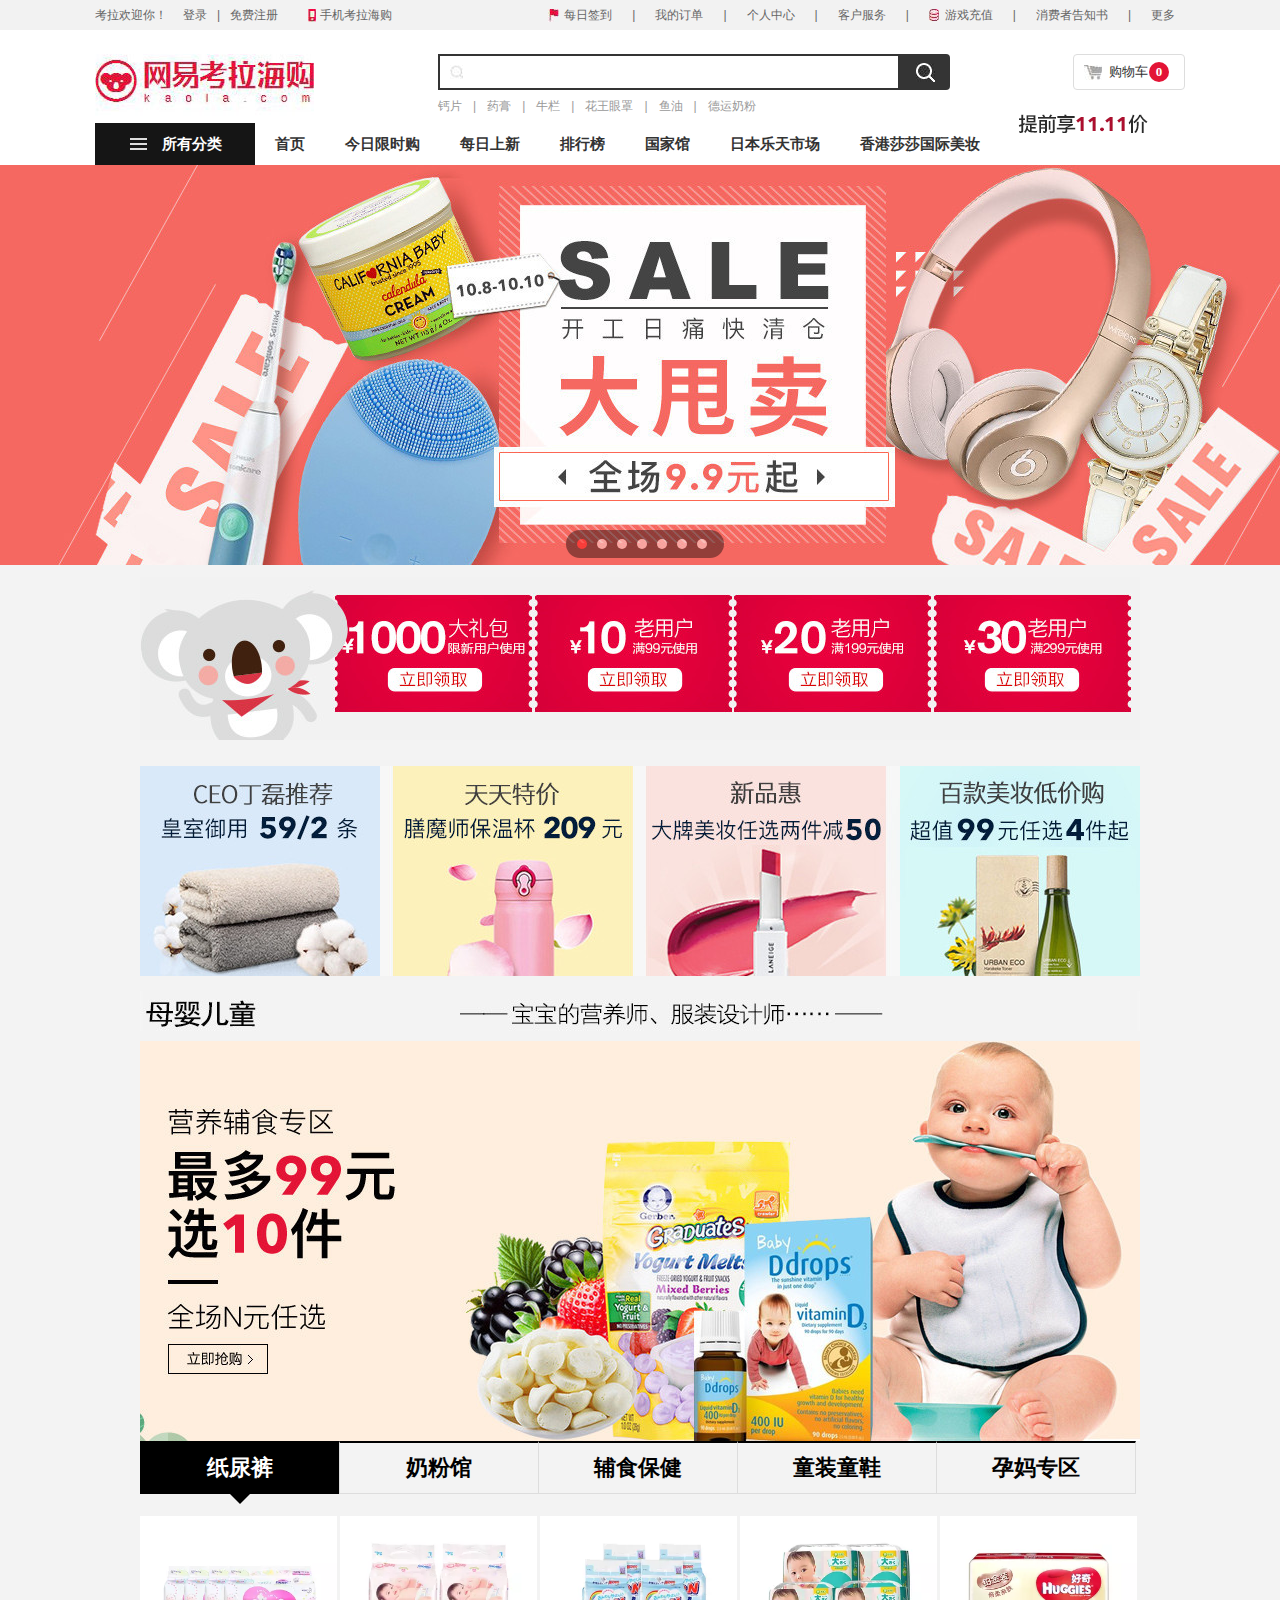
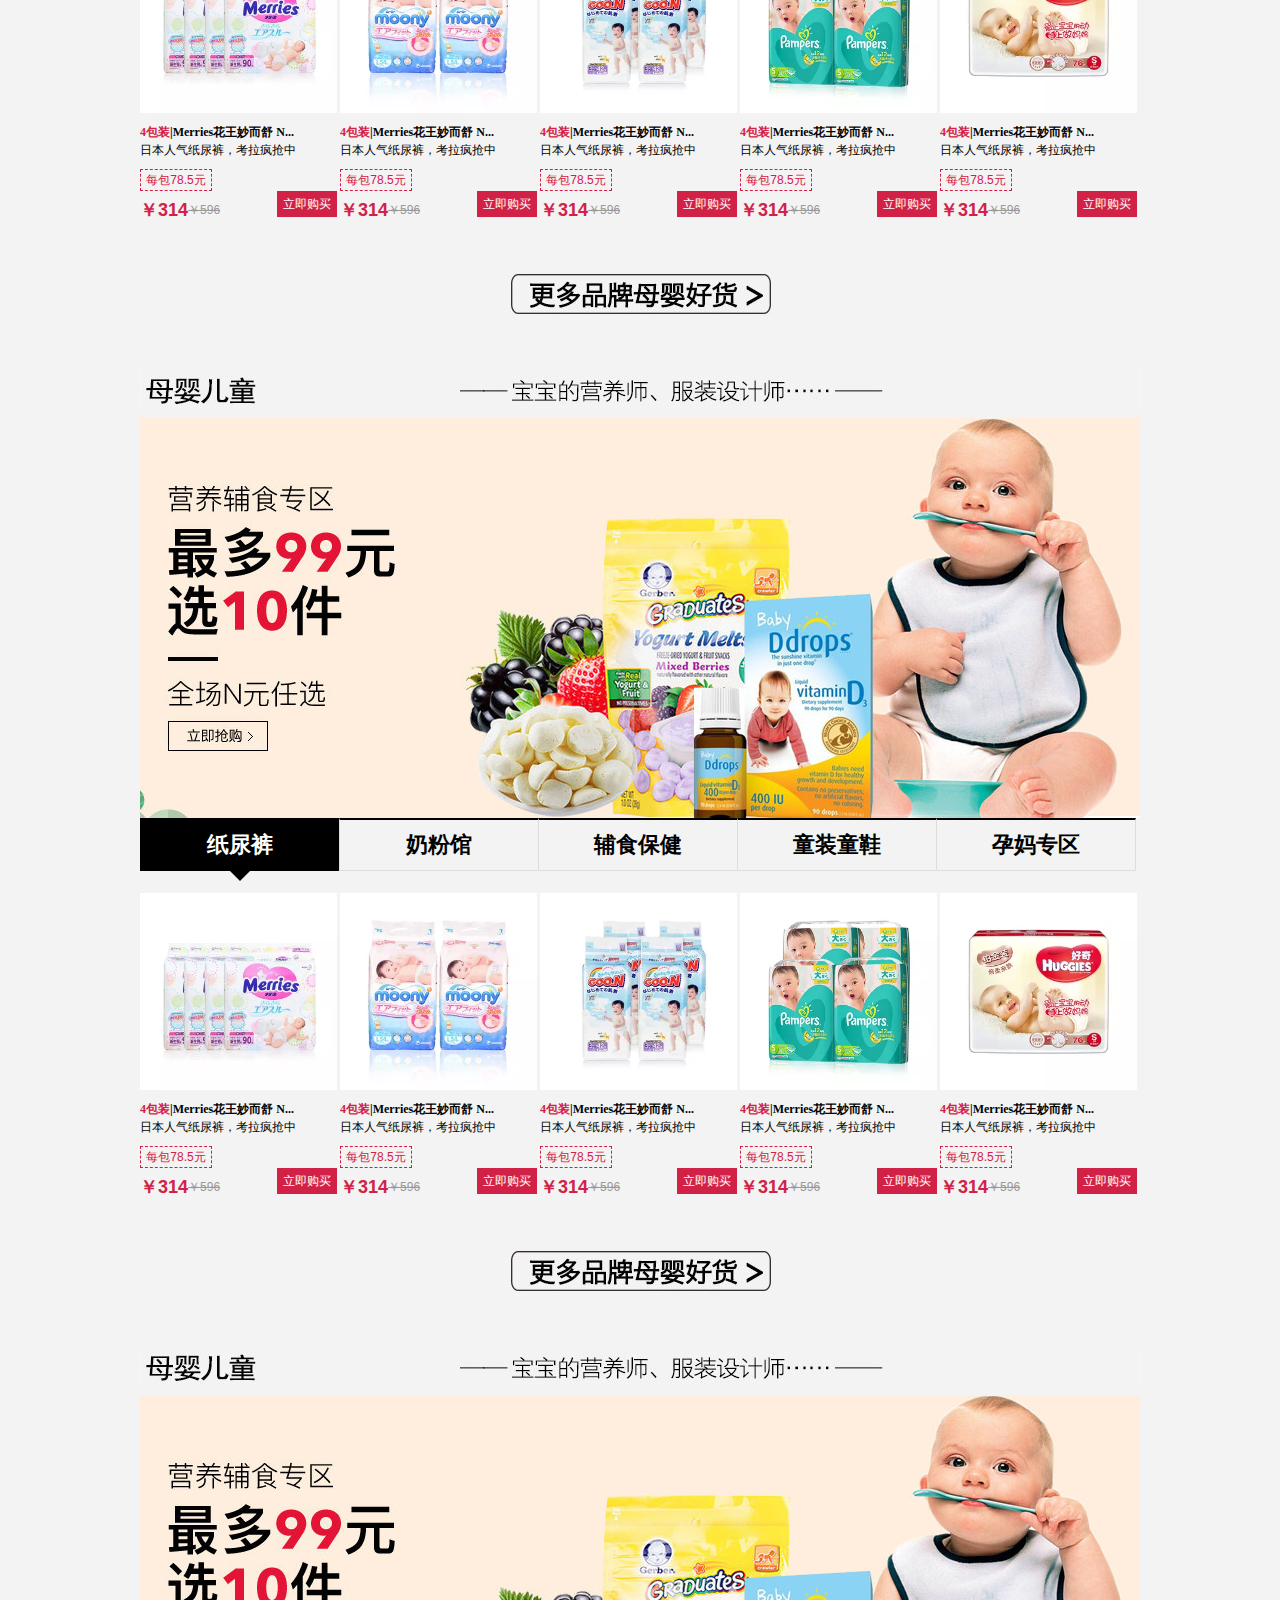
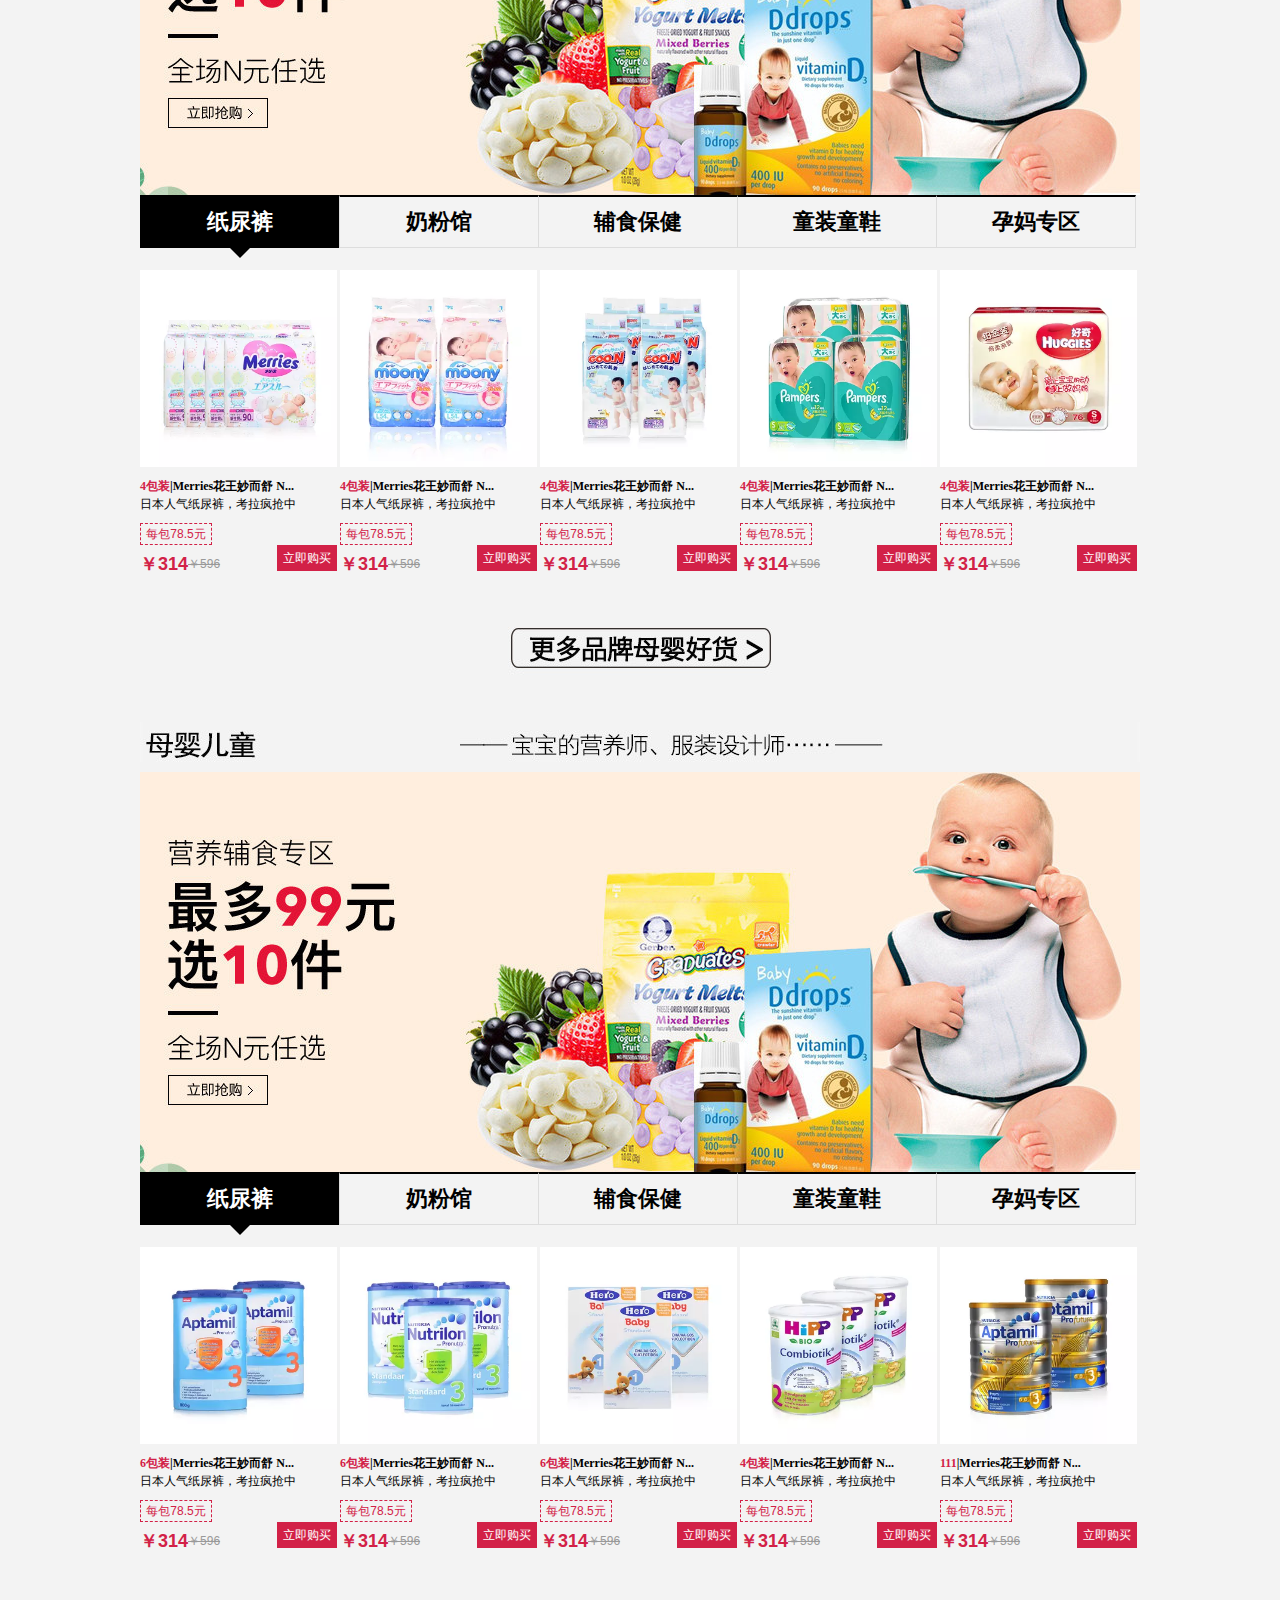
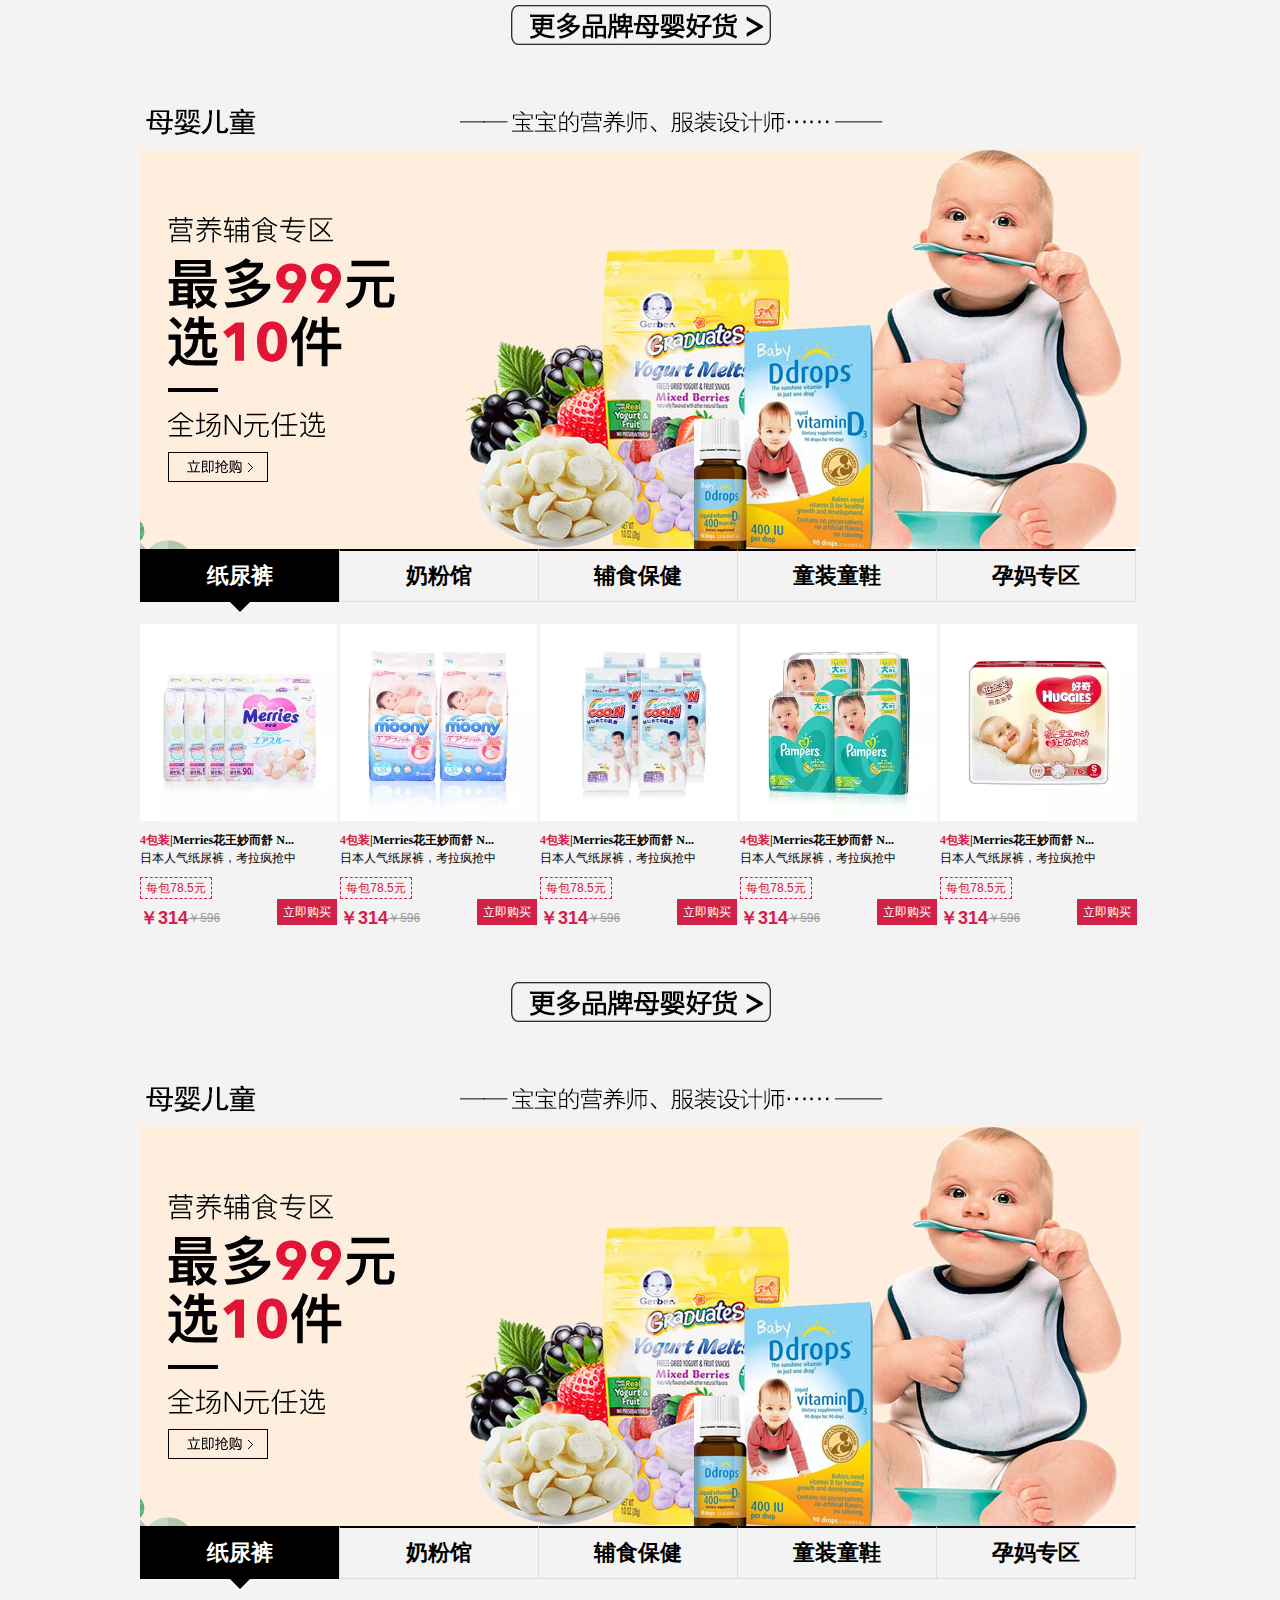
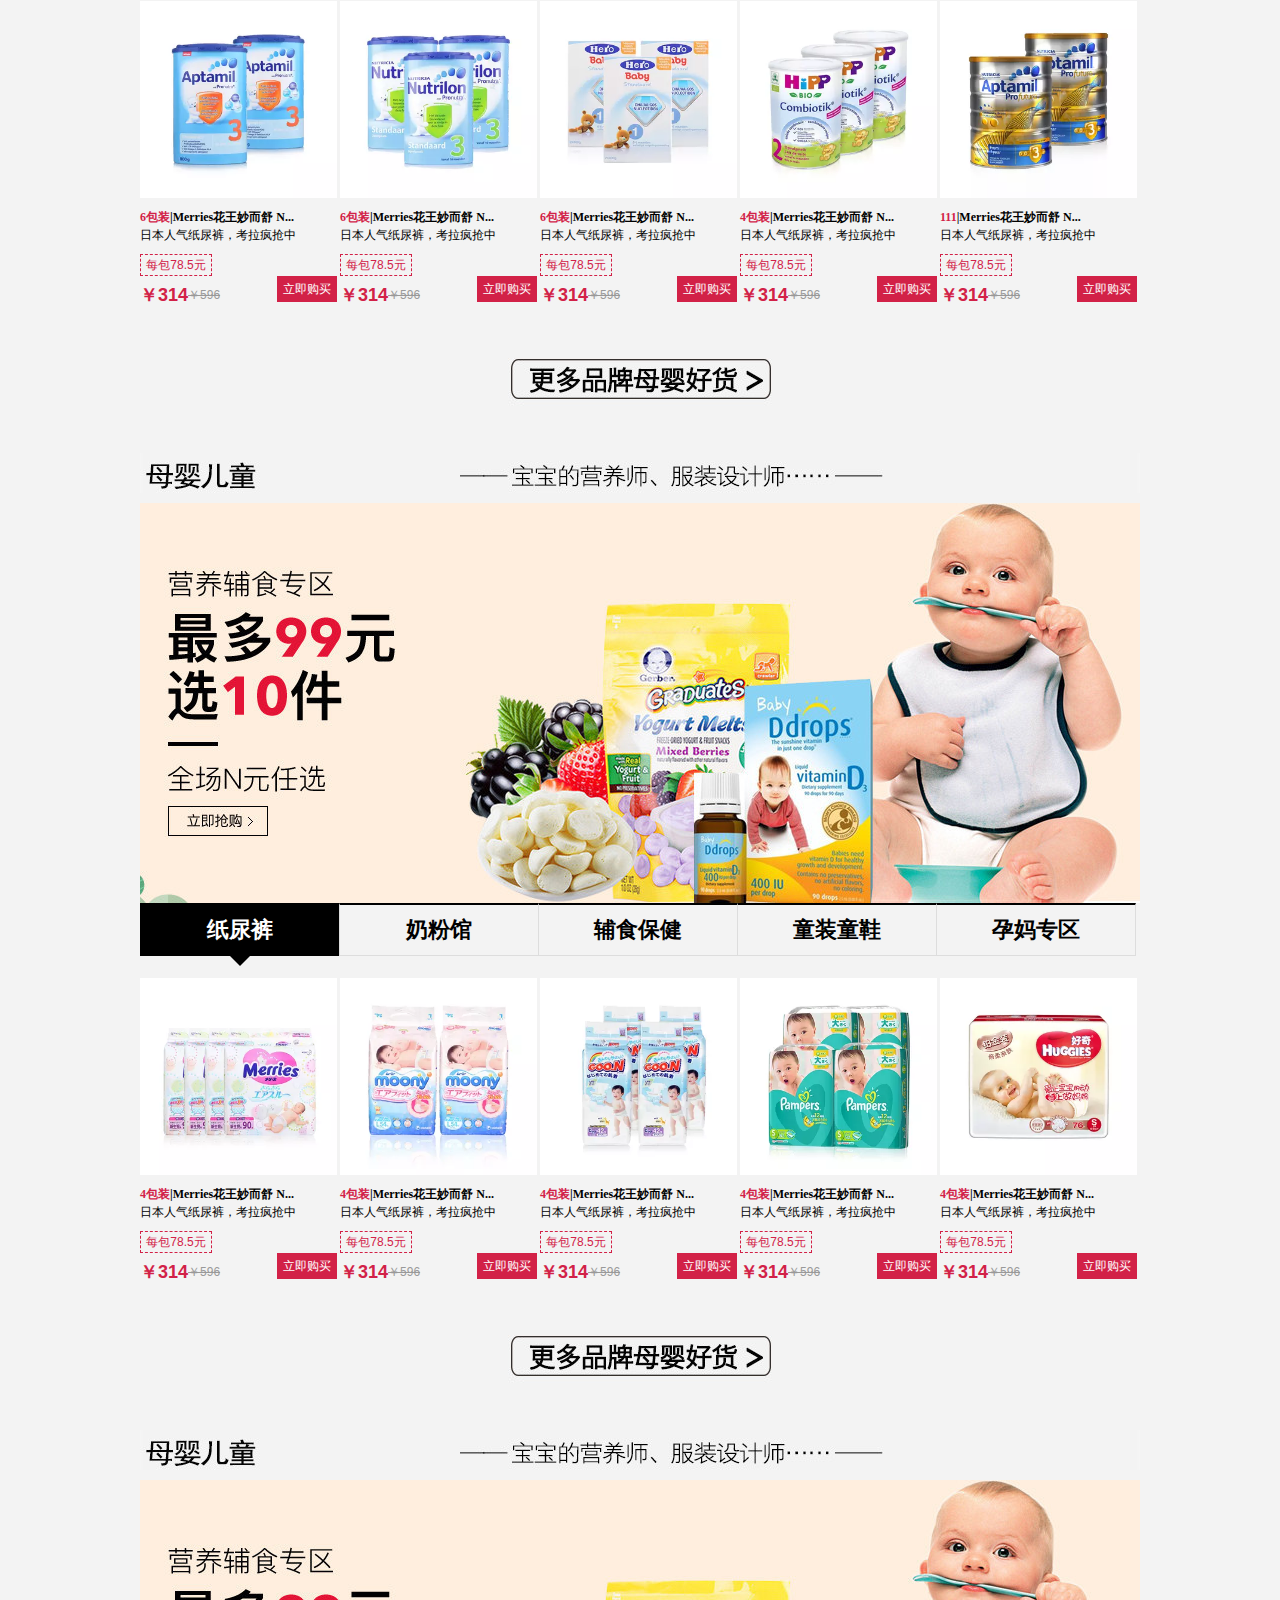
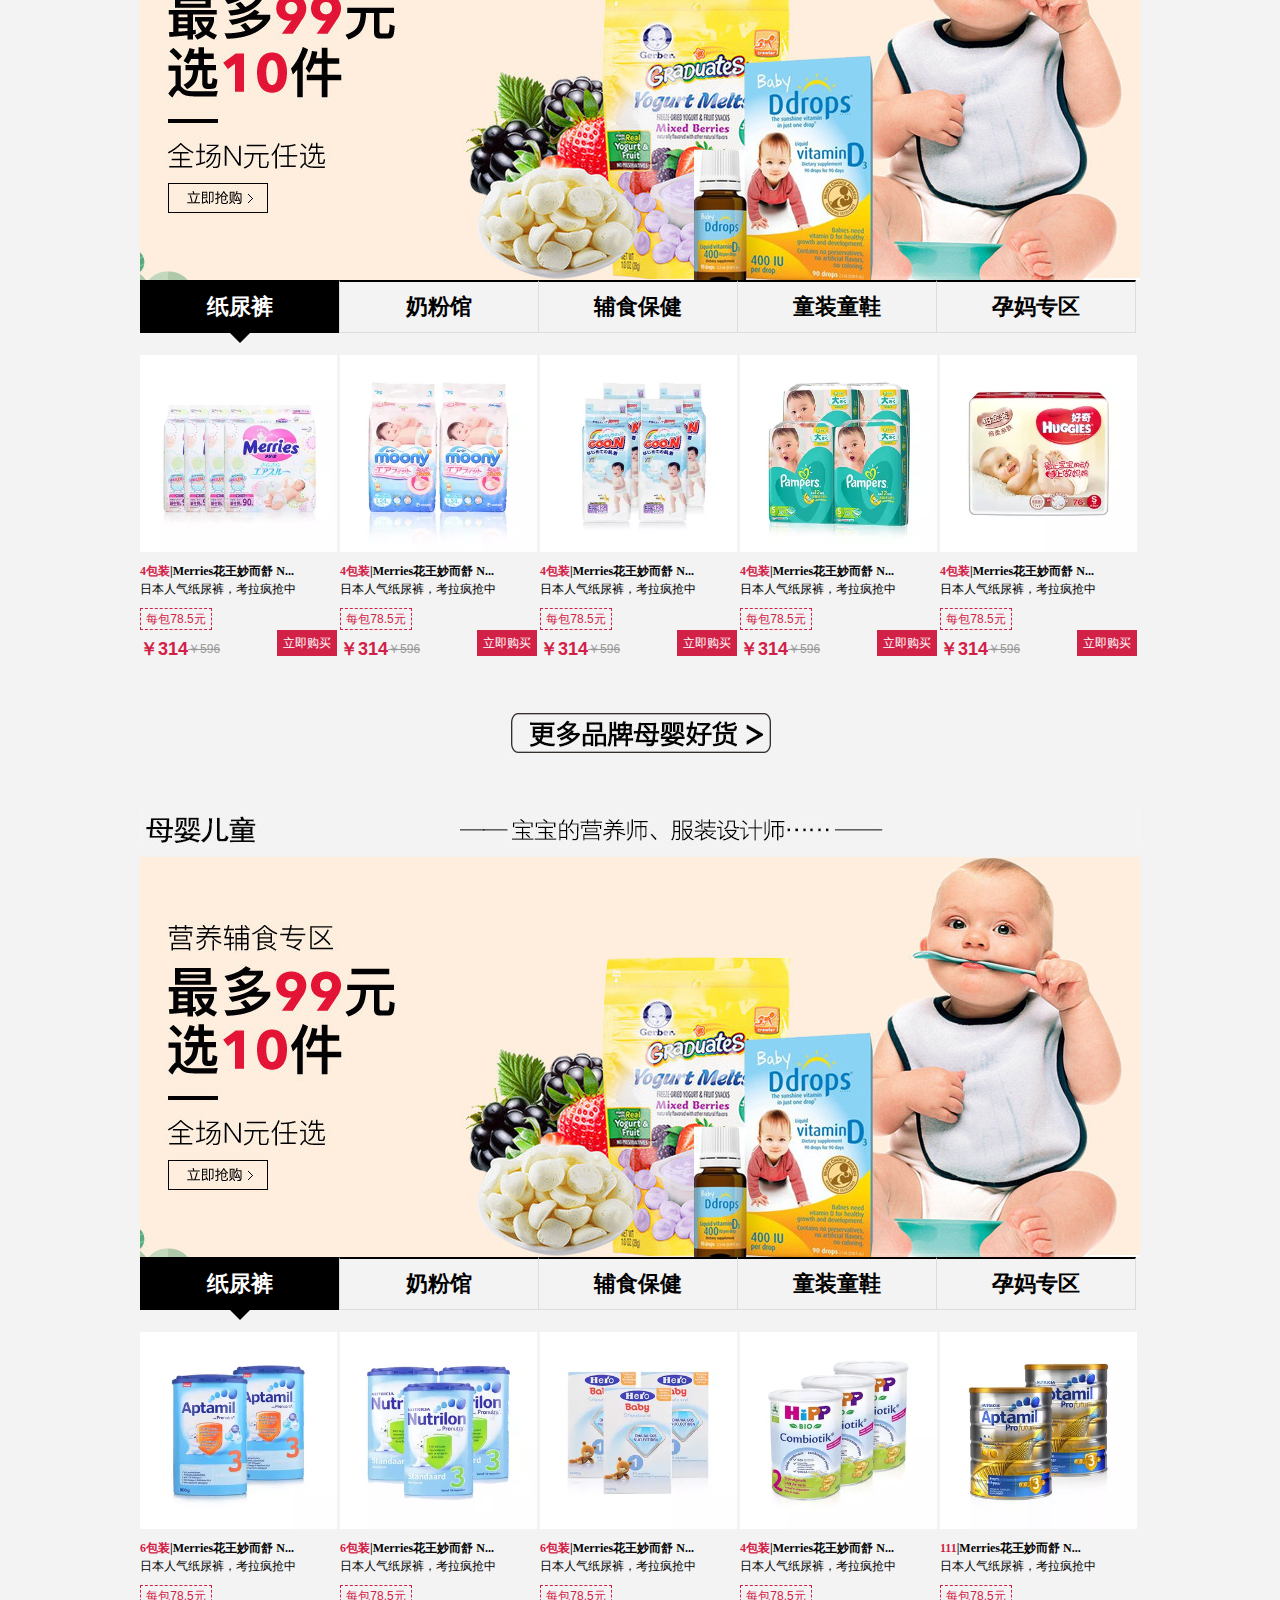
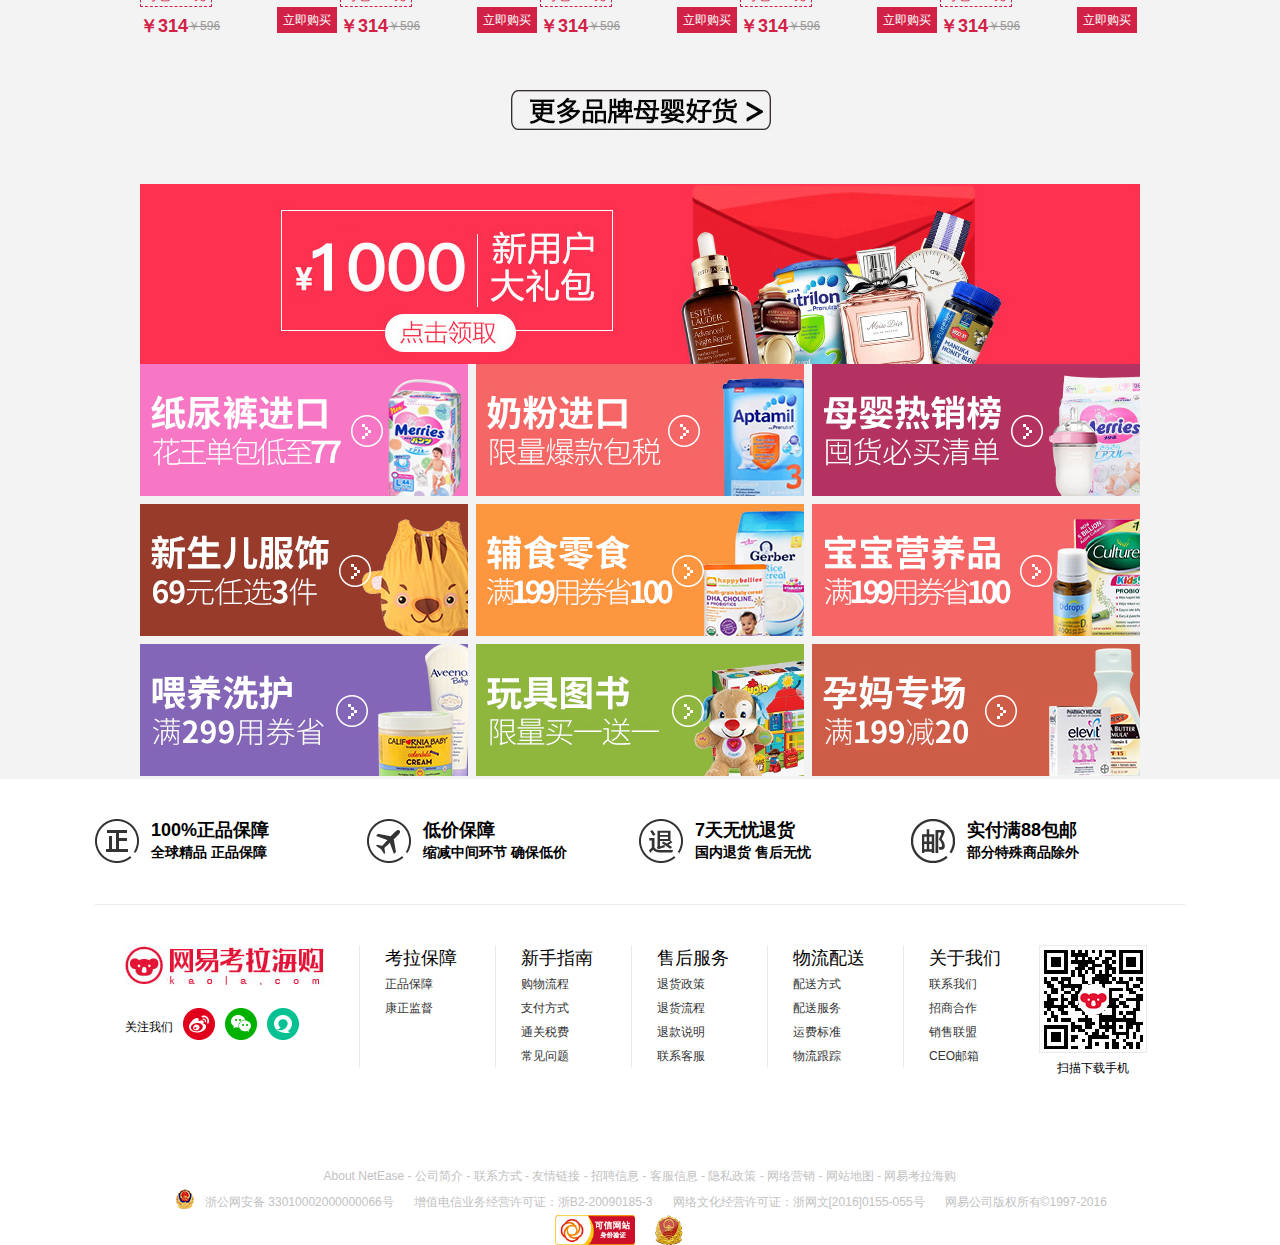
<file: xiangmu/index.html>
<!DOCTYPE html>
<html>
	<head>
		<meta charset="utf-8" />
		<title>网易考拉海购</title>
	</head>
		<link rel="stylesheet" type="text/css" href="css/index.css"/>
		<link rel="stylesheet" type="text/css" href="css/public.css"/>
		
		<script type="text/javascript" src="js/jquery-1.11.0.js"></script>
		<script type="text/javascript" src="js/index.js"></script>
	<body>
		<!--顶部-->
		<div id="top_box">
			<div id="top_content" class="top-content">
				<a href="#">考拉欢迎你！</a>
				<a href="enter.html" target="_blank" id="enter_win">登录</a>
				<span class="fenge">|</span>
				<a href="register.html" target="_blank" id="reg_win">免费注册</a>
				<a href="#" id="phon_win">手机考拉海购</a>
				<ul>
					<li><a href="#" class="every">每日签到</a></li>
					<span class="fenge">|</span>
					<li><a href="#" >我的订单</a></li>
					<span class="fenge">|</span>
					<li id="percen"><a href="#">个人中心</a>
					</li>
					<span class="fenge">|</span>
					<li id="cliser"><a href="#" >客户服务</a>	
					</li>
					<span class="fenge">|</span>
					<li><a href="#" class="gamemo">游戏充值</a></li>
					<span class="fenge">|</span>
					<li><a href="#">消费者告知书</a></li>
					<span class="fenge">|</span>
					<li id="more"><a href="">更多</a></li>
				</ul>
				<!--个人中心下拉框-->
				<div id="percenC" class="percenC">
						<a href="#">我的优惠券</a>
						<a href="#">我的考拉豆</a>
						<span class="filg"></span>
						<a href="#">账户安全</a>
						<a href="#">我的实名认证</a>
						<span class="filg"> </span>
						<a href="#">我收藏的商品</a>
						<a href="#">我关注的品牌</a>
						<span class="filg"></span>
						<a href="#">售后管理</a>
				</div>
				<!--客户服务下拉框-->
				<div id="cliserC" class="cliserC">
						<a href="#">联系客服</a>
						<a href="#">服务中心</a>
				</div>
				<!--更多-->
				<div id="moreC" class="moreC">
					<a href="#">收藏本站</a>
					<span class="filg"></span>
					<a href="#">新浪微博</a>
					<a href="#">微信公众号</a>
					<a href="#">易信公众号</a>
					<span class="filg"> </span>
					<a href="#">招商合作</a>
					<span class="filg"></span>
					<a href="#">售后管理</a>
				</div>
			</div>
		</div>
		<!--head等部分-->
		<head_box>
			<div id="head_content" class="head-content">
				<!--logo-->
				<a id="logo" href="#" ><img  src="images/head_03.jpg" alt="网易考拉海购" /></a>
				<!--搜索框-->
				<div class="inp" >
					<input type="text" name="" id="" value="" />
				</div>
				<span class="search" ></span>
				<!--购物车-->
				<a class="buycar" href="buyCar.html" target="_blank">
					<span>购物车</span>
					<b class="carNum">0</b>
				</a>
				<!--搜索栏下方提示表-->
				<ul class="smlist">	
					<li><a href="#">钙片</a></li><span class="fen">|</span>
					<li><a href="#">药膏</a></li><span class="fen">|</span>
					<li><a href="#">牛栏</a></li><span class="fen">|</span>
					<li><a href="#">花王眼罩</a></li><span class="fen">|</span>
					<li><a href="#">鱼油</a></li><span class="fen">|</span>
					<li><a href="#">德运奶粉</a></li>
				</ul>
				<!--naver-->
				<ul class="naver">
					<li class="typeall">
						<div>
							<i></i>
							<i></i>
							<i></i>
						</div>
						<a href="#">所有分类</a>
					</li>
					<li><a href="#">首页</a></li>
					<li><a href="#">今日限时购</a></li>
					<li><a href="#">每日上新</a></li>
					<li><a href="#">排行榜</a></li>
					<li><a href="#">国家馆</a></li>
					<li><a href="#">日本乐天市场</a></li>
					<li><a href="#">香港莎莎国际美妆</a></li>
				</ul>
				<img src="img-infmt/1111.gif" class="dobble" />
			</div>
			
		</head_box>
		
		<!--banner-->
		<div id="banner_box" class="banner-box">
			<!--所有种类的下拉列表-->
			<div class="typeallC">
				<ul>
					<li class="one"><span>母婴儿童</span><i>&gt;</i></li>
					<li class="two"><span>美容彩妆</span><i>&gt;</i></li>
					<li class="thr"><span>服饰鞋包</span><i>&gt;</i></li>
					<li class="four"><span>家具生活</span><i>&gt;</i></li>
					<li class="five"><span>营养保健</span><i>&gt;</i></li>
					<li class="six"><span>海外直邮</span><i>&gt;</i></li>
					<li class="seven"><span>数码家电</span><i>&gt;</i></li>
					<li class="eight"><span>环球美食</span><i>&gt;</i></li>
					<li class="nine"><span>户外运动</span><i>&gt;</i></li>
					<li class="ten"><span>水果生鲜</span><i>&gt;</i></li>
				</ul>
				<!--每一个子菜单对应的列表内容-->
				<div class="oneC">
					<div class="ssp-left">
					<p><a href="">奶粉</a></p>
					<div class="brand-1">
						<a href="#">爱他美</a><span>|</span><a href="#">牛栏</a><span>|</span>
						<a href="#">Hello Baby</a><span>|</span><a href="#">喜宝</a><br>
						<a href="#">可瑞康</a><span>|</span><a href="#">贝拉米</a><span>|</span>
						<a href="#">美林</a><span>|</span><a href="#">惠氏</a><span>|</span>
						<a href="#">泓乐</a><br>
						<a href="#">美赞臣</a><span>|</span>
						<a href="#">贝儿</a><span>|</span><a href="#">a2</a><span>|</span>
						<a href="#">雀巢</a><span>|</span><a href="#">1段</a><span>|</span>
						<a href="#">Pre段</a><br>
						<a href="#">2段</a><span>|</span>
						<a href="#">3段</a><span>|</span><a href="#">5段(2+)</a><span>|</span>
						<a href="#">4段（2+）</a><span>|</span><a href="#">6段</a><span>|</span>
					</div>
					<p><a href="">奶粉</a></p>
					<div class="brand-2">
						<a href="#">爱他美</a><span>|</span><a href="#">牛栏</a><span>|</span>
						<a href="#">Hello Baby</a><span>|</span><a href="#">喜宝</a><br>
						<a href="#">可瑞康</a><span>|</span><a href="#">贝拉米</a><span>|</span>
						<a href="#">美林</a><span>|</span><a href="#">惠氏</a><span>|</span>
						<a href="#">泓乐</a><br>
						<a href="#">美赞臣</a><span>|</span>
						<a href="#">贝儿</a><span>|</span><a href="#">a2</a><span>|</span>
						<a href="#">雀巢</a><span>|</span><a href="#">1段</a><span>|</span>
						<a href="#">Pre段</a><br>
					</div>
					<p><a href="">奶粉</a></p>
					<div class="brand-3">
						<a href="#">爱他美</a><span>|</span><a href="#">牛栏</a><span>|</span>
						<a href="#">Hello Baby</a><span>|</span><a href="#">喜宝</a><br>
					</div>
				</div>		
				<div class="ssp-right">
					<p><a href="">奶粉</a></p>
					<div class="brand-1">
						<a href="#">爱他美</a><span>|</span><a href="#">牛栏</a><span>|</span>
						<a href="#">Hello Baby</a><span>|</span><a href="#">喜宝</a><br>
						<a href="#">可瑞康</a><span>|</span><a href="#">贝拉米</a><span>|</span>
						<a href="#">美林</a><span>|</span><a href="#">惠氏</a><span>|</span>
						<a href="#">泓乐</a><br>
						<a href="#">美赞臣</a><span>|</span>
						<a href="#">贝儿</a><span>|</span><a href="#">a2</a><span>|</span>
						<a href="#">雀巢</a><span>|</span><a href="#">1段</a><span>|</span>
						<a href="#">Pre段</a><br>
						<a href="#">2段</a><span>|</span>
						<a href="#">3段</a><span>|</span><a href="#">5段(2+)</a><span>|</span>
						<a href="#">4段（2+）</a><span>|</span><a href="#">6段</a><span>|</span>
					</div>
					<p><a href="">奶粉</a></p>
					<div class="brand-2">
						<a href="#">爱他美</a><span>|</span><a href="#">牛栏</a><span>|</span>
						<a href="#">Hello Baby</a><span>|</span><a href="#">喜宝</a><br>
						<a href="#">可瑞康</a><span>|</span><a href="#">贝拉米</a><span>|</span>
						<a href="#">美林</a><span>|</span><a href="#">惠氏</a><span>|</span>
						<a href="#">泓乐</a><br>
						<a href="#">美赞臣</a><span>|</span>
						<a href="#">贝儿</a><span>|</span><a href="#">a2</a><span>|</span>
						<a href="#">雀巢</a><span>|</span><a href="#">1段</a><span>|</span>
						<a href="#">Pre段</a><br>
					</div>
					<p><a href="">奶粉</a></p>
					<div class="brand-3">
						<a href="#">爱他美</a><span>|</span><a href="#">牛栏</a><span>|</span>
						<a href="#">Hello Baby</a><span>|</span><a href="#">喜宝</a><br>
					</div>
					</div>		
					<div class="ssp-logo">
						<a href="#"><img src="images/l1.jpg"/></a>
						<a href="#"><img src="images/l2.jpg"/></a>
						<a href="#"><img src="images/l3.jpg"/></a>
						<a href="#"><img src="images/l4.jpg"/></a>
						<a href="#"><img src="images/l5.jpg"/></a>
						<a href="#"><img src="images/l6.jpg"/></a>
						<a href="#"><img src="images/l7.jpg"/></a>
						<a href="#"><img src="images/l8.jpg"/></a>
						<a href="#"><img src="images/l9.jpg"/></a>
						<a href="#" class="Lerter"><img src="images/l0.jpg"/></a>
					</div>		
				</div>
				<div class="oneC">
					<div class="ssp-left">
					<p><a href="">护肤</a></p>
					<div class="brand-1">
						<a href="#">爱他美</a><span>|</span><a href="#">牛栏</a><span>|</span>
						<a href="#">Hello Baby</a><span>|</span><a href="#">喜宝</a><br>
						<a href="#">可瑞康</a><span>|</span><a href="#">贝拉米</a><span>|</span>
						<a href="#">美林</a><span>|</span><a href="#">惠氏</a><span>|</span>
						<a href="#">泓乐</a><br>
						<a href="#">美赞臣</a><span>|</span>
						<a href="#">贝儿</a><span>|</span><a href="#">a2</a><span>|</span>
						<a href="#">雀巢</a><span>|</span><a href="#">1段</a><span>|</span>
						<a href="#">Pre段</a><br>
						<a href="#">2段</a><span>|</span>
						<a href="#">3段</a><span>|</span><a href="#">5段(2+)</a><span>|</span>
						<a href="#">4段（2+）</a><span>|</span><a href="#">6段</a><span>|</span>
					</div>
					<p><a href="">奶粉</a></p>
					<div class="brand-2">
						<a href="#">爱他美</a><span>|</span><a href="#">牛栏</a><span>|</span>
						<a href="#">Hello Baby</a><span>|</span><a href="#">喜宝</a><br>
						<a href="#">可瑞康</a><span>|</span><a href="#">贝拉米</a><span>|</span>
						<a href="#">美林</a><span>|</span><a href="#">惠氏</a><span>|</span>
						<a href="#">泓乐</a><br>
						<a href="#">美赞臣</a><span>|</span>
						<a href="#">贝儿</a><span>|</span><a href="#">a2</a><span>|</span>
						<a href="#">雀巢</a><span>|</span><a href="#">1段</a><span>|</span>
						<a href="#">Pre段</a><br>
					</div>
					<p><a href="">奶粉</a></p>
					<div class="brand-3">
						<a href="#">爱他美</a><span>|</span><a href="#">牛栏</a><span>|</span>
						<a href="#">Hello Baby</a><span>|</span><a href="#">喜宝</a><br>
					</div>
				</div>		
				<div class="ssp-right">
					<p><a href="">奶粉</a></p>
					<div class="brand-1">
						<a href="#">爱他美</a><span>|</span><a href="#">牛栏</a><span>|</span>
						<a href="#">Hello Baby</a><span>|</span><a href="#">喜宝</a><br>
						<a href="#">可瑞康</a><span>|</span><a href="#">贝拉米</a><span>|</span>
						<a href="#">美林</a><span>|</span><a href="#">惠氏</a><span>|</span>
						<a href="#">泓乐</a><br>
						<a href="#">美赞臣</a><span>|</span>
						<a href="#">贝儿</a><span>|</span><a href="#">a2</a><span>|</span>
						<a href="#">雀巢</a><span>|</span><a href="#">1段</a><span>|</span>
						<a href="#">Pre段</a><br>
						<a href="#">2段</a><span>|</span>
						<a href="#">3段</a><span>|</span><a href="#">5段(2+)</a><span>|</span>
						<a href="#">4段（2+）</a><span>|</span><a href="#">6段</a><span>|</span>
					</div>
					<p><a href="">奶粉</a></p>
					<div class="brand-2">
						<a href="#">爱他美</a><span>|</span><a href="#">牛栏</a><span>|</span>
						<a href="#">Hello Baby</a><span>|</span><a href="#">喜宝</a><br>
						<a href="#">可瑞康</a><span>|</span><a href="#">贝拉米</a><span>|</span>
						<a href="#">美林</a><span>|</span><a href="#">惠氏</a><span>|</span>
						<a href="#">泓乐</a><br>
						<a href="#">美赞臣</a><span>|</span>
						<a href="#">贝儿</a><span>|</span><a href="#">a2</a><span>|</span>
						<a href="#">雀巢</a><span>|</span><a href="#">1段</a><span>|</span>
						<a href="#">Pre段</a><br>
					</div>
					<p><a href="">奶粉</a></p>
					<div class="brand-3">
						<a href="#">爱他美</a><span>|</span><a href="#">牛栏</a><span>|</span>
						<a href="#">Hello Baby</a><span>|</span><a href="#">喜宝</a><br>
					</div>
					</div>		
					<div class="ssp-logo">
						<a href="#"><img src="images/l1.jpg"/></a>
						<a href="#"><img src="images/l2.jpg"/></a>
						<a href="#"><img src="images/l3.jpg"/></a>
						<a href="#"><img src="images/l4.jpg"/></a>
						<a href="#"><img src="images/l5.jpg"/></a>
						<a href="#"><img src="images/l6.jpg"/></a>
						<a href="#"><img src="images/l7.jpg"/></a>
						<a href="#"><img src="images/l8.jpg"/></a>
						<a href="#"><img src="images/l9.jpg"/></a>
						<a href="#" class="Lerter"><img src="images/l0.jpg"/></a>
					</div>		
				</div>
				<div class="oneC">
					<div class="ssp-left">
					<p><a href="">精选大牌</a></p>
					<div class="brand-1">
						<a href="#">爱他美</a><span>|</span><a href="#">牛栏</a><span>|</span>
						<a href="#">Hello Baby</a><span>|</span><a href="#">喜宝</a><br>
						<a href="#">可瑞康</a><span>|</span><a href="#">贝拉米</a><span>|</span>
						<a href="#">美林</a><span>|</span><a href="#">惠氏</a><span>|</span>
						<a href="#">泓乐</a><br>
						<a href="#">美赞臣</a><span>|</span>
						<a href="#">贝儿</a><span>|</span><a href="#">a2</a><span>|</span>
						<a href="#">雀巢</a><span>|</span><a href="#">1段</a><span>|</span>
						<a href="#">Pre段</a><br>
						<a href="#">2段</a><span>|</span>
						<a href="#">3段</a><span>|</span><a href="#">5段(2+)</a><span>|</span>
						<a href="#">4段（2+）</a><span>|</span><a href="#">6段</a><span>|</span>
					</div>
					<p><a href="">奶粉</a></p>
					<div class="brand-2">
						<a href="#">爱他美</a><span>|</span><a href="#">牛栏</a><span>|</span>
						<a href="#">Hello Baby</a><span>|</span><a href="#">喜宝</a><br>
						<a href="#">可瑞康</a><span>|</span><a href="#">贝拉米</a><span>|</span>
						<a href="#">美林</a><span>|</span><a href="#">惠氏</a><span>|</span>
						<a href="#">泓乐</a><br>
						<a href="#">美赞臣</a><span>|</span>
						<a href="#">贝儿</a><span>|</span><a href="#">a2</a><span>|</span>
						<a href="#">雀巢</a><span>|</span><a href="#">1段</a><span>|</span>
						<a href="#">Pre段</a><br>
					</div>
					<p><a href="">奶粉</a></p>
					<div class="brand-3">
						<a href="#">爱他美</a><span>|</span><a href="#">牛栏</a><span>|</span>
						<a href="#">Hello Baby</a><span>|</span><a href="#">喜宝</a><br>
					</div>
				</div>		
				<div class="ssp-right">
					<p><a href="">奶粉</a></p>
					<div class="brand-1">
						<a href="#">爱他美</a><span>|</span><a href="#">牛栏</a><span>|</span>
						<a href="#">Hello Baby</a><span>|</span><a href="#">喜宝</a><br>
						<a href="#">可瑞康</a><span>|</span><a href="#">贝拉米</a><span>|</span>
						<a href="#">美林</a><span>|</span><a href="#">惠氏</a><span>|</span>
						<a href="#">泓乐</a><br>
						<a href="#">美赞臣</a><span>|</span>
						<a href="#">贝儿</a><span>|</span><a href="#">a2</a><span>|</span>
						<a href="#">雀巢</a><span>|</span><a href="#">1段</a><span>|</span>
						<a href="#">Pre段</a><br>
						<a href="#">2段</a><span>|</span>
						<a href="#">3段</a><span>|</span><a href="#">5段(2+)</a><span>|</span>
						<a href="#">4段（2+）</a><span>|</span><a href="#">6段</a><span>|</span>
					</div>
					<p><a href="">奶粉</a></p>
					<div class="brand-2">
						<a href="#">爱他美</a><span>|</span><a href="#">牛栏</a><span>|</span>
						<a href="#">Hello Baby</a><span>|</span><a href="#">喜宝</a><br>
						<a href="#">可瑞康</a><span>|</span><a href="#">贝拉米</a><span>|</span>
						<a href="#">美林</a><span>|</span><a href="#">惠氏</a><span>|</span>
						<a href="#">泓乐</a><br>
						<a href="#">美赞臣</a><span>|</span>
						<a href="#">贝儿</a><span>|</span><a href="#">a2</a><span>|</span>
						<a href="#">雀巢</a><span>|</span><a href="#">1段</a><span>|</span>
						<a href="#">Pre段</a><br>
					</div>
					<p><a href="">奶粉</a></p>
					<div class="brand-3">
						<a href="#">爱他美</a><span>|</span><a href="#">牛栏</a><span>|</span>
						<a href="#">Hello Baby</a><span>|</span><a href="#">喜宝</a><br>
					</div>
					</div>		
					<div class="ssp-logo">
						<a href="#"><img src="images/l1.jpg"/></a>
						<a href="#"><img src="images/l2.jpg"/></a>
						<a href="#"><img src="images/l3.jpg"/></a>
						<a href="#"><img src="images/l4.jpg"/></a>
						<a href="#"><img src="images/l5.jpg"/></a>
						<a href="#"><img src="images/l6.jpg"/></a>
						<a href="#"><img src="images/l7.jpg"/></a>
						<a href="#"><img src="images/l8.jpg"/></a>
						<a href="#"><img src="images/l9.jpg"/></a>
						<a href="#" class="Lerter"><img src="images/l0.jpg"/></a>
					</div>		
				</div>
				<div class="oneC">
					<div class="ssp-left">
					<p><a href="">个人洗护</a></p>
					<div class="brand-1">
						<a href="#">爱他美</a><span>|</span><a href="#">牛栏</a><span>|</span>
						<a href="#">Hello Baby</a><span>|</span><a href="#">喜宝</a><br>
						<a href="#">可瑞康</a><span>|</span><a href="#">贝拉米</a><span>|</span>
						<a href="#">美林</a><span>|</span><a href="#">惠氏</a><span>|</span>
						<a href="#">泓乐</a><br>
						<a href="#">美赞臣</a><span>|</span>
						<a href="#">贝儿</a><span>|</span><a href="#">a2</a><span>|</span>
						<a href="#">雀巢</a><span>|</span><a href="#">1段</a><span>|</span>
						<a href="#">Pre段</a><br>
						<a href="#">2段</a><span>|</span>
						<a href="#">3段</a><span>|</span><a href="#">5段(2+)</a><span>|</span>
						<a href="#">4段（2+）</a><span>|</span><a href="#">6段</a><span>|</span>
					</div>
					<p><a href="">奶粉</a></p>
					<div class="brand-2">
						<a href="#">爱他美</a><span>|</span><a href="#">牛栏</a><span>|</span>
						<a href="#">Hello Baby</a><span>|</span><a href="#">喜宝</a><br>
						<a href="#">可瑞康</a><span>|</span><a href="#">贝拉米</a><span>|</span>
						<a href="#">美林</a><span>|</span><a href="#">惠氏</a><span>|</span>
						<a href="#">泓乐</a><br>
						<a href="#">美赞臣</a><span>|</span>
						<a href="#">贝儿</a><span>|</span><a href="#">a2</a><span>|</span>
						<a href="#">雀巢</a><span>|</span><a href="#">1段</a><span>|</span>
						<a href="#">Pre段</a><br>
					</div>
					<p><a href="">奶粉</a></p>
					<div class="brand-3">
						<a href="#">爱他美</a><span>|</span><a href="#">牛栏</a><span>|</span>
						<a href="#">Hello Baby</a><span>|</span><a href="#">喜宝</a><br>
					</div>
				</div>		
				<div class="ssp-right">
					<p><a href="">奶粉</a></p>
					<div class="brand-1">
						<a href="#">爱他美</a><span>|</span><a href="#">牛栏</a><span>|</span>
						<a href="#">Hello Baby</a><span>|</span><a href="#">喜宝</a><br>
						<a href="#">可瑞康</a><span>|</span><a href="#">贝拉米</a><span>|</span>
						<a href="#">美林</a><span>|</span><a href="#">惠氏</a><span>|</span>
						<a href="#">泓乐</a><br>
						<a href="#">美赞臣</a><span>|</span>
						<a href="#">贝儿</a><span>|</span><a href="#">a2</a><span>|</span>
						<a href="#">雀巢</a><span>|</span><a href="#">1段</a><span>|</span>
						<a href="#">Pre段</a><br>
						<a href="#">2段</a><span>|</span>
						<a href="#">3段</a><span>|</span><a href="#">5段(2+)</a><span>|</span>
						<a href="#">4段（2+）</a><span>|</span><a href="#">6段</a><span>|</span>
					</div>
					<p><a href="">奶粉</a></p>
					<div class="brand-2">
						<a href="#">爱他美</a><span>|</span><a href="#">牛栏</a><span>|</span>
						<a href="#">Hello Baby</a><span>|</span><a href="#">喜宝</a><br>
						<a href="#">可瑞康</a><span>|</span><a href="#">贝拉米</a><span>|</span>
						<a href="#">美林</a><span>|</span><a href="#">惠氏</a><span>|</span>
						<a href="#">泓乐</a><br>
						<a href="#">美赞臣</a><span>|</span>
						<a href="#">贝儿</a><span>|</span><a href="#">a2</a><span>|</span>
						<a href="#">雀巢</a><span>|</span><a href="#">1段</a><span>|</span>
						<a href="#">Pre段</a><br>
					</div>
					<p><a href="">奶粉</a></p>
					<div class="brand-3">
						<a href="#">爱他美</a><span>|</span><a href="#">牛栏</a><span>|</span>
						<a href="#">Hello Baby</a><span>|</span><a href="#">喜宝</a><br>
					</div>
					</div>		
					<div class="ssp-logo">
						<a href="#"><img src="images/l1.jpg"/></a>
						<a href="#"><img src="images/l2.jpg"/></a>
						<a href="#"><img src="images/l3.jpg"/></a>
						<a href="#"><img src="images/l4.jpg"/></a>
						<a href="#"><img src="images/l5.jpg"/></a>
						<a href="#"><img src="images/l6.jpg"/></a>
						<a href="#"><img src="images/l7.jpg"/></a>
						<a href="#"><img src="images/l8.jpg"/></a>
						<a href="#"><img src="images/l9.jpg"/></a>
						<a href="#" class="Lerter"><img src="images/l0.jpg"/></a>
					</div>		
				</div>
				<div class="oneC">
					<div class="ssp-left">
					<p><a href="">营养补充</a></p>
					<div class="brand-1">
						<a href="#">爱他美</a><span>|</span><a href="#">牛栏</a><span>|</span>
						<a href="#">Hello Baby</a><span>|</span><a href="#">喜宝</a><br>
						<a href="#">可瑞康</a><span>|</span><a href="#">贝拉米</a><span>|</span>
						<a href="#">美林</a><span>|</span><a href="#">惠氏</a><span>|</span>
						<a href="#">泓乐</a><br>
						<a href="#">美赞臣</a><span>|</span>
						<a href="#">贝儿</a><span>|</span><a href="#">a2</a><span>|</span>
						<a href="#">雀巢</a><span>|</span><a href="#">1段</a><span>|</span>
						<a href="#">Pre段</a><br>
						<a href="#">2段</a><span>|</span>
						<a href="#">3段</a><span>|</span><a href="#">5段(2+)</a><span>|</span>
						<a href="#">4段（2+）</a><span>|</span><a href="#">6段</a><span>|</span>
					</div>
					<p><a href="">奶粉</a></p>
					<div class="brand-2">
						<a href="#">爱他美</a><span>|</span><a href="#">牛栏</a><span>|</span>
						<a href="#">Hello Baby</a><span>|</span><a href="#">喜宝</a><br>
						<a href="#">可瑞康</a><span>|</span><a href="#">贝拉米</a><span>|</span>
						<a href="#">美林</a><span>|</span><a href="#">惠氏</a><span>|</span>
						<a href="#">泓乐</a><br>
						<a href="#">美赞臣</a><span>|</span>
						<a href="#">贝儿</a><span>|</span><a href="#">a2</a><span>|</span>
						<a href="#">雀巢</a><span>|</span><a href="#">1段</a><span>|</span>
						<a href="#">Pre段</a><br>
					</div>
					<p><a href="">奶粉</a></p>
					<div class="brand-3">
						<a href="#">爱他美</a><span>|</span><a href="#">牛栏</a><span>|</span>
						<a href="#">Hello Baby</a><span>|</span><a href="#">喜宝</a><br>
					</div>
				</div>		
				<div class="ssp-right">
					<p><a href="">奶粉</a></p>
					<div class="brand-1">
						<a href="#">爱他美</a><span>|</span><a href="#">牛栏</a><span>|</span>
						<a href="#">Hello Baby</a><span>|</span><a href="#">喜宝</a><br>
						<a href="#">可瑞康</a><span>|</span><a href="#">贝拉米</a><span>|</span>
						<a href="#">美林</a><span>|</span><a href="#">惠氏</a><span>|</span>
						<a href="#">泓乐</a><br>
						<a href="#">美赞臣</a><span>|</span>
						<a href="#">贝儿</a><span>|</span><a href="#">a2</a><span>|</span>
						<a href="#">雀巢</a><span>|</span><a href="#">1段</a><span>|</span>
						<a href="#">Pre段</a><br>
						<a href="#">2段</a><span>|</span>
						<a href="#">3段</a><span>|</span><a href="#">5段(2+)</a><span>|</span>
						<a href="#">4段（2+）</a><span>|</span><a href="#">6段</a><span>|</span>
					</div>
					<p><a href="">奶粉</a></p>
					<div class="brand-2">
						<a href="#">爱他美</a><span>|</span><a href="#">牛栏</a><span>|</span>
						<a href="#">Hello Baby</a><span>|</span><a href="#">喜宝</a><br>
						<a href="#">可瑞康</a><span>|</span><a href="#">贝拉米</a><span>|</span>
						<a href="#">美林</a><span>|</span><a href="#">惠氏</a><span>|</span>
						<a href="#">泓乐</a><br>
						<a href="#">美赞臣</a><span>|</span>
						<a href="#">贝儿</a><span>|</span><a href="#">a2</a><span>|</span>
						<a href="#">雀巢</a><span>|</span><a href="#">1段</a><span>|</span>
						<a href="#">Pre段</a><br>
					</div>
					<p><a href="">奶粉</a></p>
					<div class="brand-3">
						<a href="#">爱他美</a><span>|</span><a href="#">牛栏</a><span>|</span>
						<a href="#">Hello Baby</a><span>|</span><a href="#">喜宝</a><br>
					</div>
					</div>		
					<div class="ssp-logo">
						<a href="#"><img src="images/l1.jpg"/></a>
						<a href="#"><img src="images/l2.jpg"/></a>
						<a href="#"><img src="images/l3.jpg"/></a>
						<a href="#"><img src="images/l4.jpg"/></a>
						<a href="#"><img src="images/l5.jpg"/></a>
						<a href="#"><img src="images/l6.jpg"/></a>
						<a href="#"><img src="images/l7.jpg"/></a>
						<a href="#"><img src="images/l8.jpg"/></a>
						<a href="#"><img src="images/l9.jpg"/></a>
						<a href="#" class="Lerter"><img src="images/l0.jpg"/></a>
					</div>		
				</div>
				<div class="oneC">
					<div class="ssp-left">
					<p><a href="">母婴专区</a></p>
					<div class="brand-1">
						<a href="#">爱他美</a><span>|</span><a href="#">牛栏</a><span>|</span>
						<a href="#">Hello Baby</a><span>|</span><a href="#">喜宝</a><br>
						<a href="#">可瑞康</a><span>|</span><a href="#">贝拉米</a><span>|</span>
						<a href="#">美林</a><span>|</span><a href="#">惠氏</a><span>|</span>
						<a href="#">泓乐</a><br>
						<a href="#">美赞臣</a><span>|</span>
						<a href="#">贝儿</a><span>|</span><a href="#">a2</a><span>|</span>
						<a href="#">雀巢</a><span>|</span><a href="#">1段</a><span>|</span>
						<a href="#">Pre段</a><br>
						<a href="#">2段</a><span>|</span>
						<a href="#">3段</a><span>|</span><a href="#">5段(2+)</a><span>|</span>
						<a href="#">4段（2+）</a><span>|</span><a href="#">6段</a><span>|</span>
					</div>
					<p><a href="">奶粉</a></p>
					<div class="brand-2">
						<a href="#">爱他美</a><span>|</span><a href="#">牛栏</a><span>|</span>
						<a href="#">Hello Baby</a><span>|</span><a href="#">喜宝</a><br>
						<a href="#">可瑞康</a><span>|</span><a href="#">贝拉米</a><span>|</span>
						<a href="#">美林</a><span>|</span><a href="#">惠氏</a><span>|</span>
						<a href="#">泓乐</a><br>
						<a href="#">美赞臣</a><span>|</span>
						<a href="#">贝儿</a><span>|</span><a href="#">a2</a><span>|</span>
						<a href="#">雀巢</a><span>|</span><a href="#">1段</a><span>|</span>
						<a href="#">Pre段</a><br>
					</div>
					<p><a href="">奶粉</a></p>
					<div class="brand-3">
						<a href="#">爱他美</a><span>|</span><a href="#">牛栏</a><span>|</span>
						<a href="#">Hello Baby</a><span>|</span><a href="#">喜宝</a><br>
					</div>
				</div>		
				<div class="ssp-right">
					<p><a href="">奶粉</a></p>
					<div class="brand-1">
						<a href="#">爱他美</a><span>|</span><a href="#">牛栏</a><span>|</span>
						<a href="#">Hello Baby</a><span>|</span><a href="#">喜宝</a><br>
						<a href="#">可瑞康</a><span>|</span><a href="#">贝拉米</a><span>|</span>
						<a href="#">美林</a><span>|</span><a href="#">惠氏</a><span>|</span>
						<a href="#">泓乐</a><br>
						<a href="#">美赞臣</a><span>|</span>
						<a href="#">贝儿</a><span>|</span><a href="#">a2</a><span>|</span>
						<a href="#">雀巢</a><span>|</span><a href="#">1段</a><span>|</span>
						<a href="#">Pre段</a><br>
						<a href="#">2段</a><span>|</span>
						<a href="#">3段</a><span>|</span><a href="#">5段(2+)</a><span>|</span>
						<a href="#">4段（2+）</a><span>|</span><a href="#">6段</a><span>|</span>
					</div>
					<p><a href="">奶粉</a></p>
					<div class="brand-2">
						<a href="#">爱他美</a><span>|</span><a href="#">牛栏</a><span>|</span>
						<a href="#">Hello Baby</a><span>|</span><a href="#">喜宝</a><br>
						<a href="#">可瑞康</a><span>|</span><a href="#">贝拉米</a><span>|</span>
						<a href="#">美林</a><span>|</span><a href="#">惠氏</a><span>|</span>
						<a href="#">泓乐</a><br>
						<a href="#">美赞臣</a><span>|</span>
						<a href="#">贝儿</a><span>|</span><a href="#">a2</a><span>|</span>
						<a href="#">雀巢</a><span>|</span><a href="#">1段</a><span>|</span>
						<a href="#">Pre段</a><br>
					</div>
					<p><a href="">奶粉</a></p>
					<div class="brand-3">
						<a href="#">爱他美</a><span>|</span><a href="#">牛栏</a><span>|</span>
						<a href="#">Hello Baby</a><span>|</span><a href="#">喜宝</a><br>
					</div>
					</div>		
					<div class="ssp-logo">
						<a href="#"><img src="images/l1.jpg"/></a>
						<a href="#"><img src="images/l2.jpg"/></a>
						<a href="#"><img src="images/l3.jpg"/></a>
						<a href="#"><img src="images/l4.jpg"/></a>
						<a href="#"><img src="images/l5.jpg"/></a>
						<a href="#"><img src="images/l6.jpg"/></a>
						<a href="#"><img src="images/l7.jpg"/></a>
						<a href="#"><img src="images/l8.jpg"/></a>
						<a href="#"><img src="images/l9.jpg"/></a>
						<a href="#" class="Lerter"><img src="images/l0.jpg"/></a>
					</div>		
				</div>
				<div class="oneC">
					<div class="ssp-left">
					<p><a href="">手机/配件</a></p>
					<div class="brand-1">
						<a href="#">爱他美</a><span>|</span><a href="#">牛栏</a><span>|</span>
						<a href="#">Hello Baby</a><span>|</span><a href="#">喜宝</a><br>
						<a href="#">可瑞康</a><span>|</span><a href="#">贝拉米</a><span>|</span>
						<a href="#">美林</a><span>|</span><a href="#">惠氏</a><span>|</span>
						<a href="#">泓乐</a><br>
						<a href="#">美赞臣</a><span>|</span>
						<a href="#">贝儿</a><span>|</span><a href="#">a2</a><span>|</span>
						<a href="#">雀巢</a><span>|</span><a href="#">1段</a><span>|</span>
						<a href="#">Pre段</a><br>
						<a href="#">2段</a><span>|</span>
						<a href="#">3段</a><span>|</span><a href="#">5段(2+)</a><span>|</span>
						<a href="#">4段（2+）</a><span>|</span><a href="#">6段</a><span>|</span>
					</div>
					<p><a href="">奶粉</a></p>
					<div class="brand-2">
						<a href="#">爱他美</a><span>|</span><a href="#">牛栏</a><span>|</span>
						<a href="#">Hello Baby</a><span>|</span><a href="#">喜宝</a><br>
						<a href="#">可瑞康</a><span>|</span><a href="#">贝拉米</a><span>|</span>
						<a href="#">美林</a><span>|</span><a href="#">惠氏</a><span>|</span>
						<a href="#">泓乐</a><br>
						<a href="#">美赞臣</a><span>|</span>
						<a href="#">贝儿</a><span>|</span><a href="#">a2</a><span>|</span>
						<a href="#">雀巢</a><span>|</span><a href="#">1段</a><span>|</span>
						<a href="#">Pre段</a><br>
					</div>
					<p><a href="">奶粉</a></p>
					<div class="brand-3">
						<a href="#">爱他美</a><span>|</span><a href="#">牛栏</a><span>|</span>
						<a href="#">Hello Baby</a><span>|</span><a href="#">喜宝</a><br>
					</div>
				</div>		
				<div class="ssp-right">
					<p><a href="">手机/配件</a></p>
					<div class="brand-1">
						<a href="#">爱他美</a><span>|</span><a href="#">牛栏</a><span>|</span>
						<a href="#">Hello Baby</a><span>|</span><a href="#">喜宝</a><br>
						<a href="#">可瑞康</a><span>|</span><a href="#">贝拉米</a><span>|</span>
						<a href="#">美林</a><span>|</span><a href="#">惠氏</a><span>|</span>
						<a href="#">泓乐</a><br>
						<a href="#">美赞臣</a><span>|</span>
						<a href="#">贝儿</a><span>|</span><a href="#">a2</a><span>|</span>
						<a href="#">雀巢</a><span>|</span><a href="#">1段</a><span>|</span>
						<a href="#">Pre段</a><br>
						<a href="#">2段</a><span>|</span>
						<a href="#">3段</a><span>|</span><a href="#">5段(2+)</a><span>|</span>
						<a href="#">4段（2+）</a><span>|</span><a href="#">6段</a><span>|</span>
					</div>
					<p><a href="">奶粉</a></p>
					<div class="brand-2">
						<a href="#">爱他美</a><span>|</span><a href="#">牛栏</a><span>|</span>
						<a href="#">Hello Baby</a><span>|</span><a href="#">喜宝</a><br>
						<a href="#">可瑞康</a><span>|</span><a href="#">贝拉米</a><span>|</span>
						<a href="#">美林</a><span>|</span><a href="#">惠氏</a><span>|</span>
						<a href="#">泓乐</a><br>
						<a href="#">美赞臣</a><span>|</span>
						<a href="#">贝儿</a><span>|</span><a href="#">a2</a><span>|</span>
						<a href="#">雀巢</a><span>|</span><a href="#">1段</a><span>|</span>
						<a href="#">Pre段</a><br>
					</div>
					<p><a href="">奶粉</a></p>
					<div class="brand-3">
						<a href="#">爱他美</a><span>|</span><a href="#">牛栏</a><span>|</span>
						<a href="#">Hello Baby</a><span>|</span><a href="#">喜宝</a><br>
					</div>
					</div>		
					<div class="ssp-logo">
						<a href="#"><img src="images/l1.jpg"/></a>
						<a href="#"><img src="images/l2.jpg"/></a>
						<a href="#"><img src="images/l3.jpg"/></a>
						<a href="#"><img src="images/l4.jpg"/></a>
						<a href="#"><img src="images/l5.jpg"/></a>
						<a href="#"><img src="images/l6.jpg"/></a>
						<a href="#"><img src="images/l7.jpg"/></a>
						<a href="#"><img src="images/l8.jpg"/></a>
						<a href="#"><img src="images/l9.jpg"/></a>
						<a href="#" class="Lerter"><img src="images/l0.jpg"/></a>
					</div>		
				</div>
				<div class="oneC">
					<div class="ssp-left">
					<p><a href="">乳品/麦片/咖啡/冲饮</a></p>
					<div class="brand-1">
						<a href="#">爱他美</a><span>|</span><a href="#">牛栏</a><span>|</span>
						<a href="#">Hello Baby</a><span>|</span><a href="#">喜宝</a><br>
						<a href="#">可瑞康</a><span>|</span><a href="#">贝拉米</a><span>|</span>
						<a href="#">美林</a><span>|</span><a href="#">惠氏</a><span>|</span>
						<a href="#">泓乐</a><br>
						<a href="#">美赞臣</a><span>|</span>
						<a href="#">贝儿</a><span>|</span><a href="#">a2</a><span>|</span>
						<a href="#">雀巢</a><span>|</span><a href="#">1段</a><span>|</span>
						<a href="#">Pre段</a><br>
						<a href="#">2段</a><span>|</span>
						<a href="#">3段</a><span>|</span><a href="#">5段(2+)</a><span>|</span>
						<a href="#">4段（2+）</a><span>|</span><a href="#">6段</a><span>|</span>
					</div>
					<p><a href="">奶粉</a></p>
					<div class="brand-2">
						<a href="#">爱他美</a><span>|</span><a href="#">牛栏</a><span>|</span>
						<a href="#">Hello Baby</a><span>|</span><a href="#">喜宝</a><br>
						<a href="#">可瑞康</a><span>|</span><a href="#">贝拉米</a><span>|</span>
						<a href="#">美林</a><span>|</span><a href="#">惠氏</a><span>|</span>
						<a href="#">泓乐</a><br>
						<a href="#">美赞臣</a><span>|</span>
						<a href="#">贝儿</a><span>|</span><a href="#">a2</a><span>|</span>
						<a href="#">雀巢</a><span>|</span><a href="#">1段</a><span>|</span>
						<a href="#">Pre段</a><br>
					</div>
					<p><a href="">奶粉</a></p>
					<div class="brand-3">
						<a href="#">爱他美</a><span>|</span><a href="#">牛栏</a><span>|</span>
						<a href="#">Hello Baby</a><span>|</span><a href="#">喜宝</a><br>
					</div>
				</div>		
				<div class="ssp-right">
					<p><a href="">奶粉</a></p>
					<div class="brand-1">
						<a href="#">爱他美</a><span>|</span><a href="#">牛栏</a><span>|</span>
						<a href="#">Hello Baby</a><span>|</span><a href="#">喜宝</a><br>
						<a href="#">可瑞康</a><span>|</span><a href="#">贝拉米</a><span>|</span>
						<a href="#">美林</a><span>|</span><a href="#">惠氏</a><span>|</span>
						<a href="#">泓乐</a><br>
						<a href="#">美赞臣</a><span>|</span>
						<a href="#">贝儿</a><span>|</span><a href="#">a2</a><span>|</span>
						<a href="#">雀巢</a><span>|</span><a href="#">1段</a><span>|</span>
						<a href="#">Pre段</a><br>
						<a href="#">2段</a><span>|</span>
						<a href="#">3段</a><span>|</span><a href="#">5段(2+)</a><span>|</span>
						<a href="#">4段（2+）</a><span>|</span><a href="#">6段</a><span>|</span>
					</div>
					<p><a href="">奶粉</a></p>
					<div class="brand-2">
						<a href="#">爱他美</a><span>|</span><a href="#">牛栏</a><span>|</span>
						<a href="#">Hello Baby</a><span>|</span><a href="#">喜宝</a><br>
						<a href="#">可瑞康</a><span>|</span><a href="#">贝拉米</a><span>|</span>
						<a href="#">美林</a><span>|</span><a href="#">惠氏</a><span>|</span>
						<a href="#">泓乐</a><br>
						<a href="#">美赞臣</a><span>|</span>
						<a href="#">贝儿</a><span>|</span><a href="#">a2</a><span>|</span>
						<a href="#">雀巢</a><span>|</span><a href="#">1段</a><span>|</span>
						<a href="#">Pre段</a><br>
					</div>
					<p><a href="">奶粉</a></p>
					<div class="brand-3">
						<a href="#">爱他美</a><span>|</span><a href="#">牛栏</a><span>|</span>
						<a href="#">Hello Baby</a><span>|</span><a href="#">喜宝</a><br>
					</div>
					</div>		
					<div class="ssp-logo">
						<a href="#"><img src="images/l1.jpg"/></a>
						<a href="#"><img src="images/l2.jpg"/></a>
						<a href="#"><img src="images/l3.jpg"/></a>
						<a href="#"><img src="images/l4.jpg"/></a>
						<a href="#"><img src="images/l5.jpg"/></a>
						<a href="#"><img src="images/l6.jpg"/></a>
						<a href="#"><img src="images/l7.jpg"/></a>
						<a href="#"><img src="images/l8.jpg"/></a>
						<a href="#"><img src="images/l9.jpg"/></a>
						<a href="#" class="Lerter"><img src="images/l0.jpg"/></a>
					</div>		
				</div>			
				<div class="oneC">
					<div class="ssp-left">
					<p><a href="">运动品牌</a></p>
					<div class="brand-1">
						<a href="#">爱他美</a><span>|</span><a href="#">牛栏</a><span>|</span>
						<a href="#">Hello Baby</a><span>|</span><a href="#">喜宝</a><br>
						<a href="#">可瑞康</a><span>|</span><a href="#">贝拉米</a><span>|</span>
						<a href="#">美林</a><span>|</span><a href="#">惠氏</a><span>|</span>
						<a href="#">泓乐</a><br>
						<a href="#">美赞臣</a><span>|</span>
						<a href="#">贝儿</a><span>|</span><a href="#">a2</a><span>|</span>
						<a href="#">雀巢</a><span>|</span><a href="#">1段</a><span>|</span>
						<a href="#">Pre段</a><br>
						<a href="#">2段</a><span>|</span>
						<a href="#">3段</a><span>|</span><a href="#">5段(2+)</a><span>|</span>
						<a href="#">4段（2+）</a><span>|</span><a href="#">6段</a><span>|</span>
					</div>
					<p><a href="">奶粉</a></p>
					<div class="brand-2">
						<a href="#">爱他美</a><span>|</span><a href="#">牛栏</a><span>|</span>
						<a href="#">Hello Baby</a><span>|</span><a href="#">喜宝</a><br>
						<a href="#">可瑞康</a><span>|</span><a href="#">贝拉米</a><span>|</span>
						<a href="#">美林</a><span>|</span><a href="#">惠氏</a><span>|</span>
						<a href="#">泓乐</a><br>
						<a href="#">美赞臣</a><span>|</span>
						<a href="#">贝儿</a><span>|</span><a href="#">a2</a><span>|</span>
						<a href="#">雀巢</a><span>|</span><a href="#">1段</a><span>|</span>
						<a href="#">Pre段</a><br>
					</div>
					<p><a href="">奶粉</a></p>
					<div class="brand-3">
						<a href="#">爱他美</a><span>|</span><a href="#">牛栏</a><span>|</span>
						<a href="#">Hello Baby</a><span>|</span><a href="#">喜宝</a><br>
					</div>
				</div>		
				<div class="ssp-right">
					<p><a href="">奶粉</a></p>
					<div class="brand-1">
						<a href="#">爱他美</a><span>|</span><a href="#">牛栏</a><span>|</span>
						<a href="#">Hello Baby</a><span>|</span><a href="#">喜宝</a><br>
						<a href="#">可瑞康</a><span>|</span><a href="#">贝拉米</a><span>|</span>
						<a href="#">美林</a><span>|</span><a href="#">惠氏</a><span>|</span>
						<a href="#">泓乐</a><br>
						<a href="#">美赞臣</a><span>|</span>
						<a href="#">贝儿</a><span>|</span><a href="#">a2</a><span>|</span>
						<a href="#">雀巢</a><span>|</span><a href="#">1段</a><span>|</span>
						<a href="#">Pre段</a><br>
						<a href="#">2段</a><span>|</span>
						<a href="#">3段</a><span>|</span><a href="#">5段(2+)</a><span>|</span>
						<a href="#">4段（2+）</a><span>|</span><a href="#">6段</a><span>|</span>
					</div>
					<p><a href="">奶粉</a></p>
					<div class="brand-2">
						<a href="#">爱他美</a><span>|</span><a href="#">牛栏</a><span>|</span>
						<a href="#">Hello Baby</a><span>|</span><a href="#">喜宝</a><br>
						<a href="#">可瑞康</a><span>|</span><a href="#">贝拉米</a><span>|</span>
						<a href="#">美林</a><span>|</span><a href="#">惠氏</a><span>|</span>
						<a href="#">泓乐</a><br>
						<a href="#">美赞臣</a><span>|</span>
						<a href="#">贝儿</a><span>|</span><a href="#">a2</a><span>|</span>
						<a href="#">雀巢</a><span>|</span><a href="#">1段</a><span>|</span>
						<a href="#">Pre段</a><br>
					</div>
					<p><a href="">奶粉</a></p>
					<div class="brand-3">
						<a href="#">爱他美</a><span>|</span><a href="#">牛栏</a><span>|</span>
						<a href="#">Hello Baby</a><span>|</span><a href="#">喜宝</a><br>
					</div>
					</div>		
					<div class="ssp-logo">
						<a href="#"><img src="images/l1.jpg"/></a>
						<a href="#"><img src="images/l2.jpg"/></a>
						<a href="#"><img src="images/l3.jpg"/></a>
						<a href="#"><img src="images/l4.jpg"/></a>
						<a href="#"><img src="images/l5.jpg"/></a>
						<a href="#"><img src="images/l6.jpg"/></a>
						<a href="#"><img src="images/l7.jpg"/></a>
						<a href="#"><img src="images/l8.jpg"/></a>
						<a href="#"><img src="images/l9.jpg"/></a>
						<a href="#" class="Lerter"><img src="images/l0.jpg"/></a>
					</div>		
				</div>			
				<div class="oneC">
					<div class="ssp-left">
					<p><a href="">新鲜水果</a></p>
					<div class="brand-1">
						<a href="#">爱他美</a><span>|</span><a href="#">牛栏</a><span>|</span>
						<a href="#">Hello Baby</a><span>|</span><a href="#">喜宝</a><br>
						<a href="#">可瑞康</a><span>|</span><a href="#">贝拉米</a><span>|</span>
						<a href="#">美林</a><span>|</span><a href="#">惠氏</a><span>|</span>
						<a href="#">泓乐</a><br>
						<a href="#">美赞臣</a><span>|</span>
						<a href="#">贝儿</a><span>|</span><a href="#">a2</a><span>|</span>
						<a href="#">雀巢</a><span>|</span><a href="#">1段</a><span>|</span>
						<a href="#">Pre段</a><br>
						<a href="#">2段</a><span>|</span>
						<a href="#">3段</a><span>|</span><a href="#">5段(2+)</a><span>|</span>
						<a href="#">4段（2+）</a><span>|</span><a href="#">6段</a><span>|</span>
					</div>
					<p><a href="">奶粉</a></p>
					<div class="brand-2">
						<a href="#">爱他美</a><span>|</span><a href="#">牛栏</a><span>|</span>
						<a href="#">Hello Baby</a><span>|</span><a href="#">喜宝</a><br>
						<a href="#">可瑞康</a><span>|</span><a href="#">贝拉米</a><span>|</span>
						<a href="#">美林</a><span>|</span><a href="#">惠氏</a><span>|</span>
						<a href="#">泓乐</a><br>
						<a href="#">美赞臣</a><span>|</span>
						<a href="#">贝儿</a><span>|</span><a href="#">a2</a><span>|</span>
						<a href="#">雀巢</a><span>|</span><a href="#">1段</a><span>|</span>
						<a href="#">Pre段</a><br>
					</div>
					<p><a href="">奶粉</a></p>
					<div class="brand-3">
						<a href="#">爱他美</a><span>|</span><a href="#">牛栏</a><span>|</span>
						<a href="#">Hello Baby</a><span>|</span><a href="#">喜宝</a><br>
					</div>
				</div>		
				<div class="ssp-right">
					<p><a href="">奶粉</a></p>
					<div class="brand-1">
						<a href="#">爱他美</a><span>|</span><a href="#">牛栏</a><span>|</span>
						<a href="#">Hello Baby</a><span>|</span><a href="#">喜宝</a><br>
						<a href="#">可瑞康</a><span>|</span><a href="#">贝拉米</a><span>|</span>
						<a href="#">美林</a><span>|</span><a href="#">惠氏</a><span>|</span>
						<a href="#">泓乐</a><br>
						<a href="#">美赞臣</a><span>|</span>
						<a href="#">贝儿</a><span>|</span><a href="#">a2</a><span>|</span>
						<a href="#">雀巢</a><span>|</span><a href="#">1段</a><span>|</span>
						<a href="#">Pre段</a><br>
						<a href="#">2段</a><span>|</span>
						<a href="#">3段</a><span>|</span><a href="#">5段(2+)</a><span>|</span>
						<a href="#">4段（2+）</a><span>|</span><a href="#">6段</a><span>|</span>
					</div>
					<p><a href="">奶粉</a></p>
					<div class="brand-2">
						<a href="#">爱他美</a><span>|</span><a href="#">牛栏</a><span>|</span>
						<a href="#">Hello Baby</a><span>|</span><a href="#">喜宝</a><br>
						<a href="#">可瑞康</a><span>|</span><a href="#">贝拉米</a><span>|</span>
						<a href="#">美林</a><span>|</span><a href="#">惠氏</a><span>|</span>
						<a href="#">泓乐</a><br>
						<a href="#">美赞臣</a><span>|</span>
						<a href="#">贝儿</a><span>|</span><a href="#">a2</a><span>|</span>
						<a href="#">雀巢</a><span>|</span><a href="#">1段</a><span>|</span>
						<a href="#">Pre段</a><br>
					</div>
					<p><a href="">奶粉</a></p>
					<div class="brand-3">
						<a href="#">爱他美</a><span>|</span><a href="#">牛栏</a><span>|</span>
						<a href="#">Hello Baby</a><span>|</span><a href="#">喜宝</a><br>
					</div>
					</div>		
					<div class="ssp-logo">
						<a href="#"><img src="images/l1.jpg"/></a>
						<a href="#"><img src="images/l2.jpg"/></a>
						<a href="#"><img src="images/l3.jpg"/></a>
						<a href="#"><img src="images/l4.jpg"/></a>
						<a href="#"><img src="images/l5.jpg"/></a>
						<a href="#"><img src="images/l6.jpg"/></a>
						<a href="#"><img src="images/l7.jpg"/></a>
						<a href="#"><img src="images/l8.jpg"/></a>
						<a href="#"><img src="images/l9.jpg"/></a>
						<a href="#" class="Lerter"><img src="images/l0.jpg"/></a>
					</div>		
				</div>
			
			</div>				
			<!--滚动的横幅-->
			<ul id="banner_img">
				<li style="display:block;"><a href="#"><img src="images/iu0kp6m087_1920_400.jpg" alt="" /></a></li>
				<li><a href="#"><img src="images/iu0kqmwc36_1920_400.jpg" alt="" /></a></li>
				<li><a href="#"><img src="images/iu0kqqun47_1920_400.jpg" alt="" /></a></li>
				<li><a href="#"><img src="images/iu0krqua99_1920_400.gif" alt="" /></a></li>
				<li><a href="#"><img src="images/iu0ksoj610_1920_400.jpg" alt="" /></a></li>
				<li><a href="#"><img src="images/iu0ksy6l89_1920_400.jpg" alt="" /></a></li>
				<li><a href="#"><img src="images/iu0ksbwe76_1920_400.jpg" alt="" /></a></li>
			</ul>
			<!--切换小盒子-->
			<div id="banner_content" class="banner-content">
				<div class="btn-left">&lt;</div>	
				<div class="btn-right">&gt;</div>
				<ul id="tab" class="tab">
					<li style="background-color: red;"></li>
					<li></li>
					<li></li>
					<li></li>
					<li></li>
					<li></li>
					<li></li>
				</ul>
			</div>
		</div>
		
		<!--内容部分-->
		<div id="content_box">
			<!--活动部分-->
			<div id="content_active" class="content-active">
				<a href="#" id="big_present"></a>
				<a href="#" id="oUser_10"></a>
				<a href="#" id="oUser_20"></a>
				<a href="#" id="oUser_30"></a>
			</div>
			<div id="content_avtive2" class="content-active2">
				<a href="#" class="act1"></a>
				<a href="#" class="act2"></a>
				<a href="#" class="act3"></a>
				<a href="#" class="act4"></a>
			</div>
			<!--母婴儿童部分-->
			<div id="content_mom" class="content-mom">
				<div class="mom-head">
					<a href="goodList.html"></a>
				</div>
				<div class="mom-banner">
					<a href="goodList.html"></a>
				</div>
				<div id="type_box">
					<ul class="type-naver">
						<li lod="mom-0">纸尿裤<span></span></li>
						<li lod="mom-1">奶粉馆<span></span></li>
						<li lod="mom-2">辅食保健<span></span></li>
						<li lod="mom-3">童装童鞋<span></span></li>
						<li lod="mom-4">孕妈专区<span></span></li>
					</ul>
					<div class="type-content">
						
						
					</div>	
				</div>
				<a href="#" id="more" class="more">
					<img src="images/mom-more.jpg"/>
				</a>
			</div>
			<!--美容彩妆-->
			<div id="content_beauty" class="content-beauty">
				<div class="mom-head">
					<a href="goodList.html"></a>
				</div>
				<div class="mom-banner">
					<a href="goodList.html"></a>
				</div>
				<div id="type_box" class="type-box">
					<ul class="type-naver">
						<li lod="mom-0">纸尿裤<span></span></li>
						<li lod="mom-1">奶粉馆<span></span></li>
						<li lod="mom-2">辅食保健<span></span></li>
						<li lod="mom-3">童装童鞋<span></span></li>
						<li lod="mom-4">孕妈专区<span></span></li>
					</ul>
					<div class="type-content">
						
					</div>	
				</div>
				<a href="#" id="more" class="more">
					<img src="images/mom-more.jpg"/>
				</a>
			</div>
			<!--服饰鞋包-->
			<div id="content_cloth" class="content-cloth">
				<div class="mom-head">
					<a href="goodList.html"></a>
				</div>
				<div class="mom-banner">
					<a href="goodList.html"></a>
				</div>
				<div id="type_box" class="type-box">
					<ul class="type-naver">
						<li lod="mom-0">纸尿裤<span></span></li>
						<li lod="mom-1">奶粉馆<span></span></li>
						<li lod="mom-2">辅食保健<span></span></li>
						<li lod="mom-3">童装童鞋<span></span></li>
						<li lod="mom-4">孕妈专区<span></span></li>
					</ul>
					<div class="type-content">
						
					</div>	
				</div>
				<a href="#" id="more" class="more">
					<img src="images/mom-more.jpg"/>
				</a>
			</div>
			<!--家居生活-->
			<div id="content_life" class="content-life">
				<div class="mom-head">
					<a href="goodList.html"></a>
				</div>
				<div class="mom-banner">
					<a href="goodList.html"></a>
				</div>
				<div id="type_box" class="type-box">
					<ul class="type-naver">
						<li lod="mom-0">纸尿裤<span></span></li>
						<li lod="mom-1">奶粉馆<span></span></li>
						<li lod="mom-2">辅食保健<span></span></li>
						<li lod="mom-3">童装童鞋<span></span></li>
						<li lod="mom-4">孕妈专区<span></span></li>
					</ul>
					<div class="type-content">
						
					</div>	
				</div>
				<a href="#" id="more" class="more">
					<img src="images/mom-more.jpg"/>
				</a>
			</div>
			<!--营养保健-->
			<div id="content_pabul" class="content-pabul">
				<div class="mom-head">
					<a href="goodList.html"></a>
				</div>
				<div class="mom-banner">
					<a href="goodList.html"></a>
				</div>
				<div id="type_box" class="type-box">
					<ul class="type-naver">
						<li lod="mom-0">纸尿裤<span></span></li>
						<li lod="mom-1">奶粉馆<span></span></li>
						<li lod="mom-2">辅食保健<span></span></li>
						<li lod="mom-3">童装童鞋<span></span></li>
						<li lod="mom-4">孕妈专区<span></span></li>
					</ul>
					<div class="type-content">
						
					</div>	
				</div>
				<a href="#" id="more" class="more">
					<img src="images/mom-more.jpg"/>
				</a>
			</div>
			<!--海外直购-->
			<div id="content_oversea" class="content-oversea">
				<div class="mom-head">
					<a href="goodList.html"></a>
				</div>
				<div class="mom-banner">
					<a href="goodList.html"></a>
				</div>
				<div id="type_box" class="type-box">
					<ul class="type-naver">
						<li lod="mom-0">纸尿裤<span></span></li>
						<li lod="mom-1">奶粉馆<span></span></li>
						<li lod="mom-2">辅食保健<span></span></li>
						<li lod="mom-3">童装童鞋<span></span></li>
						<li lod="mom-4">孕妈专区<span></span></li>
					</ul>
					<div class="type-content">
						
					</div>	
				</div>
				<a href="#" id="more" class="more">
					<img src="images/mom-more.jpg"/>
				</a>
			</div>
			<!--数码家电-->
			<div id="content_elec" class="content-elec">
				<div class="mom-head">
					<a href="goodList.html"></a>
				</div>
				<div class="mom-banner">
					<a href="goodList.html"></a>
				</div>
				<div id="type_box" class="type-box">
					<ul class="type-naver">
						<li lod="mom-0">纸尿裤<span></span></li>
						<li lod="mom-1">奶粉馆<span></span></li>
						<li lod="mom-2">辅食保健<span></span></li>
						<li lod="mom-3">童装童鞋<span></span></li>
						<li lod="mom-4">孕妈专区<span></span></li>
					</ul>
					<div class="type-content">
						
					</div>	
				</div>
				<a href="#" id="more" class="more">
					<img src="images/mom-more.jpg" />
				</a>
			</div>
			<!--环球美食-->
			<div id="content_foot" class="content-foot">
				<div class="mom-head">
					<a href="goodList.html"></a>
				</div>
				<div class="mom-banner">
					<a href="goodList.html"></a>
				</div>
				<div id="type_box" class="type-box">
					<ul class="type-naver">
						<li lod="mom-0">纸尿裤<span></span></li>
						<li lod="mom-1">奶粉馆<span></span></li>
						<li lod="mom-2">辅食保健<span></span></li>
						<li lod="mom-3">童装童鞋<span></span></li>
						<li lod="mom-4">孕妈专区<span></span></li>
					</ul>
					<div class="type-content">
						
					</div>	
				</div>
				<a href="#" id="more" class="more">
					<img src="images/mom-more.jpg"/>
				</a>
			</div>
			<!--网易严选-->
			<div id="content_regit" class="content-regit">
				<div class="mom-head">
					<a href="goodList.html"></a>
				</div>
				<div class="mom-banner">
					<a href="goodList.html"></a>
				</div>
				<div id="type_box" class="type-box">
					<ul class="type-naver">
						<li lod="mom-0">纸尿裤<span></span></li>
						<li lod="mom-1">奶粉馆<span></span></li>
						<li lod="mom-2">辅食保健<span></span></li>
						<li lod="mom-3">童装童鞋<span></span></li>
						<li lod="mom-4">孕妈专区<span></span></li>
					</ul>
					<div class="type-content">
						
					</div>	
				</div>
				<a href="#" id="more" class="more">
					<img src="images/mom-more.jpg"/>
				</a>
			</div>
			<!--网易推荐-->
			<div id="content_recoment" class="content-recoment">
				<div class="present">
					<a href="#"><img src="images/re01.jpg"/></a>	
				</div>
				<div class="select">
					<a class="imgLink" href="#"><img src="images/re11.jpg"/></a>
					<a class="imgLink" href="#"><img src="images/re12.jpg"/></a>
					<a class="imgLink" href="#"><img src="images/re13.jpg"/></a>
					<a class="imgLink" href="#"><img src="images/re21.jpg"/></a>
					<a class="imgLink" href="#"><img src="images/re22.jpg"/></a>
					<a class="imgLink" href="#"><img src="images/re23.jpg"/></a>
					<a class="imgLink" href="#"><img src="images/re31.jpg"/></a>
					<a class="imgLink" href="#"><img src="images/re32.jpg"/></a>
					<a class="imgLink" href="#"><img src="images/re33.jpg"/></a>
				</div>
			</div>	
		</div>
		
		<foot_box>
			<div id="foot_content" class="foot-content">
				<div class="btmlist">
					<ul class="listfix">
						<li>
							<i class="fix-zp-1"></i>
							<strong>100%正品保障</strong>
							<span>全球精品 正品保障</span>
						</li>
						<li>
							<i class="fix-zp-2"></i>
							<strong>低价保障</strong>
							<span>缩减中间环节 确保低价</span>
						</li>
						<li>
							<i class="fix-zp-3"></i>
							<strong>7天无忧退货</strong>
							<span>国内退货 售后无忧</span>
						</li>
						<li>
							<i class="fix-zp-4"></i>
							<strong>实付满88包邮</strong>
							<span>部分特殊商品除外</span>
						</li>
					</ul>
				</div>
				<div class="guideList">
					<ul>
						<li class="gl-first">
							<a href="#" class="smlogo">
								<img src="images/images/smlogo_03.jpg"/>
							</a>
							<div class="focous">
								<span class="focousus">关注我们</span>
								<a href="#" class="wb">
									<i class="f1"></i>
									<span class="nosha">
										<img src="images/2dcode-wb.jpg"/>
										<span class="farme"></span>
									</span>
								</a>
								<a href="#" class="wx">
									<i class="f2"></i>
									<span class="nosha">
										<img src="images/2dcode-wb.jpg"/>
										<span class="farme"></span>
									</span>
								</a>
								<a href="#" class="yb">
									<i class="f3"></i>
									<span class="nosha">
										<img src="images/2dcode-wb.jpg"/>
										<span class="farme"></span>
									</span>
								</a>
							</div>
						</li>
						<li class="gl-se">
							<dl>
								<dt>考拉保障</dt>
								<dd><a href="#">正品保障</a></dd>
								<dd><a href="#">康正监督</a></dd>
							</dl>
						</li>
						<li class="gl-se">
							<dl>
								<dt>新手指南</dt>
								<dd><a href="">购物流程</a></dd>
								<dd><a href="">支付方式</a></dd>
								<dd><a href="">通关税费</a></dd>
								<dd><a href="">常见问题</a></dd>
							</dl>
						</li>
						<li class="gl-se">
							<dl>
								<dt>售后服务</dt>
								<dd><a href="">退货政策</a></dd>
								<dd><a href="">退货流程</a></dd>
								<dd><a href="">退款说明</a></dd>
								<dd><a href="">联系客服</a></dd>
							</dl>
						</li>
						<li class="gl-se">
							<dl>
								<dt>物流配送</dt>
								<dd><a href="">配送方式</a></dd>
								<dd><a href="">配送服务</a></dd>
								<dd><a href="">运费标准</a></dd>
								<dd><a href="">物流跟踪</a></dd>
							</dl>
						</li>
						<li class="gl-se">
							<dl>
								<dt>关于我们</dt>
								<dd><a href="">联系我们</a></dd>
								<dd><a href="">招商合作</a></dd>
								<dd><a href="">销售联盟</a></dd>
								<dd><a href="">CEO邮箱</a></dd>
							</dl>
						</li>
						<li class="gl-last">
							<img src="images/us2D.jpg"  />
							<span>扫描下载手机</span>
						</li>
					</ul>					
				</div>	
			</div>
		</foot_box>
		<bottom_box>
			<div id="bottom_content" class="bottom-content">
				<div class="abus">
					<a href="#">About NetEase</a>
					<span>-</span>
					<a href="#">公司简介</a>
					<span>-</span>
					<a href="#">联系方式</a>
					<span>-</span>
					<a href="#">友情链接</a>
					<span>-</span>
					<a href="#">招聘信息</a>
					<span>-</span>
					<a href="#">客服信息</a>
					<span>-</span>
					<a href="#">隐私政策</a>
					<span>-</span>
					<a href="#">网络营销</a>
					<span>-</span>
					<a href="#">网站地图</a>
					<span>-</span>
					<a href="#">网易考拉海购</a>
				</div>
				<div class="police">
					<a href="#">
						<img src="images/spallpo.png"  />
					</a>
					<a href="#">浙公网安备 33010002000000066号</a>
					<span>增值电信业务经营许可证：浙B2-20090185-3</span>
					<span>网络文化经营许可证：浙网文[2016]0155-055号</span>
					<span>网易公司版权所有&copy;1997-2016</span>
				</div>
				<div class="chi">
					<a href="#"><img src="images/kexin.png" class="kexin"/></a>
					<a href="#"><img src="images/last.jpg" class="bigpo"/></a>
				</div>
			</div>	
		</bottom_box>
		
		<div class="floatWd">
			<a class="fl-first" href="buyCar.html" target="_blank">
				<i></i>
		 		<b>购物车</b>
		 		<b class="carNum">0</b>
			</a>
		 	<a href="#content_mom">母婴儿童</a>
		 	<a href="#content_beauty">美容彩妆</a>
		 	<a href="#content_cloth">服饰鞋包</a>
		 	<a href="#content_life">家居生活</a>
		 	<a href="#content_pabul">营养保健</a>
		 	<a href="#content_oversea">海外直邮</a>
		 	<a href="#content_elec">数码家电</a>
		 	<a href="#content_foot">环球美食</a>
		 	<a href="#content_regit">网易严选</a>
		 	<a class="fl-last" href="#top_box">
		 		<i></i>
		 		<b>TOP</b>
		 	</a>		
		 </div>
	</body>
	<script type="text/javascript" src="js/buyCar.js"></script>
	<script type="text/javascript" src="js/jquery.cookie.js"></script>
	<script type="text/javascript" src="js/infmt.js"></script>
</html>
</file>
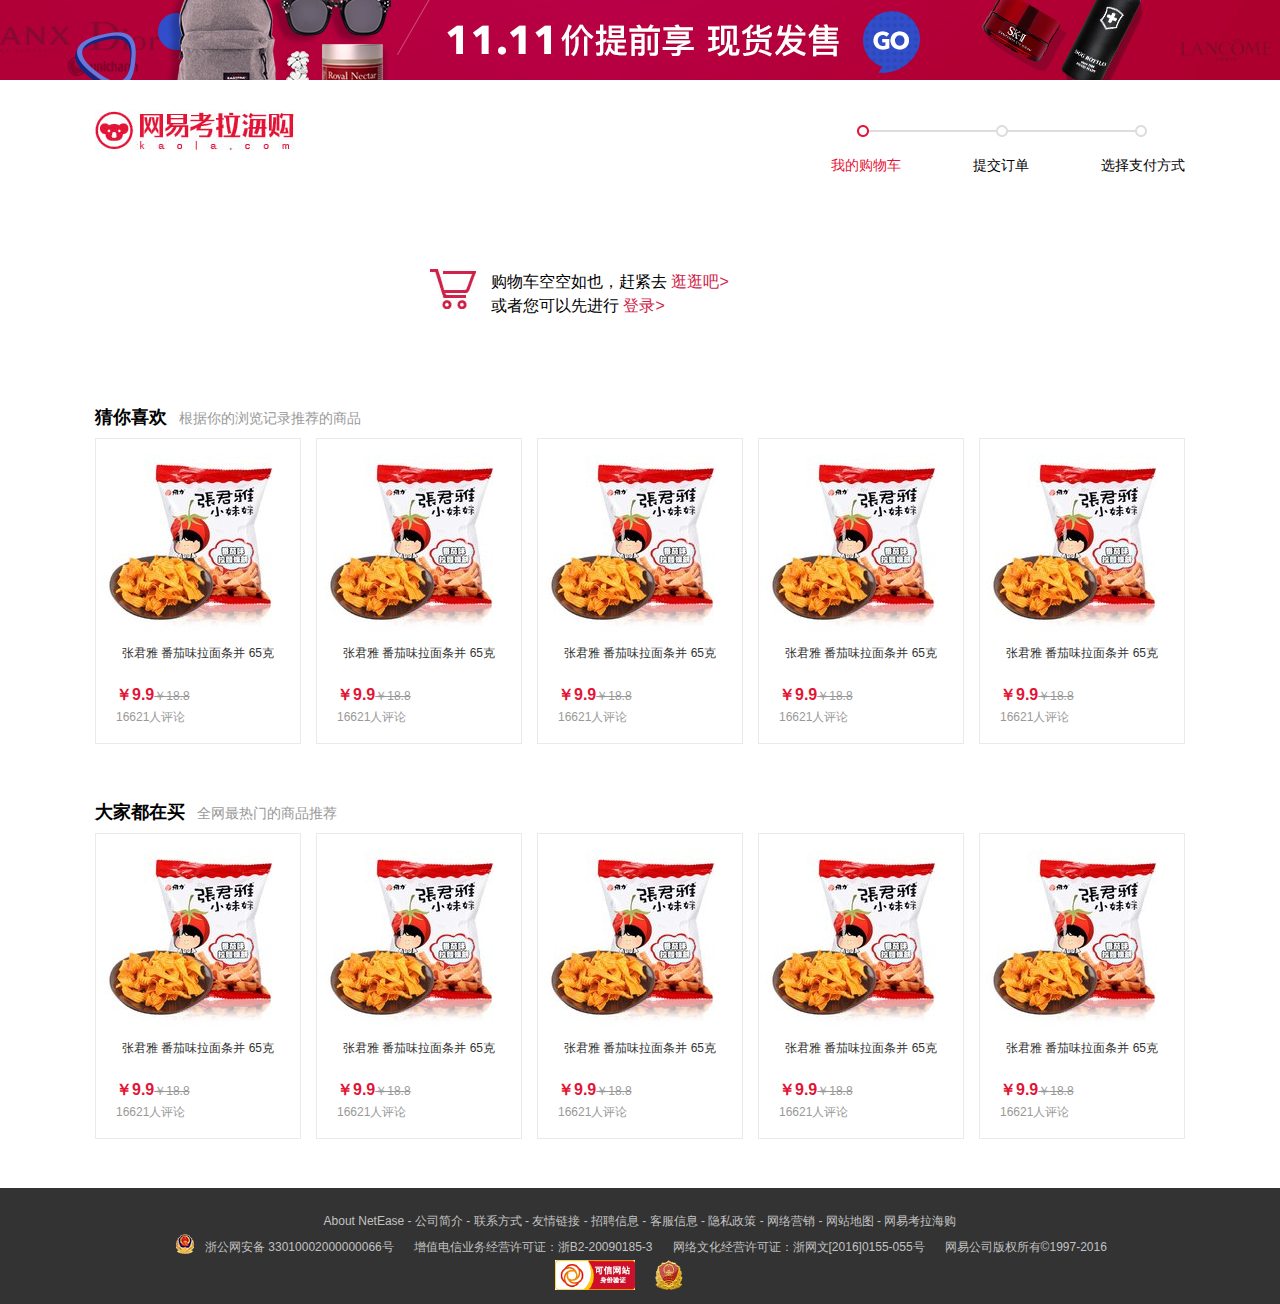
<file: xiangmu/buyCar.html>
<!DOCTYPE html>
<html>
	<head>
		<meta charset="UTF-8">
		<title>购物车</title>
		<link rel="stylesheet" type="text/css" href="css/public.css"/>
		<link rel="stylesheet" type="text/css" href="css/buyCar.css"/>
	</head>
	
	<body>
		<!--------------------------top------------------------------->
		<div id="top">
			<a href="#"><img src="img-enter/top.jpg"/></a>
		</div>
		<!----------------------------logo--------------------------->
		<div id="logo">
			<a href="index.html" target="_blank" class="enter-logo"><img src="images/images/smlogo_03.jpg" /></a>
			<span class="steps"></span>
			<ul class="steps-de">
				<li class="active">我的购物车</li>
				<li>提交订单</li>
				<li>选择支付方式</li>
			</ul>
		</div>
		<!----------------------------内容部分---------------------------->
		<div id="car_box">
			<div class="list">
				<div class="list-0">
					<input type="checkbox" name="checAll" id="checAll"  />
					<label for="checkAll">全选</label>
				</div>
				<div class="list-1">商品信息</div>
				<div class="list-2">单价（元）</div>
				<div class="list-3">数量</div>
				<div class="list-4">金额（元）</div>
				<div class="list-5">操作</div>	
			</div>
			<!--===================商品加载位置===========================-->
			<div class="good-box"></div>
		<!--<div class="good">
				<div class="adress">
					<input type="checkbox" />
					<span>宁波保税1号仓发货</span>
				</div>
				<div class="good-message">
					<div class="check">
						<input type="checkbox" name="" id="" value="" />
					</div>
					<div class="message">
						<img src="img-buyCar/good1.jpg"  class="img-show"/>
						<a href="#" class="describ">【官方直采】Merries 花王妙而舒 M 64片/包 4包装 纸尿裤/尿不湿</a>
						<span class="tax"><i></i>预估税费 ： ￥39.99</span>
						<div class="gift">
							【赠品】<a href="">Pure Smile纯微笑 CHOOSY唇膜小灶 3毫升/片</a>
							<span><b>￥25.00 </b>￥0.00×1</span>
						</div>
					</div>
					<div class="price">
						<span class="p-before">199.00</span>
						<span class="p-now">105.00</span>
						<span class="limit-time">限时购</span>
					</div>
					<div class="num">
						<button class="cut">-</button>
						<input type="text" class="num-now" value = "1"/>
						<button class="add">+</button>
						<span class="limit-num">限购5件</span>
					</div>
					<div class="price-total">210.00</div>
					<div class="operate">
						<a href="" class="del">删除</a>
						<a href="" class="remove">移入收藏夹</a>
					</div>						
				</div>
				<div class="price-exp">
					<span class="active-gift">活动优惠：-￥<em>0.00</em></span>
					<span class="price-total-2">商品应付总计：￥<b>259.00</b></span>
					<span class="other">预估税费：￥<em>30.82</em></span>						
				</div>	
			</div>-->
			<div class="total">
				<div class="list-0">
					<input type="checkbox" name="checAll" id="checAll"  />
					<label for="checkAll">全选</label>
				</div>
				<a href="#" class="delet">删除所选商品</a>
				<p class="total-p1">
					<span class="total-num">已选商品 <b> 0 </b> 件</span>
					<span class="total-price">总价（不含运费）：<b>0</b></span>
				</p>
				<p class="total-p2">
					<span class="active-gift-t">活动优惠：-￥<em>0.00</em></span>
					<span class="price-total-2t">商品应付总计：￥<b>259.00</b></span>
					<span class="other-t">预估税费：￥<em>30.82</em></span>
				</p>
				<a href="" class="settle">去结算</a>
			
			</div>			
		</div>
		
		<div class="worming">
			<div class="worm">
				<p>购物车空空如也，赶紧去	<a href="index.html" >逛逛吧&gt;</a></p>
				<p>或者您可以先进行 <a href="enter.html" > 登录&gt;</a></p>
			</div>
		</div>
		<!---------------猜你喜欢----------------------->
		<div id="recomment">
			<p>猜你喜欢<i>根据你的浏览记录推荐的商品</i></p>

			<div class="rct">
				<img src="img-infmt/ret.jpg"  />
				<a href="#" class="ms">张君雅 番茄味拉面条并 65克</a>
				<span class="pr">￥9.9<b>￥18.8</b></span>
				<a href="" class="pl">16621人评论</a>
			</div>
			<div class="rct">
				<img src="img-infmt/ret.jpg"  />
				<a href="#" class="ms">张君雅 番茄味拉面条并 65克</a>
				<span class="pr">￥9.9<b>￥18.8</b></span>
				<a href="" class="pl">16621人评论</a>
			</div>
			<div class="rct">
				<img src="img-infmt/ret.jpg"  />
				<a href="#" class="ms">张君雅 番茄味拉面条并 65克</a>
				<span class="pr">￥9.9<b>￥18.8</b></span>
				<a href="" class="pl">16621人评论</a>
			</div>
			<div class="rct">
				<img src="img-infmt/ret.jpg"  />
				<a href="#" class="ms">张君雅 番茄味拉面条并 65克</a>
				<span class="pr">￥9.9<b>￥18.8</b></span>
				<a href="" class="pl">16621人评论</a>
			</div>
			<div class="rct">
				<img src="img-infmt/ret.jpg"  />
				<a href="#" class="ms">张君雅 番茄味拉面条并 65克</a>
				<span class="pr">￥9.9<b>￥18.8</b></span>
				<a href="" class="pl">16621人评论</a>
			</div>
		</div>
		<!----------------大家都在买--------------------------------->
		<div id="recomment">
			<p>大家都在买<i>全网最热门的商品推荐</i></p>

			<div class="rct">
				<img src="img-infmt/ret.jpg"  />
				<a href="#" class="ms">张君雅 番茄味拉面条并 65克</a>
				<span class="pr">￥9.9<b>￥18.8</b></span>
				<a href="" class="pl">16621人评论</a>
			</div>
			<div class="rct">
				<img src="img-infmt/ret.jpg"  />
				<a href="#" class="ms">张君雅 番茄味拉面条并 65克</a>
				<span class="pr">￥9.9<b>￥18.8</b></span>
				<a href="" class="pl">16621人评论</a>
			</div>
			<div class="rct">
				<img src="img-infmt/ret.jpg"  />
				<a href="#" class="ms">张君雅 番茄味拉面条并 65克</a>
				<span class="pr">￥9.9<b>￥18.8</b></span>
				<a href="" class="pl">16621人评论</a>
			</div>
			<div class="rct">
				<img src="img-infmt/ret.jpg"  />
				<a href="#" class="ms">张君雅 番茄味拉面条并 65克</a>
				<span class="pr">￥9.9<b>￥18.8</b></span>
				<a href="" class="pl">16621人评论</a>
			</div>
			<div class="rct">
				<img src="img-infmt/ret.jpg"  />
				<a href="#" class="ms">张君雅 番茄味拉面条并 65克</a>
				<span class="pr">￥9.9<b>￥18.8</b></span>
				<a href="" class="pl">16621人评论</a>
			</div>
		</div>
		<!------------------底部------------------------>
		<div id="bottom_box">
			<div id="bottom_content" class="bottom-content">
				<div class="abus">
					<a href="#">About NetEase</a>
					<span>-</span>
					<a href="#">公司简介</a>
					<span>-</span>
					<a href="#">联系方式</a>
					<span>-</span>
					<a href="#">友情链接</a>
					<span>-</span>
					<a href="#">招聘信息</a>
					<span>-</span>
					<a href="#">客服信息</a>
					<span>-</span>
					<a href="#">隐私政策</a>
					<span>-</span>
					<a href="#">网络营销</a>
					<span>-</span>
					<a href="#">网站地图</a>
					<span>-</span>
					<a href="#">网易考拉海购</a>
				</div>
				<div class="police">
					<a href="#">
						<img src="images/spallpo.png"  />
					</a>
					<a href="#">浙公网安备 33010002000000066号</a>
					<span>增值电信业务经营许可证：浙B2-20090185-3</span>
					<span>网络文化经营许可证：浙网文[2016]0155-055号</span>
					<span>网易公司版权所有&copy;1997-2016</span>
				</div>
				<div class="chi">
					<a href="#"><img src="images/kexin.png" class="kexin"/></a>
					<a href="#"><img src="images/last.jpg" class="bigpo"/></a>
				</div>
			</div>	
		</div>
	
	</body>
	<script type="text/javascript" src="js/jquery-1.11.0.js"></script>
	<script type="text/javascript" src="js/jquery.cookie.js"></script>
	<script type="text/javascript" src="js/buyCar.js"> </script>
</html>
</file>
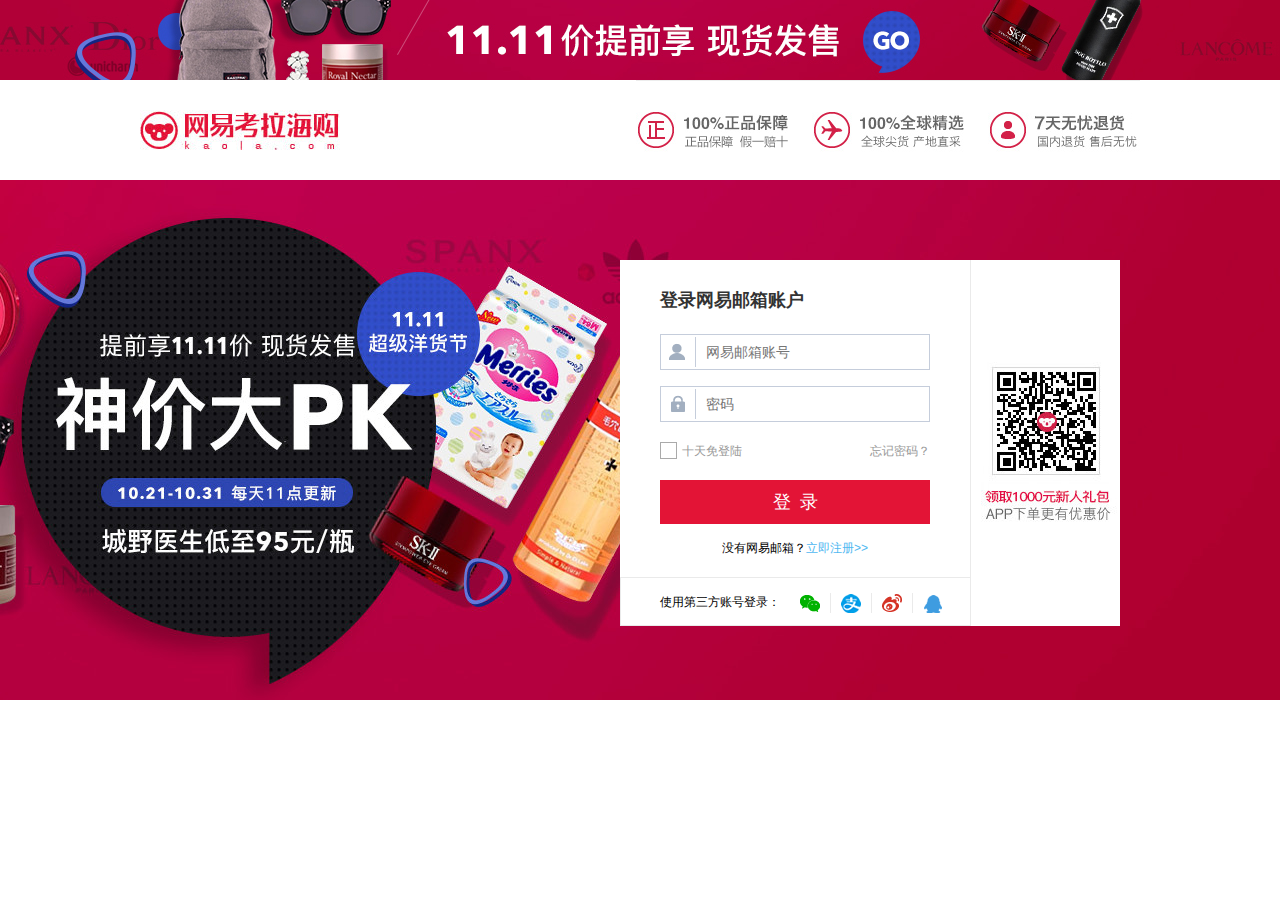
<file: xiangmu/enter.html>
<!DOCTYPE html>
<html>
	<head>
		<meta charset="UTF-8">
		<title>登录</title>
		<link rel="stylesheet" type="text/css" href="css/public.css"/>
		<link rel="stylesheet" type="text/css" href="css/enter.css"/>
	</head>
	<body>
		<!--------------------------top------------------------------->
		<div id="top">
			<a href="#"><img src="img-enter/top.jpg"/></a>
		</div>
		<!----------------------------logo--------------------------->
		<div id="logo">
			<a href="index.html" class="enter-logo" target="_blank"><img src="images/images/smlogo_03.jpg" /></a>
			<img src="img-enter/logo-r.png" class="qlt"/>
		</div>
		<!-----------------content--------------------------------------->
		<div id="content-box">
			<div id="content" class="content">
				<!--活动图标链接-->
				<a href="#" class="act"></a>
				<!--登录窗口-->
				<div class="enter-box">
					<!--左边部分-->
					<div class="enter-left">
						<h2 class="title">登录网易邮箱账户</h2>
						<!--用户名-->
						<div class="userName">
							<div class="n-bc"></div>
							<input type="text" id="userN" placeholder="网易邮箱账号"/>
						</div>
						<!--用户密码-->
						<div class="userCode">
							<div class="c-bc"></div>
							<input type="password" id="userC" placeholder="密码"/>
						</div>
						<!--错误提示-->
						<div class="error"><i class="error-bc"></i>账号或密码错误</div>
						<!--免登陆-->
						<div class="memory">
							<i><input type="checkbox"  id="checked"/></i>
							<label for="checked">十天免登陆</label>
							<a href="#">忘记密码？</a>
						</div>
						<!-------->
						<button class="sure">登&nbsp;&nbsp;录</button>
						<!-------->
						<div class="register">
							<span>没有网易邮箱？<a href="register.html" target="_blank">立即注册&gt;&gt;</a></span>
						</div>
						<!--第三方登录-->
						<ul class="otr">
							<li>使用第三方账号登录：</li>
							<li href=""><i class="wx" ></i></li>
							<li href=""><i class="zfb" ></i></li>
							<li href=""><i class="wb"></i></li>
							<li href=""><i class="qq"></i></li>
						</ul>
					</div>
					<!--右边部分-->
					<div class="enter-right">
						<a href="#"></a>
					</div>
				</div>
			</div>
		</div>
		
		
		
		
		
		
		
		
		
		
	</body>
	<script type="text/javascript" src="js/jquery-1.11.0.js"></script>
	<script type="text/javascript" src="js/jquery.cookie.js"></script>
	<script type="text/javascript" src="js/register.js"></script>
	<script type="text/javascript" src="js/enter.js"></script>
	
		
	</script>
</html>
</file>
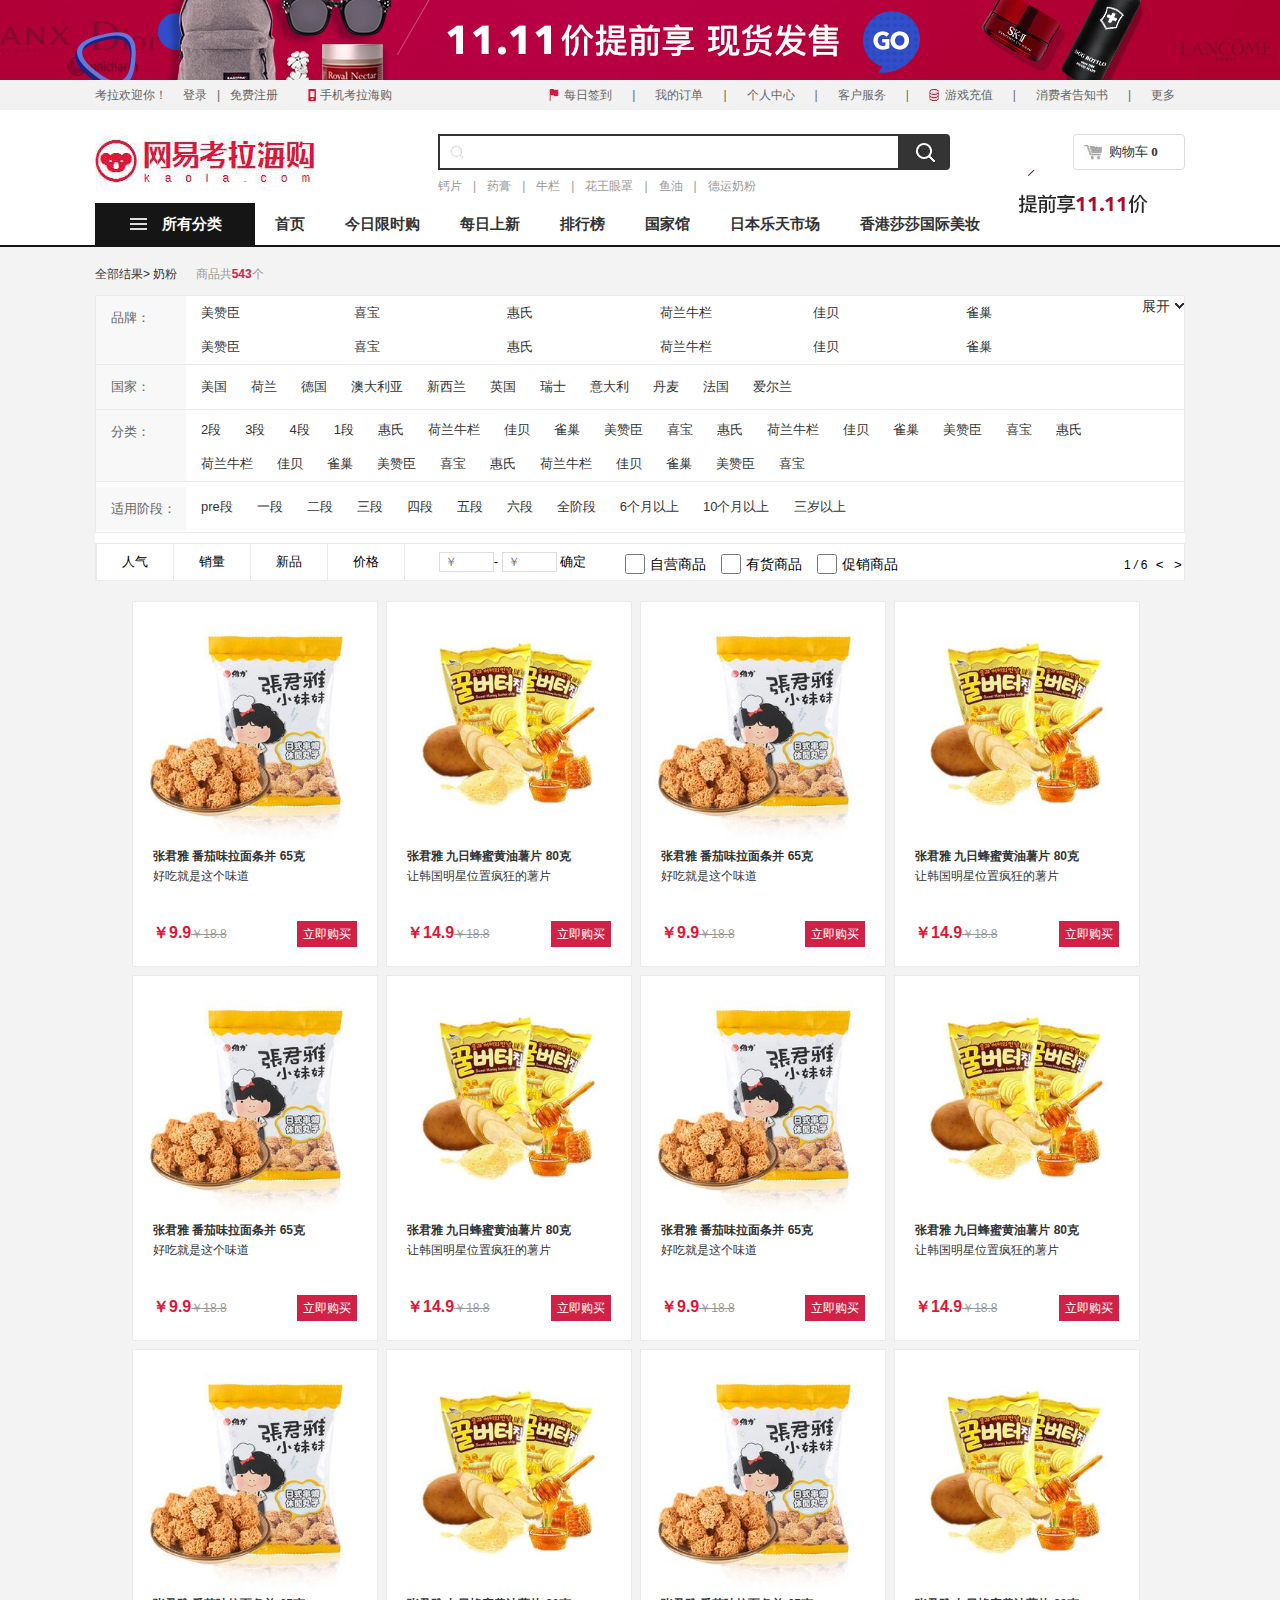
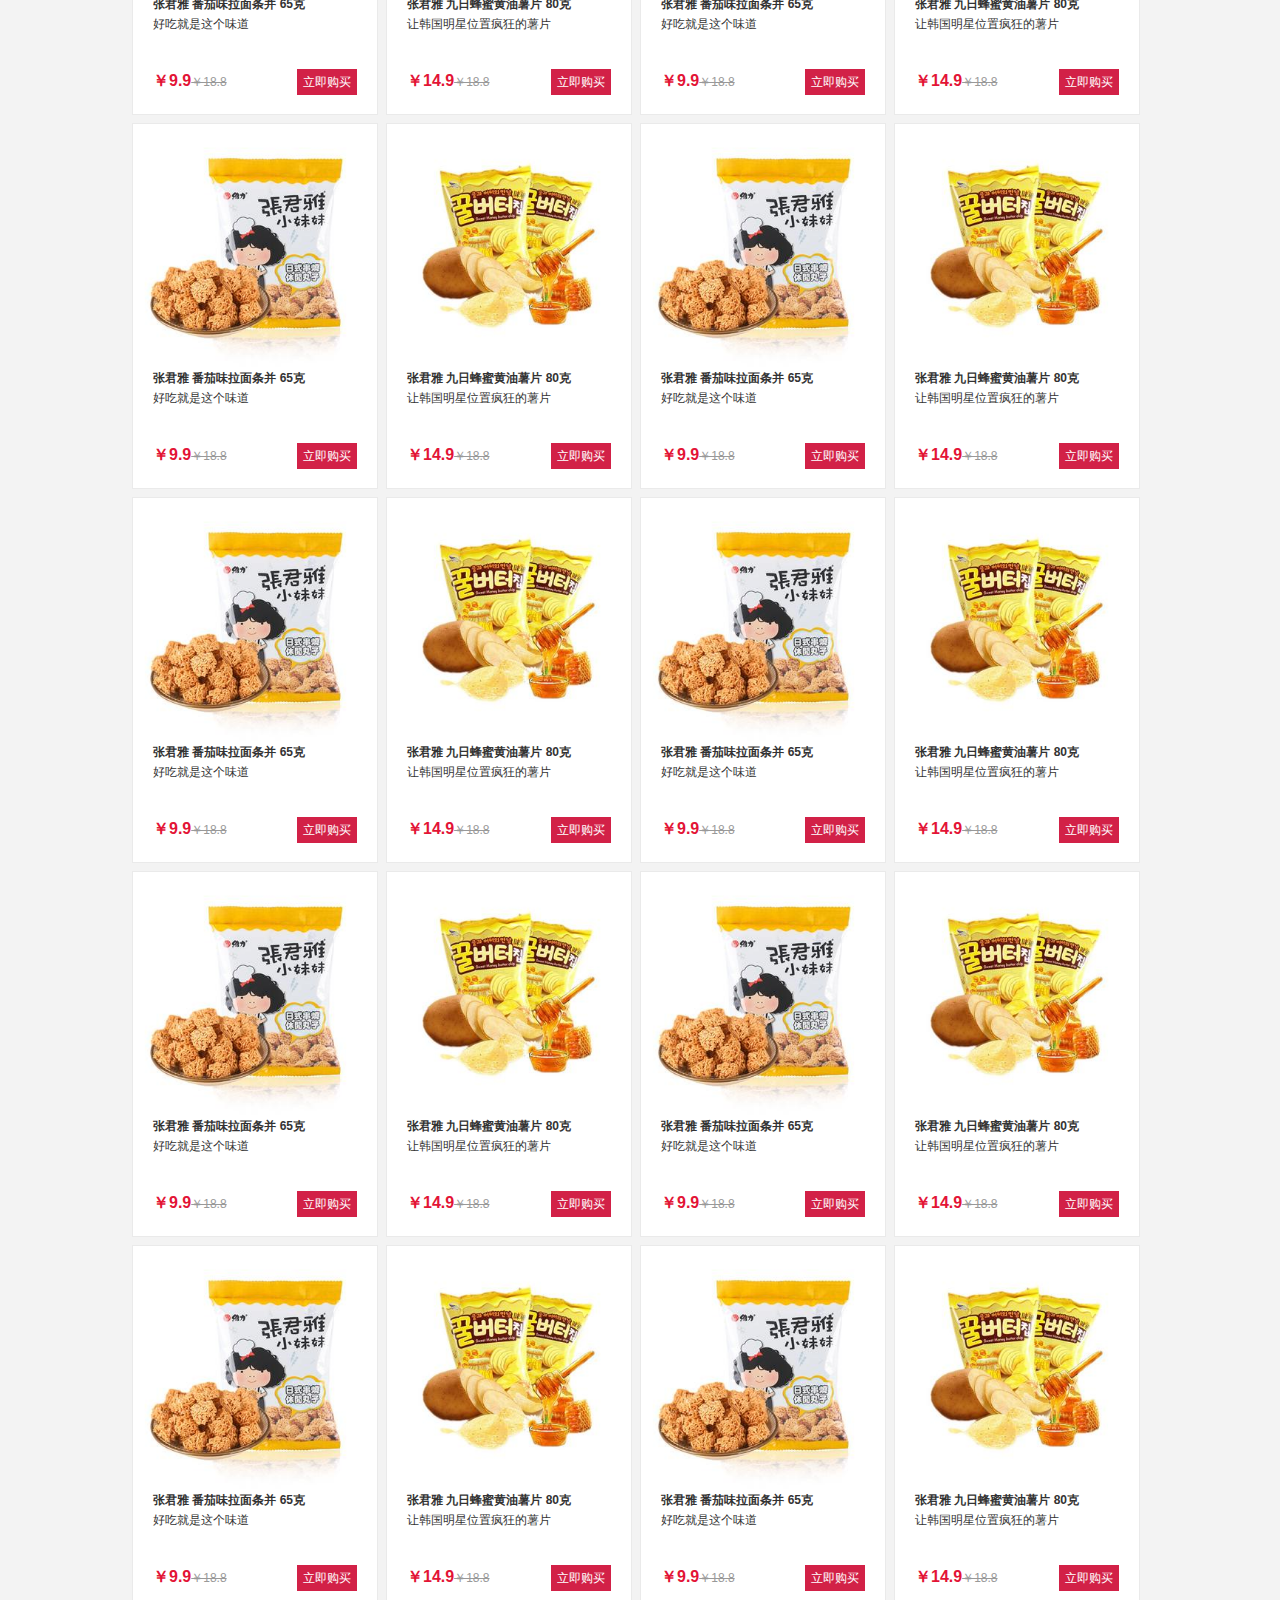
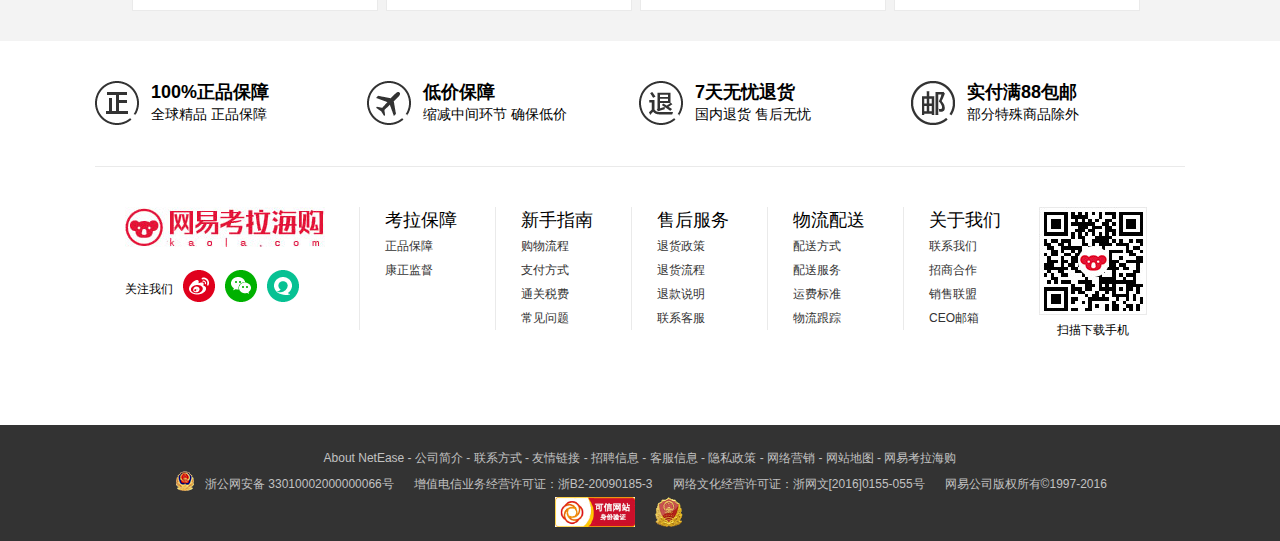
<file: xiangmu/goodList.html>
<!DOCTYPE html>
<html>
	<head>
		<meta charset="UTF-8">
		<title>商品列表</title>
		<link rel="stylesheet" type="text/css" href="css/public.css"/>
		<link rel="stylesheet" type="text/css" href="css/goodList.css"/>
	</head>
	<body>
		<!--------------------------top------------------------------->
		<div id="top_0">
			<a href="#"><img src="img-enter/top.jpg"/></a>
		</div>
		<!--top部分-->
		<div id="top_box">
			<div id="top_content" class="top-content">
				<a href="#">考拉欢迎你！</a>
				<a href="enter.html" target="_blank" id="enter_win">登录</a>
				<span class="fenge">|</span>
				<a href="register.html" target="_blank" id="reg_win">免费注册</a>
				<a href="#" id="phon_win">手机考拉海购</a>
				<ul>
					<li><a href="#" class="every">每日签到</a></li>
					<span class="fenge">|</span>
					<li><a href="#" >我的订单</a></li>
					<span class="fenge">|</span>
					<li id="percen"><a href="#">个人中心</a>
					</li>
					<span class="fenge">|</span>
					<li id="cliser"><a href="#" >客户服务</a>	
					</li>
					<span class="fenge">|</span>
					<li><a href="#" class="gamemo">游戏充值</a></li>
					<span class="fenge">|</span>
					<li><a href="#">消费者告知书</a></li>
					<span class="fenge">|</span>
					<li id="more"><a href="#">更多</a></li>
				</ul>
				<!--个人中心下拉框-->
				<div id="percenC" class="percenC">
						<a href="#">我的优惠券</a>
						<a href="#">我的考拉豆</a>
						<span class="filg"></span>
						<a href="#">账户安全</a>
						<a href="#">我的实名认证</a>
						<span class="filg"> </span>
						<a href="#">我收藏的商品</a>
						<a href="#">我关注的品牌</a>
						<span class="filg"></span>
						<a href="#">售后管理</a>
				</div>
				<!--客户服务下拉框-->
				<div id="cliserC" class="cliserC">
						<a href="#">联系客服</a>
						<a href="#">服务中心</a>
				</div>
				<!--更多-->
				<div id="moreC" class="moreC">
					<a href="#">收藏本站</a>
					<span class="filg"></span>
					<a href="#">新浪微博</a>
					<a href="#">微信公众号</a>
					<a href="#">易信公众号</a>
					<span class="filg"> </span>
					<a href="#">招商合作</a>
					<span class="filg"></span>
					<a href="#">售后管理</a>
				</div>
			</div>
		</div>
		<!--head等部分-->
		<div id="head_box">
			<div id="head_content" class="head-content">
				<!--logo-->
				<a id="logo" href="index.html#" target="_blank"><img  src="images/head_03.jpg" alt="网易考拉海购" /></a>
				<!--搜索框-->
				<div class="inp" >
					<input type="text" name="" id="" value="" />
				</div>
				<span class="search" ></span>
				<!--购物车-->
				<a class="buycar" href="buyCar.html" target="_blank">
					<span>购物车</span>
					<b class="carNum">0</b>
				</a>
				<!--搜索栏下方提示表-->
				<ul class="smlist">	
					<li><a href="#">钙片</a></li><span class="fen">|</span>
					<li><a href="#">药膏</a></li><span class="fen">|</span>
					<li><a href="#">牛栏</a></li><span class="fen">|</span>
					<li><a href="#">花王眼罩</a></li><span class="fen">|</span>
					<li><a href="#">鱼油</a></li><span class="fen">|</span>
					<li><a href="#">德运奶粉</a></li>
				</ul>
				<!--naver-->
				<ul class="naver">
					<li class="typeall">
						<div>
							<i></i>
							<i></i>
							<i></i>
						</div>
						<a href="#">所有分类</a>
					</li>
					<li><a href="#">首页</a></li>
					<li><a href="#">今日限时购</a></li>
					<li><a href="#">每日上新</a></li>
					<li><a href="#">排行榜</a></li>
					<li><a href="#">国家馆</a></li>
					<li><a href="#">日本乐天市场</a></li>
					<li><a href="#">香港莎莎国际美妆</a></li>
				</ul>
				<img src="img-infmt/1111.gif" class="dobble" />
			</div>
			
		</div>
		
		<!--所有种类的下拉列表-->
			<div class="typeallC">
				<ul>
					<li class="one"><span>母婴儿童</span><i>&gt;</i></li>
					<li class="two"><span>美容彩妆</span><i>&gt;</i></li>
					<li class="thr"><span>服饰鞋包</span><i>&gt;</i></li>
					<li class="four"><span>家具生活</span><i>&gt;</i></li>
					<li class="five"><span>营养保健</span><i>&gt;</i></li>
					<li class="six"><span>海外直邮</span><i>&gt;</i></li>
					<li class="seven"><span>数码家电</span><i>&gt;</i></li>
					<li class="eight"><span>环球美食</span><i>&gt;</i></li>
					<li class="nine"><span>户外运动</span><i>&gt;</i></li>
					<li class="ten"><span>水果生鲜</span><i>&gt;</i></li>
				</ul>
				<!--每一个子菜单对应的列表内容-->
				<div class="oneC">
					<div class="ssp-left">
					<p><a href="">奶粉</a></p>
					<div class="brand-1">
						<a href="#">爱他美</a><span>|</span><a href="#">牛栏</a><span>|</span>
						<a href="#">Hello Baby</a><span>|</span><a href="#">喜宝</a><br>
						<a href="#">可瑞康</a><span>|</span><a href="#">贝拉米</a><span>|</span>
						<a href="#">美林</a><span>|</span><a href="#">惠氏</a><span>|</span>
						<a href="#">泓乐</a><br>
						<a href="#">美赞臣</a><span>|</span>
						<a href="#">贝儿</a><span>|</span><a href="#">a2</a><span>|</span>
						<a href="#">雀巢</a><span>|</span><a href="#">1段</a><span>|</span>
						<a href="#">Pre段</a><br>
						<a href="#">2段</a><span>|</span>
						<a href="#">3段</a><span>|</span><a href="#">5段(2+)</a><span>|</span>
						<a href="#">4段（2+）</a><span>|</span><a href="#">6段</a><span>|</span>
					</div>
					<p><a href="">奶粉</a></p>
					<div class="brand-2">
						<a href="#">爱他美</a><span>|</span><a href="#">牛栏</a><span>|</span>
						<a href="#">Hello Baby</a><span>|</span><a href="#">喜宝</a><br>
						<a href="#">可瑞康</a><span>|</span><a href="#">贝拉米</a><span>|</span>
						<a href="#">美林</a><span>|</span><a href="#">惠氏</a><span>|</span>
						<a href="#">泓乐</a><br>
						<a href="#">美赞臣</a><span>|</span>
						<a href="#">贝儿</a><span>|</span><a href="#">a2</a><span>|</span>
						<a href="#">雀巢</a><span>|</span><a href="#">1段</a><span>|</span>
						<a href="#">Pre段</a><br>
					</div>
					<p><a href="">奶粉</a></p>
					<div class="brand-3">
						<a href="#">爱他美</a><span>|</span><a href="#">牛栏</a><span>|</span>
						<a href="#">Hello Baby</a><span>|</span><a href="#">喜宝</a><br>
					</div>
				</div>		
				<div class="ssp-right">
					<p><a href="">奶粉</a></p>
					<div class="brand-1">
						<a href="#">爱他美</a><span>|</span><a href="#">牛栏</a><span>|</span>
						<a href="#">Hello Baby</a><span>|</span><a href="#">喜宝</a><br>
						<a href="#">可瑞康</a><span>|</span><a href="#">贝拉米</a><span>|</span>
						<a href="#">美林</a><span>|</span><a href="#">惠氏</a><span>|</span>
						<a href="#">泓乐</a><br>
						<a href="#">美赞臣</a><span>|</span>
						<a href="#">贝儿</a><span>|</span><a href="#">a2</a><span>|</span>
						<a href="#">雀巢</a><span>|</span><a href="#">1段</a><span>|</span>
						<a href="#">Pre段</a><br>
						<a href="#">2段</a><span>|</span>
						<a href="#">3段</a><span>|</span><a href="#">5段(2+)</a><span>|</span>
						<a href="#">4段（2+）</a><span>|</span><a href="#">6段</a><span>|</span>
					</div>
					<p><a href="">奶粉</a></p>
					<div class="brand-2">
						<a href="#">爱他美</a><span>|</span><a href="#">牛栏</a><span>|</span>
						<a href="#">Hello Baby</a><span>|</span><a href="#">喜宝</a><br>
						<a href="#">可瑞康</a><span>|</span><a href="#">贝拉米</a><span>|</span>
						<a href="#">美林</a><span>|</span><a href="#">惠氏</a><span>|</span>
						<a href="#">泓乐</a><br>
						<a href="#">美赞臣</a><span>|</span>
						<a href="#">贝儿</a><span>|</span><a href="#">a2</a><span>|</span>
						<a href="#">雀巢</a><span>|</span><a href="#">1段</a><span>|</span>
						<a href="#">Pre段</a><br>
					</div>
					<p><a href="">奶粉</a></p>
					<div class="brand-3">
						<a href="#">爱他美</a><span>|</span><a href="#">牛栏</a><span>|</span>
						<a href="#">Hello Baby</a><span>|</span><a href="#">喜宝</a><br>
					</div>
					</div>		
					<div class="ssp-logo">
						<a href="#"><img src="images/l1.jpg"/></a>
						<a href="#"><img src="images/l2.jpg"/></a>
						<a href="#"><img src="images/l3.jpg"/></a>
						<a href="#"><img src="images/l4.jpg"/></a>
						<a href="#"><img src="images/l5.jpg"/></a>
						<a href="#"><img src="images/l6.jpg"/></a>
						<a href="#"><img src="images/l7.jpg"/></a>
						<a href="#"><img src="images/l8.jpg"/></a>
						<a href="#"><img src="images/l9.jpg"/></a>
						<a href="#" class="Lerter"><img src="images/l0.jpg"/></a>
					</div>		
				</div>
				<div class="oneC">
					<div class="ssp-left">
					<p><a href="">护肤</a></p>
					<div class="brand-1">
						<a href="#">爱他美</a><span>|</span><a href="#">牛栏</a><span>|</span>
						<a href="#">Hello Baby</a><span>|</span><a href="#">喜宝</a><br>
						<a href="#">可瑞康</a><span>|</span><a href="#">贝拉米</a><span>|</span>
						<a href="#">美林</a><span>|</span><a href="#">惠氏</a><span>|</span>
						<a href="#">泓乐</a><br>
						<a href="#">美赞臣</a><span>|</span>
						<a href="#">贝儿</a><span>|</span><a href="#">a2</a><span>|</span>
						<a href="#">雀巢</a><span>|</span><a href="#">1段</a><span>|</span>
						<a href="#">Pre段</a><br>
						<a href="#">2段</a><span>|</span>
						<a href="#">3段</a><span>|</span><a href="#">5段(2+)</a><span>|</span>
						<a href="#">4段（2+）</a><span>|</span><a href="#">6段</a><span>|</span>
					</div>
					<p><a href="">奶粉</a></p>
					<div class="brand-2">
						<a href="#">爱他美</a><span>|</span><a href="#">牛栏</a><span>|</span>
						<a href="#">Hello Baby</a><span>|</span><a href="#">喜宝</a><br>
						<a href="#">可瑞康</a><span>|</span><a href="#">贝拉米</a><span>|</span>
						<a href="#">美林</a><span>|</span><a href="#">惠氏</a><span>|</span>
						<a href="#">泓乐</a><br>
						<a href="#">美赞臣</a><span>|</span>
						<a href="#">贝儿</a><span>|</span><a href="#">a2</a><span>|</span>
						<a href="#">雀巢</a><span>|</span><a href="#">1段</a><span>|</span>
						<a href="#">Pre段</a><br>
					</div>
					<p><a href="">奶粉</a></p>
					<div class="brand-3">
						<a href="#">爱他美</a><span>|</span><a href="#">牛栏</a><span>|</span>
						<a href="#">Hello Baby</a><span>|</span><a href="#">喜宝</a><br>
					</div>
				</div>		
				<div class="ssp-right">
					<p><a href="">奶粉</a></p>
					<div class="brand-1">
						<a href="#">爱他美</a><span>|</span><a href="#">牛栏</a><span>|</span>
						<a href="#">Hello Baby</a><span>|</span><a href="#">喜宝</a><br>
						<a href="#">可瑞康</a><span>|</span><a href="#">贝拉米</a><span>|</span>
						<a href="#">美林</a><span>|</span><a href="#">惠氏</a><span>|</span>
						<a href="#">泓乐</a><br>
						<a href="#">美赞臣</a><span>|</span>
						<a href="#">贝儿</a><span>|</span><a href="#">a2</a><span>|</span>
						<a href="#">雀巢</a><span>|</span><a href="#">1段</a><span>|</span>
						<a href="#">Pre段</a><br>
						<a href="#">2段</a><span>|</span>
						<a href="#">3段</a><span>|</span><a href="#">5段(2+)</a><span>|</span>
						<a href="#">4段（2+）</a><span>|</span><a href="#">6段</a><span>|</span>
					</div>
					<p><a href="">奶粉</a></p>
					<div class="brand-2">
						<a href="#">爱他美</a><span>|</span><a href="#">牛栏</a><span>|</span>
						<a href="#">Hello Baby</a><span>|</span><a href="#">喜宝</a><br>
						<a href="#">可瑞康</a><span>|</span><a href="#">贝拉米</a><span>|</span>
						<a href="#">美林</a><span>|</span><a href="#">惠氏</a><span>|</span>
						<a href="#">泓乐</a><br>
						<a href="#">美赞臣</a><span>|</span>
						<a href="#">贝儿</a><span>|</span><a href="#">a2</a><span>|</span>
						<a href="#">雀巢</a><span>|</span><a href="#">1段</a><span>|</span>
						<a href="#">Pre段</a><br>
					</div>
					<p><a href="">奶粉</a></p>
					<div class="brand-3">
						<a href="#">爱他美</a><span>|</span><a href="#">牛栏</a><span>|</span>
						<a href="#">Hello Baby</a><span>|</span><a href="#">喜宝</a><br>
					</div>
					</div>		
					<div class="ssp-logo">
						<a href="#"><img src="images/l1.jpg"/></a>
						<a href="#"><img src="images/l2.jpg"/></a>
						<a href="#"><img src="images/l3.jpg"/></a>
						<a href="#"><img src="images/l4.jpg"/></a>
						<a href="#"><img src="images/l5.jpg"/></a>
						<a href="#"><img src="images/l6.jpg"/></a>
						<a href="#"><img src="images/l7.jpg"/></a>
						<a href="#"><img src="images/l8.jpg"/></a>
						<a href="#"><img src="images/l9.jpg"/></a>
						<a href="#" class="Lerter"><img src="images/l0.jpg"/></a>
					</div>		
				</div>
				<div class="oneC">
					<div class="ssp-left">
					<p><a href="">精选大牌</a></p>
					<div class="brand-1">
						<a href="#">爱他美</a><span>|</span><a href="#">牛栏</a><span>|</span>
						<a href="#">Hello Baby</a><span>|</span><a href="#">喜宝</a><br>
						<a href="#">可瑞康</a><span>|</span><a href="#">贝拉米</a><span>|</span>
						<a href="#">美林</a><span>|</span><a href="#">惠氏</a><span>|</span>
						<a href="#">泓乐</a><br>
						<a href="#">美赞臣</a><span>|</span>
						<a href="#">贝儿</a><span>|</span><a href="#">a2</a><span>|</span>
						<a href="#">雀巢</a><span>|</span><a href="#">1段</a><span>|</span>
						<a href="#">Pre段</a><br>
						<a href="#">2段</a><span>|</span>
						<a href="#">3段</a><span>|</span><a href="#">5段(2+)</a><span>|</span>
						<a href="#">4段（2+）</a><span>|</span><a href="#">6段</a><span>|</span>
					</div>
					<p><a href="">奶粉</a></p>
					<div class="brand-2">
						<a href="#">爱他美</a><span>|</span><a href="#">牛栏</a><span>|</span>
						<a href="#">Hello Baby</a><span>|</span><a href="#">喜宝</a><br>
						<a href="#">可瑞康</a><span>|</span><a href="#">贝拉米</a><span>|</span>
						<a href="#">美林</a><span>|</span><a href="#">惠氏</a><span>|</span>
						<a href="#">泓乐</a><br>
						<a href="#">美赞臣</a><span>|</span>
						<a href="#">贝儿</a><span>|</span><a href="#">a2</a><span>|</span>
						<a href="#">雀巢</a><span>|</span><a href="#">1段</a><span>|</span>
						<a href="#">Pre段</a><br>
					</div>
					<p><a href="">奶粉</a></p>
					<div class="brand-3">
						<a href="#">爱他美</a><span>|</span><a href="#">牛栏</a><span>|</span>
						<a href="#">Hello Baby</a><span>|</span><a href="#">喜宝</a><br>
					</div>
				</div>		
				<div class="ssp-right">
					<p><a href="">奶粉</a></p>
					<div class="brand-1">
						<a href="#">爱他美</a><span>|</span><a href="#">牛栏</a><span>|</span>
						<a href="#">Hello Baby</a><span>|</span><a href="#">喜宝</a><br>
						<a href="#">可瑞康</a><span>|</span><a href="#">贝拉米</a><span>|</span>
						<a href="#">美林</a><span>|</span><a href="#">惠氏</a><span>|</span>
						<a href="#">泓乐</a><br>
						<a href="#">美赞臣</a><span>|</span>
						<a href="#">贝儿</a><span>|</span><a href="#">a2</a><span>|</span>
						<a href="#">雀巢</a><span>|</span><a href="#">1段</a><span>|</span>
						<a href="#">Pre段</a><br>
						<a href="#">2段</a><span>|</span>
						<a href="#">3段</a><span>|</span><a href="#">5段(2+)</a><span>|</span>
						<a href="#">4段（2+）</a><span>|</span><a href="#">6段</a><span>|</span>
					</div>
					<p><a href="">奶粉</a></p>
					<div class="brand-2">
						<a href="#">爱他美</a><span>|</span><a href="#">牛栏</a><span>|</span>
						<a href="#">Hello Baby</a><span>|</span><a href="#">喜宝</a><br>
						<a href="#">可瑞康</a><span>|</span><a href="#">贝拉米</a><span>|</span>
						<a href="#">美林</a><span>|</span><a href="#">惠氏</a><span>|</span>
						<a href="#">泓乐</a><br>
						<a href="#">美赞臣</a><span>|</span>
						<a href="#">贝儿</a><span>|</span><a href="#">a2</a><span>|</span>
						<a href="#">雀巢</a><span>|</span><a href="#">1段</a><span>|</span>
						<a href="#">Pre段</a><br>
					</div>
					<p><a href="">奶粉</a></p>
					<div class="brand-3">
						<a href="#">爱他美</a><span>|</span><a href="#">牛栏</a><span>|</span>
						<a href="#">Hello Baby</a><span>|</span><a href="#">喜宝</a><br>
					</div>
					</div>		
					<div class="ssp-logo">
						<a href="#"><img src="images/l1.jpg"/></a>
						<a href="#"><img src="images/l2.jpg"/></a>
						<a href="#"><img src="images/l3.jpg"/></a>
						<a href="#"><img src="images/l4.jpg"/></a>
						<a href="#"><img src="images/l5.jpg"/></a>
						<a href="#"><img src="images/l6.jpg"/></a>
						<a href="#"><img src="images/l7.jpg"/></a>
						<a href="#"><img src="images/l8.jpg"/></a>
						<a href="#"><img src="images/l9.jpg"/></a>
						<a href="#" class="Lerter"><img src="images/l0.jpg"/></a>
					</div>		
				</div>
				<div class="oneC">
					<div class="ssp-left">
					<p><a href="">个人洗护</a></p>
					<div class="brand-1">
						<a href="#">爱他美</a><span>|</span><a href="#">牛栏</a><span>|</span>
						<a href="#">Hello Baby</a><span>|</span><a href="#">喜宝</a><br>
						<a href="#">可瑞康</a><span>|</span><a href="#">贝拉米</a><span>|</span>
						<a href="#">美林</a><span>|</span><a href="#">惠氏</a><span>|</span>
						<a href="#">泓乐</a><br>
						<a href="#">美赞臣</a><span>|</span>
						<a href="#">贝儿</a><span>|</span><a href="#">a2</a><span>|</span>
						<a href="#">雀巢</a><span>|</span><a href="#">1段</a><span>|</span>
						<a href="#">Pre段</a><br>
						<a href="#">2段</a><span>|</span>
						<a href="#">3段</a><span>|</span><a href="#">5段(2+)</a><span>|</span>
						<a href="#">4段（2+）</a><span>|</span><a href="#">6段</a><span>|</span>
					</div>
					<p><a href="">奶粉</a></p>
					<div class="brand-2">
						<a href="#">爱他美</a><span>|</span><a href="#">牛栏</a><span>|</span>
						<a href="#">Hello Baby</a><span>|</span><a href="#">喜宝</a><br>
						<a href="#">可瑞康</a><span>|</span><a href="#">贝拉米</a><span>|</span>
						<a href="#">美林</a><span>|</span><a href="#">惠氏</a><span>|</span>
						<a href="#">泓乐</a><br>
						<a href="#">美赞臣</a><span>|</span>
						<a href="#">贝儿</a><span>|</span><a href="#">a2</a><span>|</span>
						<a href="#">雀巢</a><span>|</span><a href="#">1段</a><span>|</span>
						<a href="#">Pre段</a><br>
					</div>
					<p><a href="">奶粉</a></p>
					<div class="brand-3">
						<a href="#">爱他美</a><span>|</span><a href="#">牛栏</a><span>|</span>
						<a href="#">Hello Baby</a><span>|</span><a href="#">喜宝</a><br>
					</div>
				</div>		
				<div class="ssp-right">
					<p><a href="">奶粉</a></p>
					<div class="brand-1">
						<a href="#">爱他美</a><span>|</span><a href="#">牛栏</a><span>|</span>
						<a href="#">Hello Baby</a><span>|</span><a href="#">喜宝</a><br>
						<a href="#">可瑞康</a><span>|</span><a href="#">贝拉米</a><span>|</span>
						<a href="#">美林</a><span>|</span><a href="#">惠氏</a><span>|</span>
						<a href="#">泓乐</a><br>
						<a href="#">美赞臣</a><span>|</span>
						<a href="#">贝儿</a><span>|</span><a href="#">a2</a><span>|</span>
						<a href="#">雀巢</a><span>|</span><a href="#">1段</a><span>|</span>
						<a href="#">Pre段</a><br>
						<a href="#">2段</a><span>|</span>
						<a href="#">3段</a><span>|</span><a href="#">5段(2+)</a><span>|</span>
						<a href="#">4段（2+）</a><span>|</span><a href="#">6段</a><span>|</span>
					</div>
					<p><a href="">奶粉</a></p>
					<div class="brand-2">
						<a href="#">爱他美</a><span>|</span><a href="#">牛栏</a><span>|</span>
						<a href="#">Hello Baby</a><span>|</span><a href="#">喜宝</a><br>
						<a href="#">可瑞康</a><span>|</span><a href="#">贝拉米</a><span>|</span>
						<a href="#">美林</a><span>|</span><a href="#">惠氏</a><span>|</span>
						<a href="#">泓乐</a><br>
						<a href="#">美赞臣</a><span>|</span>
						<a href="#">贝儿</a><span>|</span><a href="#">a2</a><span>|</span>
						<a href="#">雀巢</a><span>|</span><a href="#">1段</a><span>|</span>
						<a href="#">Pre段</a><br>
					</div>
					<p><a href="">奶粉</a></p>
					<div class="brand-3">
						<a href="#">爱他美</a><span>|</span><a href="#">牛栏</a><span>|</span>
						<a href="#">Hello Baby</a><span>|</span><a href="#">喜宝</a><br>
					</div>
					</div>		
					<div class="ssp-logo">
						<a href="#"><img src="images/l1.jpg"/></a>
						<a href="#"><img src="images/l2.jpg"/></a>
						<a href="#"><img src="images/l3.jpg"/></a>
						<a href="#"><img src="images/l4.jpg"/></a>
						<a href="#"><img src="images/l5.jpg"/></a>
						<a href="#"><img src="images/l6.jpg"/></a>
						<a href="#"><img src="images/l7.jpg"/></a>
						<a href="#"><img src="images/l8.jpg"/></a>
						<a href="#"><img src="images/l9.jpg"/></a>
						<a href="#" class="Lerter"><img src="images/l0.jpg"/></a>
					</div>		
				</div>
				<div class="oneC">
					<div class="ssp-left">
					<p><a href="">营养补充</a></p>
					<div class="brand-1">
						<a href="#">爱他美</a><span>|</span><a href="#">牛栏</a><span>|</span>
						<a href="#">Hello Baby</a><span>|</span><a href="#">喜宝</a><br>
						<a href="#">可瑞康</a><span>|</span><a href="#">贝拉米</a><span>|</span>
						<a href="#">美林</a><span>|</span><a href="#">惠氏</a><span>|</span>
						<a href="#">泓乐</a><br>
						<a href="#">美赞臣</a><span>|</span>
						<a href="#">贝儿</a><span>|</span><a href="#">a2</a><span>|</span>
						<a href="#">雀巢</a><span>|</span><a href="#">1段</a><span>|</span>
						<a href="#">Pre段</a><br>
						<a href="#">2段</a><span>|</span>
						<a href="#">3段</a><span>|</span><a href="#">5段(2+)</a><span>|</span>
						<a href="#">4段（2+）</a><span>|</span><a href="#">6段</a><span>|</span>
					</div>
					<p><a href="">奶粉</a></p>
					<div class="brand-2">
						<a href="#">爱他美</a><span>|</span><a href="#">牛栏</a><span>|</span>
						<a href="#">Hello Baby</a><span>|</span><a href="#">喜宝</a><br>
						<a href="#">可瑞康</a><span>|</span><a href="#">贝拉米</a><span>|</span>
						<a href="#">美林</a><span>|</span><a href="#">惠氏</a><span>|</span>
						<a href="#">泓乐</a><br>
						<a href="#">美赞臣</a><span>|</span>
						<a href="#">贝儿</a><span>|</span><a href="#">a2</a><span>|</span>
						<a href="#">雀巢</a><span>|</span><a href="#">1段</a><span>|</span>
						<a href="#">Pre段</a><br>
					</div>
					<p><a href="">奶粉</a></p>
					<div class="brand-3">
						<a href="#">爱他美</a><span>|</span><a href="#">牛栏</a><span>|</span>
						<a href="#">Hello Baby</a><span>|</span><a href="#">喜宝</a><br>
					</div>
				</div>		
				<div class="ssp-right">
					<p><a href="">奶粉</a></p>
					<div class="brand-1">
						<a href="#">爱他美</a><span>|</span><a href="#">牛栏</a><span>|</span>
						<a href="#">Hello Baby</a><span>|</span><a href="#">喜宝</a><br>
						<a href="#">可瑞康</a><span>|</span><a href="#">贝拉米</a><span>|</span>
						<a href="#">美林</a><span>|</span><a href="#">惠氏</a><span>|</span>
						<a href="#">泓乐</a><br>
						<a href="#">美赞臣</a><span>|</span>
						<a href="#">贝儿</a><span>|</span><a href="#">a2</a><span>|</span>
						<a href="#">雀巢</a><span>|</span><a href="#">1段</a><span>|</span>
						<a href="#">Pre段</a><br>
						<a href="#">2段</a><span>|</span>
						<a href="#">3段</a><span>|</span><a href="#">5段(2+)</a><span>|</span>
						<a href="#">4段（2+）</a><span>|</span><a href="#">6段</a><span>|</span>
					</div>
					<p><a href="">奶粉</a></p>
					<div class="brand-2">
						<a href="#">爱他美</a><span>|</span><a href="#">牛栏</a><span>|</span>
						<a href="#">Hello Baby</a><span>|</span><a href="#">喜宝</a><br>
						<a href="#">可瑞康</a><span>|</span><a href="#">贝拉米</a><span>|</span>
						<a href="#">美林</a><span>|</span><a href="#">惠氏</a><span>|</span>
						<a href="#">泓乐</a><br>
						<a href="#">美赞臣</a><span>|</span>
						<a href="#">贝儿</a><span>|</span><a href="#">a2</a><span>|</span>
						<a href="#">雀巢</a><span>|</span><a href="#">1段</a><span>|</span>
						<a href="#">Pre段</a><br>
					</div>
					<p><a href="">奶粉</a></p>
					<div class="brand-3">
						<a href="#">爱他美</a><span>|</span><a href="#">牛栏</a><span>|</span>
						<a href="#">Hello Baby</a><span>|</span><a href="#">喜宝</a><br>
					</div>
					</div>		
					<div class="ssp-logo">
						<a href="#"><img src="images/l1.jpg"/></a>
						<a href="#"><img src="images/l2.jpg"/></a>
						<a href="#"><img src="images/l3.jpg"/></a>
						<a href="#"><img src="images/l4.jpg"/></a>
						<a href="#"><img src="images/l5.jpg"/></a>
						<a href="#"><img src="images/l6.jpg"/></a>
						<a href="#"><img src="images/l7.jpg"/></a>
						<a href="#"><img src="images/l8.jpg"/></a>
						<a href="#"><img src="images/l9.jpg"/></a>
						<a href="#" class="Lerter"><img src="images/l0.jpg"/></a>
					</div>		
				</div>
				<div class="oneC">
					<div class="ssp-left">
					<p><a href="">母婴专区</a></p>
					<div class="brand-1">
						<a href="#">爱他美</a><span>|</span><a href="#">牛栏</a><span>|</span>
						<a href="#">Hello Baby</a><span>|</span><a href="#">喜宝</a><br>
						<a href="#">可瑞康</a><span>|</span><a href="#">贝拉米</a><span>|</span>
						<a href="#">美林</a><span>|</span><a href="#">惠氏</a><span>|</span>
						<a href="#">泓乐</a><br>
						<a href="#">美赞臣</a><span>|</span>
						<a href="#">贝儿</a><span>|</span><a href="#">a2</a><span>|</span>
						<a href="#">雀巢</a><span>|</span><a href="#">1段</a><span>|</span>
						<a href="#">Pre段</a><br>
						<a href="#">2段</a><span>|</span>
						<a href="#">3段</a><span>|</span><a href="#">5段(2+)</a><span>|</span>
						<a href="#">4段（2+）</a><span>|</span><a href="#">6段</a><span>|</span>
					</div>
					<p><a href="">奶粉</a></p>
					<div class="brand-2">
						<a href="#">爱他美</a><span>|</span><a href="#">牛栏</a><span>|</span>
						<a href="#">Hello Baby</a><span>|</span><a href="#">喜宝</a><br>
						<a href="#">可瑞康</a><span>|</span><a href="#">贝拉米</a><span>|</span>
						<a href="#">美林</a><span>|</span><a href="#">惠氏</a><span>|</span>
						<a href="#">泓乐</a><br>
						<a href="#">美赞臣</a><span>|</span>
						<a href="#">贝儿</a><span>|</span><a href="#">a2</a><span>|</span>
						<a href="#">雀巢</a><span>|</span><a href="#">1段</a><span>|</span>
						<a href="#">Pre段</a><br>
					</div>
					<p><a href="">奶粉</a></p>
					<div class="brand-3">
						<a href="#">爱他美</a><span>|</span><a href="#">牛栏</a><span>|</span>
						<a href="#">Hello Baby</a><span>|</span><a href="#">喜宝</a><br>
					</div>
				</div>		
				<div class="ssp-right">
					<p><a href="">奶粉</a></p>
					<div class="brand-1">
						<a href="#">爱他美</a><span>|</span><a href="#">牛栏</a><span>|</span>
						<a href="#">Hello Baby</a><span>|</span><a href="#">喜宝</a><br>
						<a href="#">可瑞康</a><span>|</span><a href="#">贝拉米</a><span>|</span>
						<a href="#">美林</a><span>|</span><a href="#">惠氏</a><span>|</span>
						<a href="#">泓乐</a><br>
						<a href="#">美赞臣</a><span>|</span>
						<a href="#">贝儿</a><span>|</span><a href="#">a2</a><span>|</span>
						<a href="#">雀巢</a><span>|</span><a href="#">1段</a><span>|</span>
						<a href="#">Pre段</a><br>
						<a href="#">2段</a><span>|</span>
						<a href="#">3段</a><span>|</span><a href="#">5段(2+)</a><span>|</span>
						<a href="#">4段（2+）</a><span>|</span><a href="#">6段</a><span>|</span>
					</div>
					<p><a href="">奶粉</a></p>
					<div class="brand-2">
						<a href="#">爱他美</a><span>|</span><a href="#">牛栏</a><span>|</span>
						<a href="#">Hello Baby</a><span>|</span><a href="#">喜宝</a><br>
						<a href="#">可瑞康</a><span>|</span><a href="#">贝拉米</a><span>|</span>
						<a href="#">美林</a><span>|</span><a href="#">惠氏</a><span>|</span>
						<a href="#">泓乐</a><br>
						<a href="#">美赞臣</a><span>|</span>
						<a href="#">贝儿</a><span>|</span><a href="#">a2</a><span>|</span>
						<a href="#">雀巢</a><span>|</span><a href="#">1段</a><span>|</span>
						<a href="#">Pre段</a><br>
					</div>
					<p><a href="">奶粉</a></p>
					<div class="brand-3">
						<a href="#">爱他美</a><span>|</span><a href="#">牛栏</a><span>|</span>
						<a href="#">Hello Baby</a><span>|</span><a href="#">喜宝</a><br>
					</div>
					</div>		
					<div class="ssp-logo">
						<a href="#"><img src="images/l1.jpg"/></a>
						<a href="#"><img src="images/l2.jpg"/></a>
						<a href="#"><img src="images/l3.jpg"/></a>
						<a href="#"><img src="images/l4.jpg"/></a>
						<a href="#"><img src="images/l5.jpg"/></a>
						<a href="#"><img src="images/l6.jpg"/></a>
						<a href="#"><img src="images/l7.jpg"/></a>
						<a href="#"><img src="images/l8.jpg"/></a>
						<a href="#"><img src="images/l9.jpg"/></a>
						<a href="#" class="Lerter"><img src="images/l0.jpg"/></a>
					</div>		
				</div>
				<div class="oneC">
					<div class="ssp-left">
					<p><a href="">手机/配件</a></p>
					<div class="brand-1">
						<a href="#">爱他美</a><span>|</span><a href="#">牛栏</a><span>|</span>
						<a href="#">Hello Baby</a><span>|</span><a href="#">喜宝</a><br>
						<a href="#">可瑞康</a><span>|</span><a href="#">贝拉米</a><span>|</span>
						<a href="#">美林</a><span>|</span><a href="#">惠氏</a><span>|</span>
						<a href="#">泓乐</a><br>
						<a href="#">美赞臣</a><span>|</span>
						<a href="#">贝儿</a><span>|</span><a href="#">a2</a><span>|</span>
						<a href="#">雀巢</a><span>|</span><a href="#">1段</a><span>|</span>
						<a href="#">Pre段</a><br>
						<a href="#">2段</a><span>|</span>
						<a href="#">3段</a><span>|</span><a href="#">5段(2+)</a><span>|</span>
						<a href="#">4段（2+）</a><span>|</span><a href="#">6段</a><span>|</span>
					</div>
					<p><a href="">奶粉</a></p>
					<div class="brand-2">
						<a href="#">爱他美</a><span>|</span><a href="#">牛栏</a><span>|</span>
						<a href="#">Hello Baby</a><span>|</span><a href="#">喜宝</a><br>
						<a href="#">可瑞康</a><span>|</span><a href="#">贝拉米</a><span>|</span>
						<a href="#">美林</a><span>|</span><a href="#">惠氏</a><span>|</span>
						<a href="#">泓乐</a><br>
						<a href="#">美赞臣</a><span>|</span>
						<a href="#">贝儿</a><span>|</span><a href="#">a2</a><span>|</span>
						<a href="#">雀巢</a><span>|</span><a href="#">1段</a><span>|</span>
						<a href="#">Pre段</a><br>
					</div>
					<p><a href="">奶粉</a></p>
					<div class="brand-3">
						<a href="#">爱他美</a><span>|</span><a href="#">牛栏</a><span>|</span>
						<a href="#">Hello Baby</a><span>|</span><a href="#">喜宝</a><br>
					</div>
				</div>		
				<div class="ssp-right">
					<p><a href="">手机/配件</a></p>
					<div class="brand-1">
						<a href="#">爱他美</a><span>|</span><a href="#">牛栏</a><span>|</span>
						<a href="#">Hello Baby</a><span>|</span><a href="#">喜宝</a><br>
						<a href="#">可瑞康</a><span>|</span><a href="#">贝拉米</a><span>|</span>
						<a href="#">美林</a><span>|</span><a href="#">惠氏</a><span>|</span>
						<a href="#">泓乐</a><br>
						<a href="#">美赞臣</a><span>|</span>
						<a href="#">贝儿</a><span>|</span><a href="#">a2</a><span>|</span>
						<a href="#">雀巢</a><span>|</span><a href="#">1段</a><span>|</span>
						<a href="#">Pre段</a><br>
						<a href="#">2段</a><span>|</span>
						<a href="#">3段</a><span>|</span><a href="#">5段(2+)</a><span>|</span>
						<a href="#">4段（2+）</a><span>|</span><a href="#">6段</a><span>|</span>
					</div>
					<p><a href="">奶粉</a></p>
					<div class="brand-2">
						<a href="#">爱他美</a><span>|</span><a href="#">牛栏</a><span>|</span>
						<a href="#">Hello Baby</a><span>|</span><a href="#">喜宝</a><br>
						<a href="#">可瑞康</a><span>|</span><a href="#">贝拉米</a><span>|</span>
						<a href="#">美林</a><span>|</span><a href="#">惠氏</a><span>|</span>
						<a href="#">泓乐</a><br>
						<a href="#">美赞臣</a><span>|</span>
						<a href="#">贝儿</a><span>|</span><a href="#">a2</a><span>|</span>
						<a href="#">雀巢</a><span>|</span><a href="#">1段</a><span>|</span>
						<a href="#">Pre段</a><br>
					</div>
					<p><a href="">奶粉</a></p>
					<div class="brand-3">
						<a href="#">爱他美</a><span>|</span><a href="#">牛栏</a><span>|</span>
						<a href="#">Hello Baby</a><span>|</span><a href="#">喜宝</a><br>
					</div>
					</div>		
					<div class="ssp-logo">
						<a href="#"><img src="images/l1.jpg"/></a>
						<a href="#"><img src="images/l2.jpg"/></a>
						<a href="#"><img src="images/l3.jpg"/></a>
						<a href="#"><img src="images/l4.jpg"/></a>
						<a href="#"><img src="images/l5.jpg"/></a>
						<a href="#"><img src="images/l6.jpg"/></a>
						<a href="#"><img src="images/l7.jpg"/></a>
						<a href="#"><img src="images/l8.jpg"/></a>
						<a href="#"><img src="images/l9.jpg"/></a>
						<a href="#" class="Lerter"><img src="images/l0.jpg"/></a>
					</div>		
				</div>
				<div class="oneC">
					<div class="ssp-left">
					<p><a href="">乳品/麦片/咖啡/冲饮</a></p>
					<div class="brand-1">
						<a href="#">爱他美</a><span>|</span><a href="#">牛栏</a><span>|</span>
						<a href="#">Hello Baby</a><span>|</span><a href="#">喜宝</a><br>
						<a href="#">可瑞康</a><span>|</span><a href="#">贝拉米</a><span>|</span>
						<a href="#">美林</a><span>|</span><a href="#">惠氏</a><span>|</span>
						<a href="#">泓乐</a><br>
						<a href="#">美赞臣</a><span>|</span>
						<a href="#">贝儿</a><span>|</span><a href="#">a2</a><span>|</span>
						<a href="#">雀巢</a><span>|</span><a href="#">1段</a><span>|</span>
						<a href="#">Pre段</a><br>
						<a href="#">2段</a><span>|</span>
						<a href="#">3段</a><span>|</span><a href="#">5段(2+)</a><span>|</span>
						<a href="#">4段（2+）</a><span>|</span><a href="#">6段</a><span>|</span>
					</div>
					<p><a href="">奶粉</a></p>
					<div class="brand-2">
						<a href="#">爱他美</a><span>|</span><a href="#">牛栏</a><span>|</span>
						<a href="#">Hello Baby</a><span>|</span><a href="#">喜宝</a><br>
						<a href="#">可瑞康</a><span>|</span><a href="#">贝拉米</a><span>|</span>
						<a href="#">美林</a><span>|</span><a href="#">惠氏</a><span>|</span>
						<a href="#">泓乐</a><br>
						<a href="#">美赞臣</a><span>|</span>
						<a href="#">贝儿</a><span>|</span><a href="#">a2</a><span>|</span>
						<a href="#">雀巢</a><span>|</span><a href="#">1段</a><span>|</span>
						<a href="#">Pre段</a><br>
					</div>
					<p><a href="">奶粉</a></p>
					<div class="brand-3">
						<a href="#">爱他美</a><span>|</span><a href="#">牛栏</a><span>|</span>
						<a href="#">Hello Baby</a><span>|</span><a href="#">喜宝</a><br>
					</div>
				</div>		
				<div class="ssp-right">
					<p><a href="">奶粉</a></p>
					<div class="brand-1">
						<a href="#">爱他美</a><span>|</span><a href="#">牛栏</a><span>|</span>
						<a href="#">Hello Baby</a><span>|</span><a href="#">喜宝</a><br>
						<a href="#">可瑞康</a><span>|</span><a href="#">贝拉米</a><span>|</span>
						<a href="#">美林</a><span>|</span><a href="#">惠氏</a><span>|</span>
						<a href="#">泓乐</a><br>
						<a href="#">美赞臣</a><span>|</span>
						<a href="#">贝儿</a><span>|</span><a href="#">a2</a><span>|</span>
						<a href="#">雀巢</a><span>|</span><a href="#">1段</a><span>|</span>
						<a href="#">Pre段</a><br>
						<a href="#">2段</a><span>|</span>
						<a href="#">3段</a><span>|</span><a href="#">5段(2+)</a><span>|</span>
						<a href="#">4段（2+）</a><span>|</span><a href="#">6段</a><span>|</span>
					</div>
					<p><a href="">奶粉</a></p>
					<div class="brand-2">
						<a href="#">爱他美</a><span>|</span><a href="#">牛栏</a><span>|</span>
						<a href="#">Hello Baby</a><span>|</span><a href="#">喜宝</a><br>
						<a href="#">可瑞康</a><span>|</span><a href="#">贝拉米</a><span>|</span>
						<a href="#">美林</a><span>|</span><a href="#">惠氏</a><span>|</span>
						<a href="#">泓乐</a><br>
						<a href="#">美赞臣</a><span>|</span>
						<a href="#">贝儿</a><span>|</span><a href="#">a2</a><span>|</span>
						<a href="#">雀巢</a><span>|</span><a href="#">1段</a><span>|</span>
						<a href="#">Pre段</a><br>
					</div>
					<p><a href="">奶粉</a></p>
					<div class="brand-3">
						<a href="#">爱他美</a><span>|</span><a href="#">牛栏</a><span>|</span>
						<a href="#">Hello Baby</a><span>|</span><a href="#">喜宝</a><br>
					</div>
					</div>		
					<div class="ssp-logo">
						<a href="#"><img src="images/l1.jpg"/></a>
						<a href="#"><img src="images/l2.jpg"/></a>
						<a href="#"><img src="images/l3.jpg"/></a>
						<a href="#"><img src="images/l4.jpg"/></a>
						<a href="#"><img src="images/l5.jpg"/></a>
						<a href="#"><img src="images/l6.jpg"/></a>
						<a href="#"><img src="images/l7.jpg"/></a>
						<a href="#"><img src="images/l8.jpg"/></a>
						<a href="#"><img src="images/l9.jpg"/></a>
						<a href="#" class="Lerter"><img src="images/l0.jpg"/></a>
					</div>		
				</div>			
				<div class="oneC">
					<div class="ssp-left">
					<p><a href="">运动品牌</a></p>
					<div class="brand-1">
						<a href="#">爱他美</a><span>|</span><a href="#">牛栏</a><span>|</span>
						<a href="#">Hello Baby</a><span>|</span><a href="#">喜宝</a><br>
						<a href="#">可瑞康</a><span>|</span><a href="#">贝拉米</a><span>|</span>
						<a href="#">美林</a><span>|</span><a href="#">惠氏</a><span>|</span>
						<a href="#">泓乐</a><br>
						<a href="#">美赞臣</a><span>|</span>
						<a href="#">贝儿</a><span>|</span><a href="#">a2</a><span>|</span>
						<a href="#">雀巢</a><span>|</span><a href="#">1段</a><span>|</span>
						<a href="#">Pre段</a><br>
						<a href="#">2段</a><span>|</span>
						<a href="#">3段</a><span>|</span><a href="#">5段(2+)</a><span>|</span>
						<a href="#">4段（2+）</a><span>|</span><a href="#">6段</a><span>|</span>
					</div>
					<p><a href="">奶粉</a></p>
					<div class="brand-2">
						<a href="#">爱他美</a><span>|</span><a href="#">牛栏</a><span>|</span>
						<a href="#">Hello Baby</a><span>|</span><a href="#">喜宝</a><br>
						<a href="#">可瑞康</a><span>|</span><a href="#">贝拉米</a><span>|</span>
						<a href="#">美林</a><span>|</span><a href="#">惠氏</a><span>|</span>
						<a href="#">泓乐</a><br>
						<a href="#">美赞臣</a><span>|</span>
						<a href="#">贝儿</a><span>|</span><a href="#">a2</a><span>|</span>
						<a href="#">雀巢</a><span>|</span><a href="#">1段</a><span>|</span>
						<a href="#">Pre段</a><br>
					</div>
					<p><a href="">奶粉</a></p>
					<div class="brand-3">
						<a href="#">爱他美</a><span>|</span><a href="#">牛栏</a><span>|</span>
						<a href="#">Hello Baby</a><span>|</span><a href="#">喜宝</a><br>
					</div>
				</div>		
				<div class="ssp-right">
					<p><a href="">奶粉</a></p>
					<div class="brand-1">
						<a href="#">爱他美</a><span>|</span><a href="#">牛栏</a><span>|</span>
						<a href="#">Hello Baby</a><span>|</span><a href="#">喜宝</a><br>
						<a href="#">可瑞康</a><span>|</span><a href="#">贝拉米</a><span>|</span>
						<a href="#">美林</a><span>|</span><a href="#">惠氏</a><span>|</span>
						<a href="#">泓乐</a><br>
						<a href="#">美赞臣</a><span>|</span>
						<a href="#">贝儿</a><span>|</span><a href="#">a2</a><span>|</span>
						<a href="#">雀巢</a><span>|</span><a href="#">1段</a><span>|</span>
						<a href="#">Pre段</a><br>
						<a href="#">2段</a><span>|</span>
						<a href="#">3段</a><span>|</span><a href="#">5段(2+)</a><span>|</span>
						<a href="#">4段（2+）</a><span>|</span><a href="#">6段</a><span>|</span>
					</div>
					<p><a href="">奶粉</a></p>
					<div class="brand-2">
						<a href="#">爱他美</a><span>|</span><a href="#">牛栏</a><span>|</span>
						<a href="#">Hello Baby</a><span>|</span><a href="#">喜宝</a><br>
						<a href="#">可瑞康</a><span>|</span><a href="#">贝拉米</a><span>|</span>
						<a href="#">美林</a><span>|</span><a href="#">惠氏</a><span>|</span>
						<a href="#">泓乐</a><br>
						<a href="#">美赞臣</a><span>|</span>
						<a href="#">贝儿</a><span>|</span><a href="#">a2</a><span>|</span>
						<a href="#">雀巢</a><span>|</span><a href="#">1段</a><span>|</span>
						<a href="#">Pre段</a><br>
					</div>
					<p><a href="">奶粉</a></p>
					<div class="brand-3">
						<a href="#">爱他美</a><span>|</span><a href="#">牛栏</a><span>|</span>
						<a href="#">Hello Baby</a><span>|</span><a href="#">喜宝</a><br>
					</div>
					</div>		
					<div class="ssp-logo">
						<a href="#"><img src="images/l1.jpg"/></a>
						<a href="#"><img src="images/l2.jpg"/></a>
						<a href="#"><img src="images/l3.jpg"/></a>
						<a href="#"><img src="images/l4.jpg"/></a>
						<a href="#"><img src="images/l5.jpg"/></a>
						<a href="#"><img src="images/l6.jpg"/></a>
						<a href="#"><img src="images/l7.jpg"/></a>
						<a href="#"><img src="images/l8.jpg"/></a>
						<a href="#"><img src="images/l9.jpg"/></a>
						<a href="#" class="Lerter"><img src="images/l0.jpg"/></a>
					</div>		
				</div>			
				<div class="oneC">
					<div class="ssp-left">
					<p><a href="">新鲜水果</a></p>
					<div class="brand-1">
						<a href="#">爱他美</a><span>|</span><a href="#">牛栏</a><span>|</span>
						<a href="#">Hello Baby</a><span>|</span><a href="#">喜宝</a><br>
						<a href="#">可瑞康</a><span>|</span><a href="#">贝拉米</a><span>|</span>
						<a href="#">美林</a><span>|</span><a href="#">惠氏</a><span>|</span>
						<a href="#">泓乐</a><br>
						<a href="#">美赞臣</a><span>|</span>
						<a href="#">贝儿</a><span>|</span><a href="#">a2</a><span>|</span>
						<a href="#">雀巢</a><span>|</span><a href="#">1段</a><span>|</span>
						<a href="#">Pre段</a><br>
						<a href="#">2段</a><span>|</span>
						<a href="#">3段</a><span>|</span><a href="#">5段(2+)</a><span>|</span>
						<a href="#">4段（2+）</a><span>|</span><a href="#">6段</a><span>|</span>
					</div>
					<p><a href="">奶粉</a></p>
					<div class="brand-2">
						<a href="#">爱他美</a><span>|</span><a href="#">牛栏</a><span>|</span>
						<a href="#">Hello Baby</a><span>|</span><a href="#">喜宝</a><br>
						<a href="#">可瑞康</a><span>|</span><a href="#">贝拉米</a><span>|</span>
						<a href="#">美林</a><span>|</span><a href="#">惠氏</a><span>|</span>
						<a href="#">泓乐</a><br>
						<a href="#">美赞臣</a><span>|</span>
						<a href="#">贝儿</a><span>|</span><a href="#">a2</a><span>|</span>
						<a href="#">雀巢</a><span>|</span><a href="#">1段</a><span>|</span>
						<a href="#">Pre段</a><br>
					</div>
					<p><a href="">奶粉</a></p>
					<div class="brand-3">
						<a href="#">爱他美</a><span>|</span><a href="#">牛栏</a><span>|</span>
						<a href="#">Hello Baby</a><span>|</span><a href="#">喜宝</a><br>
					</div>
				</div>		
				<div class="ssp-right">
					<p><a href="">奶粉</a></p>
					<div class="brand-1">
						<a href="#">爱他美</a><span>|</span><a href="#">牛栏</a><span>|</span>
						<a href="#">Hello Baby</a><span>|</span><a href="#">喜宝</a><br>
						<a href="#">可瑞康</a><span>|</span><a href="#">贝拉米</a><span>|</span>
						<a href="#">美林</a><span>|</span><a href="#">惠氏</a><span>|</span>
						<a href="#">泓乐</a><br>
						<a href="#">美赞臣</a><span>|</span>
						<a href="#">贝儿</a><span>|</span><a href="#">a2</a><span>|</span>
						<a href="#">雀巢</a><span>|</span><a href="#">1段</a><span>|</span>
						<a href="#">Pre段</a><br>
						<a href="#">2段</a><span>|</span>
						<a href="#">3段</a><span>|</span><a href="#">5段(2+)</a><span>|</span>
						<a href="#">4段（2+）</a><span>|</span><a href="#">6段</a><span>|</span>
					</div>
					<p><a href="">奶粉</a></p>
					<div class="brand-2">
						<a href="#">爱他美</a><span>|</span><a href="#">牛栏</a><span>|</span>
						<a href="#">Hello Baby</a><span>|</span><a href="#">喜宝</a><br>
						<a href="#">可瑞康</a><span>|</span><a href="#">贝拉米</a><span>|</span>
						<a href="#">美林</a><span>|</span><a href="#">惠氏</a><span>|</span>
						<a href="#">泓乐</a><br>
						<a href="#">美赞臣</a><span>|</span>
						<a href="#">贝儿</a><span>|</span><a href="#">a2</a><span>|</span>
						<a href="#">雀巢</a><span>|</span><a href="#">1段</a><span>|</span>
						<a href="#">Pre段</a><br>
					</div>
					<p><a href="">奶粉</a></p>
					<div class="brand-3">
						<a href="#">爱他美</a><span>|</span><a href="#">牛栏</a><span>|</span>
						<a href="#">Hello Baby</a><span>|</span><a href="#">喜宝</a><br>
					</div>
					</div>		
					<div class="ssp-logo">
						<a href="#"><img src="images/l1.jpg"/></a>
						<a href="#"><img src="images/l2.jpg"/></a>
						<a href="#"><img src="images/l3.jpg"/></a>
						<a href="#"><img src="images/l4.jpg"/></a>
						<a href="#"><img src="images/l5.jpg"/></a>
						<a href="#"><img src="images/l6.jpg"/></a>
						<a href="#"><img src="images/l7.jpg"/></a>
						<a href="#"><img src="images/l8.jpg"/></a>
						<a href="#"><img src="images/l9.jpg"/></a>
						<a href="#" class="Lerter"><img src="images/l0.jpg"/></a>
					</div>		
				</div>
			
			</div>
			
			
		<!--content部分-->
		<div id="content_box">
			<div class="content">
				<div class="adr">
					<a>全部结果> </a>
					<a> 奶粉</a>
					<span>商品共<b>543</b>个</span>					
				</div>
				<div class="brand">
					<div class="brand-title">
						品牌：
					</div>
					<div class="brand-content">
						<ul >
							<li>美赞臣</li>
							<li>喜宝</li>
							<li>惠氏</li>
							<li>荷兰牛栏</li>
							<li>佳贝</li>
							<li>雀巢</li>
							<li>美赞臣</li>
							<li>喜宝</li>
							<li>惠氏</li>
							<li>荷兰牛栏</li>
							<li>佳贝</li>
							<li>雀巢</li>
							<li>美赞臣</li>
							<li>喜宝</li>
							<li>惠氏</li>
							<li>荷兰牛栏</li>
							<li>佳贝</li>
							<li>雀巢</li>
							<li>美赞臣</li>
							<li>喜宝</li>
							<li>惠氏</li>
							<li>荷兰牛栏</li>
							<li>佳贝</li>
							<li>雀巢</li>
							<li>美赞臣</li>
							<li>喜宝</li>
							<li>惠氏</li>
							<li>荷兰牛栏</li>
							<li>佳贝</li>
							<li>雀巢</li>
						</ul>
					</div>
					<div class="brand-more">
						<a href="">展开</a>
						<span></span>
					</div>
				</div>
				<div class="country">
					<div class="country-title">
						国家：
					</div>
					<div class="country-content">
						<ul>
							<li>美国</li>
							<li>荷兰</li>
							<li>德国</li>
							<li>澳大利亚</li>
							<li>新西兰</li>
							<li>英国</li>
							<li>瑞士</li>
							<li>意大利</li>
							<li>丹麦</li>
							<li>法国</li>
							<li>爱尔兰</li>						
						</ul>
					</div>
				</div>
				<div class="size">
					<div class="size-title">
						分类：
					</div>
					<div class="size-content">
						<ul>
							<li>2段</li>
							<li>3段</li>
							<li>4段</li>
							<li>1段</li>
							<li>惠氏</li>
							<li>荷兰牛栏</li>
							<li>佳贝</li>
							<li>雀巢</li>
							<li>美赞臣</li>
							<li>喜宝</li>
							<li>惠氏</li>
							<li>荷兰牛栏</li>
							<li>佳贝</li>
							<li>雀巢</li>
							<li>美赞臣</li>
							<li>喜宝</li>
							<li>惠氏</li>
							<li>荷兰牛栏</li>
							<li>佳贝</li>
							<li>雀巢</li>
							<li>美赞臣</li>
							<li>喜宝</li>
							<li>惠氏</li>
							<li>荷兰牛栏</li>
							<li>佳贝</li>
							<li>雀巢</li>
							<li>美赞臣</li>
							<li>喜宝</li>
						</ul>
					</div>	
				</div>
				<div class="fit">
					<div class="fit-title">
						适用阶段：
					</div>
					<div class="fit-content">
						<ul>
							<li>pre段</li>
							<li>一段</li>
							<li>二段</li>
							<li>三段</li>
							<li>四段</li>
							<li>五段</li>
							<li>六段</li>
							<li>全阶段</li>
							<li>6个月以上</li>
							<li>10个月以上</li>
							<li>三岁以上</li>
						</ul>
					</div>	
				</div>
				<div class="sift">
					<ul>
						<li>人气<em></em></li>
						<li>销量<em></em></li>
						<li>新品<em></em></li>
						<li>价格<em></em></li>
						<li>
							<input type="text" placeholder="￥"/>-
							<input type="text" placeholder="￥"/>
							<span>确定</span>
						</li>
					</ul>
					<input type="checkbox"  id="ziying" /><label for="ziying">自营商品</label>
					<input type="checkbox"  id="youhuo" /><label for="youhuo">有货商品</label>
					<input type="checkbox"  id="cuxiao" /><label for="cuxiao">促销商品</label>
					<div class="paging">
						<span class="now">1</span>
						<em>/</em>
						<span class="paging-total">6</span>
						<button class="left">&lt;</button>
						<button class="right">&gt; </button>
					</div>

				</div>
				<div class="show-window">
					<div class="good-paging">
						<div class="good">
							<div class="rct">
								<a href="infmt.html?pid=10001" ><img src="img-googlist/10001.jpg"  pid="10001"/></a>
								<a href="#" class="ms">张君雅 番茄味拉面条并 65克</a>
								<a href="#" class="mm">好吃就是这个味道</a>
								<span class="pr">￥9.9<b>￥18.8</b></span>
								<a class="buy-now">立即购买</a>
							</div>
							<div class="rct">
								<a href="infmt.html?pid=10002"><img src="img-googlist/10002.jpg"   pid="10002"/></a>
								<a href="#" class="ms">张君雅 九日蜂蜜黄油薯片 80克</a>
								<a href="#" class="mm">让韩国明星位置疯狂的薯片</a>
								<span class="pr">￥14.9<b>￥18.8</b></span>
								<a class="buy-now">立即购买</a>
							</div>
							<div class="rct">
								<a href="infmt.html?pid=10001" ><img src="img-googlist/10001.jpg"  pid="10001"/></a>
								<a href="#" class="ms">张君雅 番茄味拉面条并 65克</a>
								<a href="#" class="mm">好吃就是这个味道</a>
								<span class="pr">￥9.9<b>￥18.8</b></span>
								<a class="buy-now">立即购买</a>
							</div>
							<div class="rct">
								<a href="infmt.html?pid=10002"><img src="img-googlist/10002.jpg"   pid="10002"/></a>
								<a href="#" class="ms">张君雅 九日蜂蜜黄油薯片 80克</a>
								<a href="#" class="mm">让韩国明星位置疯狂的薯片</a>
								<span class="pr">￥14.9<b>￥18.8</b></span>
								<a class="buy-now">立即购买</a>
							</div>
							<div class="rct">
								<a href="infmt.html?pid=10001" ><img src="img-googlist/10001.jpg"  pid="10001"/></a>
								<a href="#" class="ms">张君雅 番茄味拉面条并 65克</a>
								<a href="#" class="mm">好吃就是这个味道</a>
								<span class="pr">￥9.9<b>￥18.8</b></span>
								<a class="buy-now">立即购买</a>
							</div>
							<div class="rct">
								<a href="infmt.html?pid=10002"><img src="img-googlist/10002.jpg"   pid="10002"/></a>
								<a href="#" class="ms">张君雅 九日蜂蜜黄油薯片 80克</a>
								<a href="#" class="mm">让韩国明星位置疯狂的薯片</a>
								<span class="pr">￥14.9<b>￥18.8</b></span>
								<a class="buy-now">立即购买</a>
							</div>
							<div class="rct">
								<a href="infmt.html?pid=10001" ><img src="img-googlist/10001.jpg"  pid="10001"/></a>
								<a href="#" class="ms">张君雅 番茄味拉面条并 65克</a>
								<a href="#" class="mm">好吃就是这个味道</a>
								<span class="pr">￥9.9<b>￥18.8</b></span>
								<a class="buy-now">立即购买</a>
							</div>
							<div class="rct">
								<a href="infmt.html?pid=10002"><img src="img-googlist/10002.jpg"   pid="10002"/></a>
								<a href="#" class="ms">张君雅 九日蜂蜜黄油薯片 80克</a>
								<a href="#" class="mm">让韩国明星位置疯狂的薯片</a>
								<span class="pr">￥14.9<b>￥18.8</b></span>
								<a class="buy-now">立即购买</a>
							</div>
							<div class="rct">
								<a href="infmt.html?pid=10001" ><img src="img-googlist/10001.jpg"  pid="10001"/></a>
								<a href="#" class="ms">张君雅 番茄味拉面条并 65克</a>
								<a href="#" class="mm">好吃就是这个味道</a>
								<span class="pr">￥9.9<b>￥18.8</b></span>
								<a class="buy-now">立即购买</a>
							</div>
							<div class="rct">
								<a href="infmt.html?pid=10002"><img src="img-googlist/10002.jpg"   pid="10002"/></a>
								<a href="#" class="ms">张君雅 九日蜂蜜黄油薯片 80克</a>
								<a href="#" class="mm">让韩国明星位置疯狂的薯片</a>
								<span class="pr">￥14.9<b>￥18.8</b></span>
								<a class="buy-now">立即购买</a>
							</div>
							<div class="rct">
								<a href="infmt.html?pid=10001" ><img src="img-googlist/10001.jpg"  pid="10001"/></a>
								<a href="#" class="ms">张君雅 番茄味拉面条并 65克</a>
								<a href="#" class="mm">好吃就是这个味道</a>
								<span class="pr">￥9.9<b>￥18.8</b></span>
								<a class="buy-now">立即购买</a>
							</div>
							<div class="rct">
								<a href="infmt.html?pid=10002"><img src="img-googlist/10002.jpg"   pid="10002"/></a>
								<a href="#" class="ms">张君雅 九日蜂蜜黄油薯片 80克</a>
								<a href="#" class="mm">让韩国明星位置疯狂的薯片</a>
								<span class="pr">￥14.9<b>￥18.8</b></span>
								<a class="buy-now">立即购买</a>
							</div>
							<div class="rct">
								<a href="infmt.html?pid=10001" ><img src="img-googlist/10001.jpg"  pid="10001"/></a>
								<a href="#" class="ms">张君雅 番茄味拉面条并 65克</a>
								<a href="#" class="mm">好吃就是这个味道</a>
								<span class="pr">￥9.9<b>￥18.8</b></span>
								<a class="buy-now">立即购买</a>
							</div>
							<div class="rct">
								<a href="infmt.html?pid=10002"><img src="img-googlist/10002.jpg"   pid="10002"/></a>
								<a href="#" class="ms">张君雅 九日蜂蜜黄油薯片 80克</a>
								<a href="#" class="mm">让韩国明星位置疯狂的薯片</a>
								<span class="pr">￥14.9<b>￥18.8</b></span>
								<a class="buy-now">立即购买</a>
							</div>
							<div class="rct">
								<a href="infmt.html?pid=10001" ><img src="img-googlist/10001.jpg"  pid="10001"/></a>
								<a href="#" class="ms">张君雅 番茄味拉面条并 65克</a>
								<a href="#" class="mm">好吃就是这个味道</a>
								<span class="pr">￥9.9<b>￥18.8</b></span>
								<a class="buy-now">立即购买</a>
							</div>
							<div class="rct">
								<a href="infmt.html?pid=10002"><img src="img-googlist/10002.jpg"   pid="10002"/></a>
								<a href="#" class="ms">张君雅 九日蜂蜜黄油薯片 80克</a>
								<a href="#" class="mm">让韩国明星位置疯狂的薯片</a>
								<span class="pr">￥14.9<b>￥18.8</b></span>
								<a class="buy-now">立即购买</a>
							</div>
							<div class="rct">
								<a href="infmt.html?pid=10001" ><img src="img-googlist/10001.jpg"  pid="10001"/></a>
								<a href="#" class="ms">张君雅 番茄味拉面条并 65克</a>
								<a href="#" class="mm">好吃就是这个味道</a>
								<span class="pr">￥9.9<b>￥18.8</b></span>
								<a class="buy-now">立即购买</a>
							</div>
							<div class="rct">
								<a href="infmt.html?pid=10002"><img src="img-googlist/10002.jpg"   pid="10002"/></a>
								<a href="#" class="ms">张君雅 九日蜂蜜黄油薯片 80克</a>
								<a href="#" class="mm">让韩国明星位置疯狂的薯片</a>
								<span class="pr">￥14.9<b>￥18.8</b></span>
								<a class="buy-now">立即购买</a>
							</div>
							<div class="rct">
								<a href="infmt.html?pid=10001" ><img src="img-googlist/10001.jpg"  pid="10001"/></a>
								<a href="#" class="ms">张君雅 番茄味拉面条并 65克</a>
								<a href="#" class="mm">好吃就是这个味道</a>
								<span class="pr">￥9.9<b>￥18.8</b></span>
								<a class="buy-now">立即购买</a>
							</div>
							<div class="rct">
								<a href="infmt.html?pid=10002"><img src="img-googlist/10002.jpg"   pid="10002"/></a>
								<a href="#" class="ms">张君雅 九日蜂蜜黄油薯片 80克</a>
								<a href="#" class="mm">让韩国明星位置疯狂的薯片</a>
								<span class="pr">￥14.9<b>￥18.8</b></span>
								<a class="buy-now">立即购买</a>
							</div>
							<div class="rct">
								<a href="infmt.html?pid=10001" ><img src="img-googlist/10001.jpg"  pid="10001"/></a>
								<a href="#" class="ms">张君雅 番茄味拉面条并 65克</a>
								<a href="#" class="mm">好吃就是这个味道</a>
								<span class="pr">￥9.9<b>￥18.8</b></span>
								<a class="buy-now">立即购买</a>
							</div>
							<div class="rct">
								<a href="infmt.html?pid=10002"><img src="img-googlist/10002.jpg"   pid="10002"/></a>
								<a href="#" class="ms">张君雅 九日蜂蜜黄油薯片 80克</a>
								<a href="#" class="mm">让韩国明星位置疯狂的薯片</a>
								<span class="pr">￥14.9<b>￥18.8</b></span>
								<a class="buy-now">立即购买</a>
							</div>
							
							<div class="rct">
								<a href="infmt.html?pid=10001" ><img src="img-googlist/10001.jpg"  pid="10001"/></a>
								<a href="#" class="ms">张君雅 番茄味拉面条并 65克</a>
								<a href="#" class="mm">好吃就是这个味道</a>
								<span class="pr">￥9.9<b>￥18.8</b></span>
								<a class="buy-now">立即购买</a>
							</div>
							<div class="rct">
								<a href="infmt.html?pid=10002"><img src="img-googlist/10002.jpg"   pid="10002"/></a>
								<a href="#" class="ms">张君雅 九日蜂蜜黄油薯片 80克</a>
								<a href="#" class="mm">让韩国明星位置疯狂的薯片</a>
								<span class="pr">￥14.9<b>￥18.8</b></span>
								<a class="buy-now">立即购买</a>
							</div>
							<div class="rct">
								<a href="infmt.html?pid=10001" ><img src="img-googlist/10001.jpg"  pid="10001"/></a>
								<a href="#" class="ms">张君雅 番茄味拉面条并 65克</a>
								<a href="#" class="mm">好吃就是这个味道</a>
								<span class="pr">￥9.9<b>￥18.8</b></span>
								<a class="buy-now">立即购买</a>
							</div>
							<div class="rct">
								<a href="infmt.html?pid=10002"><img src="img-googlist/10002.jpg"   pid="10002"/></a>
								<a href="#" class="ms">张君雅 九日蜂蜜黄油薯片 80克</a>
								<a href="#" class="mm">让韩国明星位置疯狂的薯片</a>
								<span class="pr">￥14.9<b>￥18.8</b></span>
								<a class="buy-now">立即购买</a>
							</div>
							<div class="rct">
								<a href="infmt.html?pid=10001" ><img src="img-googlist/10001.jpg"  pid="10001"/></a>
								<a href="#" class="ms">张君雅 番茄味拉面条并 65克</a>
								<a href="#" class="mm">好吃就是这个味道</a>
								<span class="pr">￥9.9<b>￥18.8</b></span>
								<a class="buy-now">立即购买</a>
							</div>
							<div class="rct">
								<a href="infmt.html?pid=10002"><img src="img-googlist/10002.jpg"   pid="10002"/></a>
								<a href="#" class="ms">张君雅 九日蜂蜜黄油薯片 80克</a>
								<a href="#" class="mm">让韩国明星位置疯狂的薯片</a>
								<span class="pr">￥14.9<b>￥18.8</b></span>
								<a class="buy-now">立即购买</a>
							</div>
						</div>
					</div>
				</div>	
			</div>					
		</div>
		<!--foot部分-->
		<div id="foot_box">
			<div id="foot_content" class="foot-content">
				<div class="btmlist">
					<ul class="listfix">
						<li>
							<i class="fix-zp-1"></i>
							<strong>100%正品保障</strong>
							<span>全球精品 正品保障</span>
						</li>
						<li>
							<i class="fix-zp-2"></i>
							<strong>低价保障</strong>
							<span>缩减中间环节 确保低价</span>
						</li>
						<li>
							<i class="fix-zp-3"></i>
							<strong>7天无忧退货</strong>
							<span>国内退货 售后无忧</span>
						</li>
						<li>
							<i class="fix-zp-4"></i>
							<strong>实付满88包邮</strong>
							<span>部分特殊商品除外</span>
						</li>
					</ul>
				</div>
				<div class="guideList">
					<ul>
						<li class="gl-first">
							<a href="#" class="smlogo">
								<img src="images/images/smlogo_03.jpg"/>
							</a>
							<div class="focous">
								<span class="focousus">关注我们</span>
								<a href="#" class="wb">
									<i class="f1"></i>
									<span class="nosha">
										<img src="images/2dcode-wb.jpg"/>
										<span class="farme"></span>
									</span>
								</a>
								<a href="#" class="wx">
									<i class="f2"></i>
									<span class="nosha">
										<img src="images/2dcode-wb.jpg"/>
										<span class="farme"></span>
									</span>
								</a>
								<a href="#" class="yb">
									<i class="f3"></i>
									<span class="nosha">
										<img src="images/2dcode-wb.jpg"/>
										<span class="farme"></span>
									</span>
								</a>
							</div>
						</li>
						<li class="gl-se">
							<dl>
								<dt>考拉保障</dt>
								<dd><a href="#">正品保障</a></dd>
								<dd><a href="#">康正监督</a></dd>
							</dl>
						</li>
						<li class="gl-se">
							<dl>
								<dt>新手指南</dt>
								<dd><a href="">购物流程</a></dd>
								<dd><a href="">支付方式</a></dd>
								<dd><a href="">通关税费</a></dd>
								<dd><a href="">常见问题</a></dd>
							</dl>
						</li>
						<li class="gl-se">
							<dl>
								<dt>售后服务</dt>
								<dd><a href="">退货政策</a></dd>
								<dd><a href="">退货流程</a></dd>
								<dd><a href="">退款说明</a></dd>
								<dd><a href="">联系客服</a></dd>
							</dl>
						</li>
						<li class="gl-se">
							<dl>
								<dt>物流配送</dt>
								<dd><a href="">配送方式</a></dd>
								<dd><a href="">配送服务</a></dd>
								<dd><a href="">运费标准</a></dd>
								<dd><a href="">物流跟踪</a></dd>
							</dl>
						</li>
						<li class="gl-se">
							<dl>
								<dt>关于我们</dt>
								<dd><a href="">联系我们</a></dd>
								<dd><a href="">招商合作</a></dd>
								<dd><a href="">销售联盟</a></dd>
								<dd><a href="">CEO邮箱</a></dd>
							</dl>
						</li>
						<li class="gl-last">
							<img src="images/us2D.jpg"  />
							<span>扫描下载手机</span>
						</li>
					</ul>					
				</div>	
			</div>
		</div>
		<!--bottom部分-->
		<div id="bottom_box">
			<div id="bottom_content" class="bottom-content">
				<div class="abus">
					<a href="#">About NetEase</a>
					<span>-</span>
					<a href="#">公司简介</a>
					<span>-</span>
					<a href="#">联系方式</a>
					<span>-</span>
					<a href="#">友情链接</a>
					<span>-</span>
					<a href="#">招聘信息</a>
					<span>-</span>
					<a href="#">客服信息</a>
					<span>-</span>
					<a href="#">隐私政策</a>
					<span>-</span>
					<a href="#">网络营销</a>
					<span>-</span>
					<a href="#">网站地图</a>
					<span>-</span>
					<a href="#">网易考拉海购</a>
				</div>
				<div class="police">
					<a href="#">
						<img src="images/spallpo.png"  />
					</a>
					<a href="#">浙公网安备 33010002000000066号</a>
					<span>增值电信业务经营许可证：浙B2-20090185-3</span>
					<span>网络文化经营许可证：浙网文[2016]0155-055号</span>
					<span>网易公司版权所有&copy;1997-2016</span>
				</div>
				<div class="chi">
					<a href="#"><img src="images/kexin.png" class="kexin"/></a>
					<a href="#"><img src="images/last.jpg" class="bigpo"/></a>
				</div>
			</div>	
		</div>
		
	</body>
	<script type="text/javascript" src="js/jquery-1.11.0.js"></script>
	<script type="text/javascript" src="js/jquery.cookie.js"></script>
	<script type="text/javascript" src="js/goodList.js"></script>
</html>
</file>
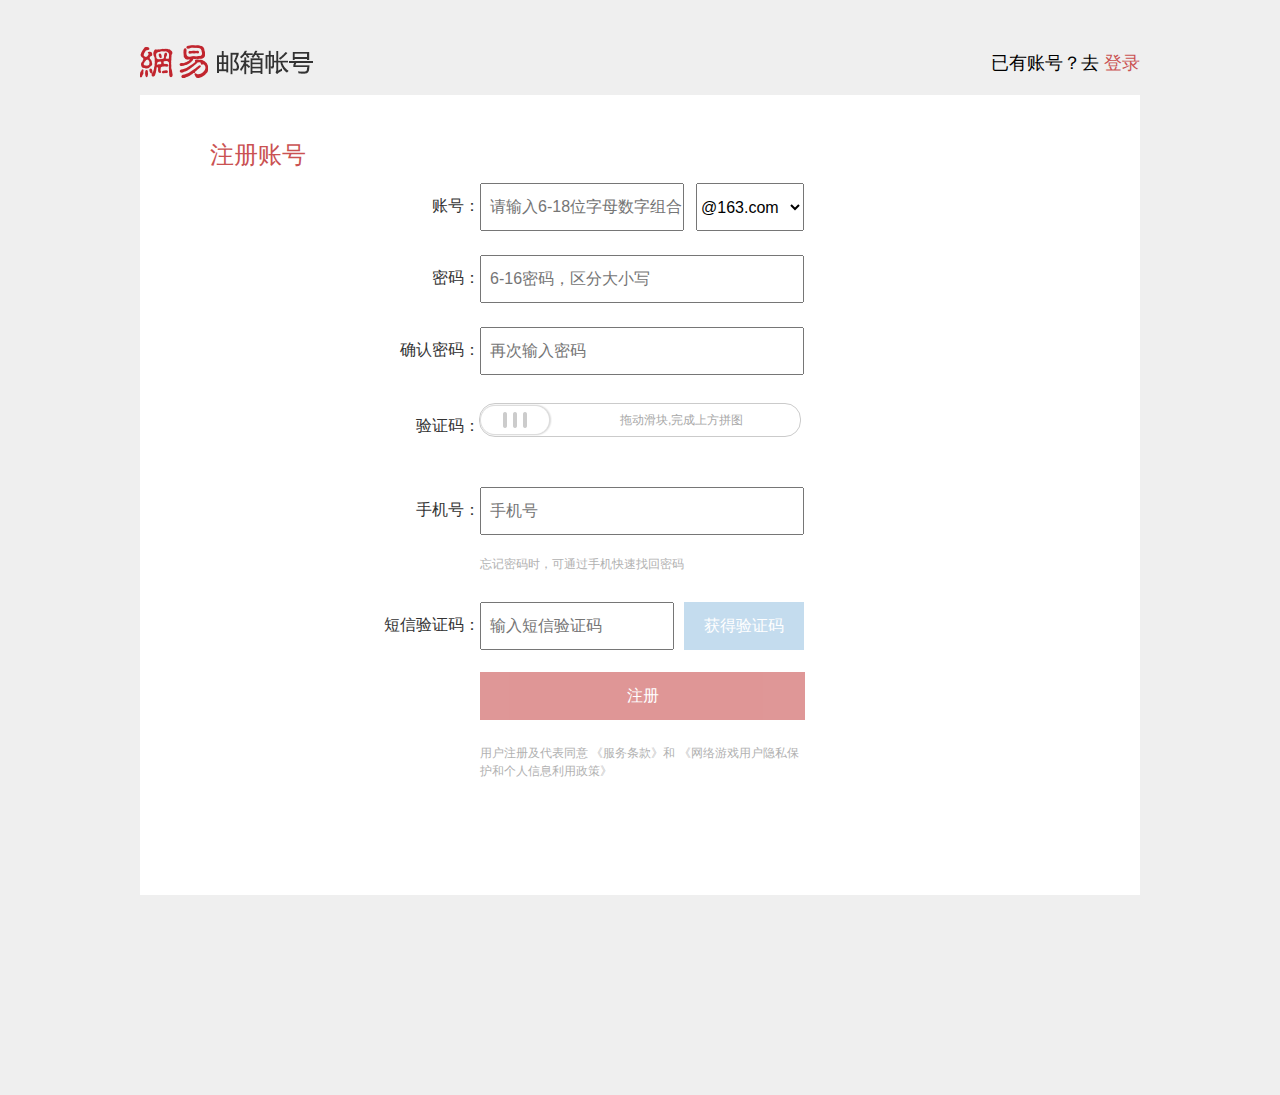
<file: xiangmu/register.html>
<!DOCTYPE html>
<html>
	<head>
		<meta charset="UTF-8">
		<title>注册</title>
		<link rel="stylesheet" type="text/css" href="css/public.css"/>
		<link rel="stylesheet" type="text/css" href="css/register.css"/>
		
	</head>
	<body>
		<div id="top" class="top">
			<a href="#" class="m-logo"></a>
			<span>
				已有账号？去
				<a href="enter.html" class="m-enter">登录</a>
			</span>
		</div>
		<div id="content">
			<p class="tit">注册账号</p>
			<div class="i-input">
				<label for="i-ID" >账号：</label>
				<input type="text"  id="i-ID"  placeholder="请输入6-18位字母数字组合"/>
				<select name="">
					<option value="@163.com">@163.com</option>
					<option value="@126.com<">@126.com</option>
					<option value="@yeah.net">@yeah.net</option>
				</select>
				<span id="name-W" class="flo"><i></i><em></em></span>
			</div>
			<div class="pwd">
				<label for="p-pwd" >密码：</label>
				<input type="password"  id="p-pwd"  placeholder="6-16密码，区分大小写"/>
				<span id="pwd-m" class="flo"><i></i><em></em></span>
			</div>
			<div class="pwd-ok">
				<label for="p-pwdO" >确认密码：</label>
				<input type="password" id="p-pwdO"  placeholder="再次输入密码"/>
				<span id="pwd-o" class="flo"><i></i><em></em></span>
			</div>
			<div class="i-code">
				<label for="code" >验证码：</label>
				<div  id="code" ><img src="img/flo.jpg" class="img-flo"/><span>拖动滑块,完成上方拼图</span>
					<span id="pwd-s" class="flo"><i></i><em></em></span>
				</div>
				<div class="float">
					<img src="img/x-1.jpg"/>
					<img src="img/x-2.jpg" class="img-two"/>
				</div>
			</div>
			<div class="p-numb">
				<label for="num" >手机号：</label>
				<input type="text"  id="num"  placeholder="手机号"/>
				<span id="pwd-W" class="flo"><i></i><em></em></span>
				
			</div>
			<div class="worm">
				<label for=""></label><span id="worming">忘记密码时，可通过手机快速找回密码</span>
				<label for=""></label>
			</div>
			
			<div class="mes-num">
				<label for="m-num" >短信验证码：</label>
				<input type="text"  id="m-num"  placeholder="输入短信验证码"/>
				<button class="getMess">获得验证码</button>
				<span id="pwd-mes" class="flo"><i></i><em></em></span>
			</div>
			<div >
				<label for=""></label>
				<button class="sure">注册</button>
			</div>
			<div>
				<label for=""></label>
				<span class="tip">用户注册及代表同意
					<a href="#">《服务条款》</a>和
					<a href="#">《网络游戏用户隐私保护和个人信息利用政策》</a>
				</span>
			</div>
			
		</div>
		
		
		
	</body>	
	<script type="text/javascript" src="js/jquery-1.11.0.js"></script>
	<script type="text/javascript" src="js/jquery.cookie.js"></script>
	<script type="text/javascript" src="js/register.js"></script>
</html>
</file>
<file: xiangmu/css/index.css>
#top_box,head_box,#banner_box,#content_box,foot_box,#bottom_box{
	width:100%;	
}
.top-content,.head-content,.banner-content,.foot-content,.bottom-content{
	width: 1090px;	
	margin: 0 auto;
}
.content-active,.content-active2,.content-mom,.content-recoment{
	width: 1000px;
	margin:0 auto;
}
/*******************top部分************/
#top_box{
	height:30px;
	background-color: #f2f2f2;
}
.top-content{
	height: 30px;
	position: relative;
}
.top-content ul{	
	float: right;
}
.top-content a{
	float: left;
	color: #666;
	line-height: 30px;
}
.top-content a:hover{
	color: red;
}
#enter_win{
	margin-left: 16px;
}
.fenge{
	float: left;
	line-height: 30px;
	margin: 0 10px 0;
	color: #666;
}
#phon_win{
	padding-left: 12px;
	margin-left: 30px;
	background:url(../images/tp_03.jpg) no-repeat left center;
}
.top-content ul li{
	float: left;
}
.top-content ul li{
	padding:0 10px 0;
}
.top-content ul li .every{
	padding-left: 16px;
	background:url(../images/tp_05.jpg) no-repeat left center; 
}
.top-content ul li .gamemo{
	padding-left: 16px;
	background:url(../images/tp_07.jpg) no-repeat left center; 
}
/*个人中心*/
#percenC a{
	float: none;
	display: block;
	width:80px;
}
.filg{
	display: block;
	max-width: 80px;
	border-bottom: 1px #eaeaea solid;
}
#percenC{
	display: none;
	padding: 4px 15px 12px 14px;
	position: absolute;
	left: 640px;
	top:30px;
	z-index: 2;
	
}
	/*客户服务*/
#cliserC a{
	float: none;
	display: block;	
	width:80px;
}
#cliserC{
	display: none;
	padding: 4px 15px 12px 14px;
	position: absolute;
	left: 732px;
	top:30px;
	z-index: 2;
}
	/*更多*/
#moreC a{
	float: none;
	display: block;	
}
#moreC{
	display: none;
	padding: 4px 15px 12px 14px;
	position: absolute;
	right: 0;
	top:30px;
	z-index: 2;
}
/*****************head部分**********************/
head_box{
	height: 135px;
	border-bottom: 2px #171310 solid;
}
#head_content{
	position: relative;
	padding-top:24px;
}
#logo,.inp{
	float: left;
}
#logo{
	margin-right: 124px;
}
	/*搜索框*/
.inp{
	width: 423px;
	height: 24px;
	border: 2px solid #343434;
	padding: 4px 5px 4px 30px ;
	background:url(../images/head_09.jpg) no-repeat 10px center;
}
.inp input{
	border: none;
	width: 423px;
	height: 24px;
}
.search{
	float: left;
	width: 50px;
	height:36px;
	background:#343434 url(../images/head_06.jpg) no-repeat center;
	border-radius:0 4px 4px 0;
	cursor: pointer;
}
	/*购物车*/
.buycar{
	float: right;
	width:75px;
	height: 34px;
	border: 1px #dddddd solid;
	border-radius: 4px;
	padding-left: 35px;
	font:13px/34px "微软雅黑";
	color: #333;
	background: url(../images/head_12.jpg) no-repeat 10px center;
	cursor: pointer;
}
.carNum{
	float: right;
	width: 20px;
	height: 20px;
	background-color: #E31436;
	color: #fff;
	text-align: center;
	line-height: 20px;
	border-radius: 10px;
	margin: 7px 15px 0 0;
}
.buycar:hover{
	background-color: #f5f5f5;
}
	/*搜索框下方提示列表*/
.smlist{
	float: left;
	padding-top:7px;
}
.smlist li{
	float: left;
}
.smlist li a{
	margin: 0 ;
	color: #999;
}
.smlist .fen{
	float: left;
	color: #999;
	margin:0 11px 0;
}
.smlist a:hover{text-decoration:underline;}

	/*naver*/
.naver{
	float: left;
	margin-top:7px;
}
.naver li{
	float: left;
}
.naver li a{
	display: block;
	font:bold 15px/42px "微软雅黑";
	color: #333;
	margin:0 20px;
}
.naver .typeall a{
	float: left;
	color: #fff;
}
.naver li a:hover{
	color: red;
}
.naver .typeall a:hover{
	color:#fff;
}
.naver .typeall{
	width: 160px;
	background-color: #151515;
}
.typeall div{
	margin:  15px -5px 0 35px;
	float: left;
}
.typeall i{
	display: block;
	width: 15px;
	height: 0;
	border: 1px #ddd solid;
	margin-bottom: 3px;
}
.dobble{
	margin-top: -19px;
}
/*****************banner部分**********************/
#banner_box{
	position: relative;
}
	/*所有种类下拉列表*/
.typeallC{
	display: none;
	position: absolute;
	left:50%;
	top:0px;
	margin-left: -545px;
	z-index: 2;
}
.typeallC ul{
	background-color: #000;
	opacity: 0.8;
	filter: alpha(opacity=80);
}
.typeallC ul li{
	display: block;
	width: 95px;
	height:40px;
	font:15px/40px "微软雅黑";
	color: #fff;
	padding-left:65px ;	
	cursor: pointer;
}
.typeallC ul .one{
	background: url(../images/iqkplg1m99_40_40.png) no-repeat 32px center;
}
.typeallC ul .two{
	background: url(../images/iqkpnez751_40_40.png) no-repeat 32px center;
}
.typeallC ul .thr{
	background: url(../images/iqkpo5f994_40_40.png) no-repeat 32px center;
}
.typeallC ul .four{
	background: url(../images/iqkpow3285_40_40.png) no-repeat 32px center;
}
.typeallC ul .five{
	background: url(../images/iqkpq2ue80_40_40.png) no-repeat 32px center;
}
.typeallC ul .six{
	background: url(../images/iqkptd2291_40_40.png) no-repeat 32px center;
}
.typeallC ul .seven{
	background: url(../images/iqkpsh0e98_40_40.png) no-repeat 32px center;
}
.typeallC ul .eight{
	background: url(../images/iqkpr75617_40_40.png) no-repeat 32px center;
}
.typeallC ul .nine{
	background: url(../images/iq) no-repeat 32px center;
}
.typeallC ul .ten{
	background: url(../images/iqsu18g169_40_40.png) no-repeat 32px center;
}
.typeallC ul li i{
	font-size: 20px;
	font-style: normal;
	margin-left: 15px;
}
/***************typeC对应的内容********************/
.oneC{
	display: block;
	position: absolute;
	width:935px;
	height:400px;
	background-color: #fff;
	left: 160px;
	top:0;
}
.oneC p{
	width:100%;
	margin-top:5px;
	margin-bottom: 5px;
	border-bottom:1px solid #eaeaea;
}
.oneC p a{
	font-size: 15px;
	line-height: 30px;
	color: #333;
}
.oneC a{
	color: #666;
}
.oneC a:hover{
	text-decoration: underline;
}
.oneC span{
	margin:0 5px 0;
}
.ssp-left,.ssp-right{
	float: left;
	width:275px;
	height:398px;
	margin-left: 25px;
	font-size: 12px;
	line-height: 26px;
}
.brand-1{
	height:140px;
}
.brand-2{
	height:85px;
}
.brand-3{
	height:50px;
}
.ssp-logo{
	float: right;
	background-color: #f6f6f6;
	width: 245px;
	height: 378px;
	padding: 20px 20px 0 15px;
}
.ssp-logo a{
	display: block;
	width: 79px;
	height: 79px;
	float: left;
	border:1px solid #eaeaea;	
}
.ssp-logo img{
	width: 100%;
	height: 100%;
}
.ssp-logo .Lerter{
	width:244px;
	height:100px;
	border: none;
	margin-top: 10px;
}




	/*图片自适应居中*/
#banner_box #banner_img{
	position: relative;
	width: 100%;
	height: 400px;
	position: relative;
	overflow: hidden;
}
#banner_img li{
	display: none;
	overflow: hidden;
	position: absolute;
	top:0;
	left:50%;
	margin-left: -960px;
}
	/*版心居中*/
.banner-content{
	height:400px;
	position: absolute;
	top:0;
	left: 50%;
	margin-left: -540px;
}
	/*左右切换悬浮按钮*/
.banner-content .btn-left,.btn-right{
	display: none;
	width: 34px;
	height: 68px;
	font:40px/60px "微软雅黑";
	color: #ccc;
	text-align: center;
	background-color: #000;
	opacity: 0.4;
	filter: alpha(opacity:40);
	position: absolute;
	top:160px;
	cursor: pointer;
}
.banner-content .btn-left{
	left: 0;	
}
.banner-content .btn-right{
	right:0;
}
	/*切换小盒子*/
.tab{
	width:147px;
	height: 19px;
	background-color: #000;
	opacity: 0.4;
	filter: alpha(opacity:40);
	border-radius: 14px;
	padding: 9px 0 0 11px;
	margin: 0 auto;
	margin-top: 372px;
	
}
.banner-content .tab li{
	float: left;
	width: 10px;
	height: 10px;
	border-radius: 5px;
	background-color: #fff;
}
.banner-content .tab li+li{
	margin-left: 10px;
}
/****************活动*****************/
#content_box{
	background-color: #f3f3f3;
}
#content_active{
	height: 163px;
	padding-top: 23px;
	background: url(../images/ir4iv12s19_1000_163.jpg) no-repeat center;
}
#content_active #big_present{
	float: left;
	width:395px;
	height: 150px;
}
#content_active #oUser_10{
	float: left;
	width:197px;
	height: 117px;
	margin: 6px 0 0 3px;
}
#content_active #oUser_20{
	float: left;
	width:197px;
	height: 117px;
	margin: 6px 0 0 3px;
}
#content_active #oUser_30{
	float: left;
	width:197px;
	height: 117px;
	margin: 6px 0 0 3px;
}
#content_avtive2{
	height: 210px;
	padding-bottom:30px;
	background: url(../images/iu0m337c21_1000_210.jpg) no-repeat center;
}
#content_avtive2 a{
	float: left;
	width: 240px;
	height: 210px;
}
#content_avtive2 a+a{
	margin-left: 13px;
}
/**************母婴儿童专区********************/
.mom-head{
	width:1000px;
	height: 40px;
	margin:0 auto;
	margin-bottom: 10px;
	background: url(../images/momc.jpg) no-repeat center;	 
}
.mom-head a{
	display: block;
	width:1000px;
	height: 40px;
}
.mom-banner{
	width: 1000px;
	margin:0 auto;
	height: 400px;
	background: url(../images/mom-banner.jpg) no-repeat center;
}
.mom-banner a{
	display: block;
	width:1000px;
	height: 400px;
}
/*列表部分*/
.type-box{
	width: 1000px;
	margin:0 auto;
}
.type-naver li{
	text-align: center;
	font: 22px/50px "微软雅黑";
	font-weight:700;
	float: left;
	width:198px;
	height: 50px;
	border-bottom:1px solid #dddddd;
	border-top: 2px solid #000;	
	position: relative;
}
.type-naver li:first-child{
	border-left:1px solid #dddddd;
}
.type-naver li:last-child{
	border-right:1px solid #dddddd;
}
.type-naver li+li{
	border-left:1px solid #dddddd;
}
.type-naver li span{
	display: none;
	position: absolute;
    bottom: -11px;
    left: 50%;
    margin-left: -10px;
    border: 10px solid transparent;
    border-top: 10px solid #fff;
    border-top-color: inherit;
    border-bottom: none;
}
.type-naver li.active{
	border-color: #000;
}
.type-naver{
	height: 53px;
	margin-bottom: 22px;
}
/*商品详情部分*/
.type-content{
	height:315px;
	position:relative;	
}

.place{
	height: 315px;
	position: absolute;
	display: none;
}
.place.active{
	display: block;
}



/******************************************/
.place-box{
	width:197px;
	height:315px;
	float: left;
	margin-right: 3px;	
}
.img-show{
	display: block;
}
.img-show img{
	width:197px;
	height: 197px;
}
.detail{
	padding-top: 10px;
	width: 197px;
	height:108px;
}
.detail .tit,.exp{
	display:block;
	color: #000;
}
.detail .tit{
	font:12px/18px "微软雅黑";
	font-weight:700;
}
.detail .tit .tit-num{
	color: #d22147;	
}
.detail .price{
	width:70px;
	height:20px;
	text-align: center;
	display:block;
	border:1px dashed #d22147;
	color:#d22147;
	line-height: 20px;
	margin-top: 10px;
}
.detail strong{
	display: block;
	color: #d22147;
	margin-top:6px;
	font-size:18px;
	float: left;
}
.detail em{
	display: block;
	color: #999;
	float: left;	
	font-weight:400;
	margin-top:10px;
	text-decoration: line-through;
	font-style:normal;
}
.detail p{
	float: right;
	color: #fff;
	height: 26px;
	padding: 0 6px;
	background-color: #d22147;
	line-height: 26px;
}
.more{
	width: 1000px;
	display: block;
	margin:0 auto;
	margin-top: 42px;
}
/*************网易推荐*****************/
.content-recoment a{
	display: block;
}
.select{
	width:1008px;
	height:415px;
}
.select .imgLink{
	float: left;
}
.select a{
	margin: 0 8px 8px 0;
}
/******************foot**********************/
.btmlist{
	width: 100%;
	height:45px;
	border-bottom: 1px solid #eaeaea;
	padding: 40px 0;
}
.btmlist ul li{
	float: left;
	width: 272px;
	height: 44px;
}
.btmlist ul li i{
	float: left;
	width:44px;
	height: 44px;
	margin-right: 12px;
}
.btmlist ul li strong{
	display: block;
	font-size:18px;
	font-weight: 700;
	line-height: 22px;
}
.btmlist ul li span{
	display: block;
	font-size:14px;
	font-weight: 700;
	line-height: 22px;
}
.fix-zp-1{
	background: url(../images/back.png) no-repeat -751px  0;
}
.fix-zp-2{
	background: url(../images/back.png) no-repeat -812px  0;
}
.fix-zp-3{
	background: url(../images/back.png) no-repeat -873px  0;
}
.fix-zp-4{
	background: url(../images/back.png) no-repeat -935px  0;
}
/*关注我们列表*/
.guideList{
	width: 100%;
	height:128px;
	padding: 40px 0 90px;
}
.guideList li{
	float: left;
}
.gl-first{
	width: 194px;
	height: 128px;
	padding: 0 40px 0 30px;	
}
.gl-first .smlogo{
	display: block;
	width: 100px;
	height: 43px;
	margin-bottom: 20px;
}
.focousus{
	display: block;
	float: left;
	margin-top: 10px;
}
.focous a{
	display: block;
	float: left;
	width: 32px;
	height: 32px;
	margin-left: 10px;
	position: relative;
	
}
.focous i{
	display: block;
	width: 32px;
	height: 32px;
	
}
.nosha{
	display:none;
	position: absolute;
	left: -30px;
	top: 35px;
}
.f1{
	background: url(../images/back.png) no-repeat -752px -69px;
}
.f1:hover{
	background: url(../images/back.png) no-repeat -752px -109px;
}
.wb:hover .nosha{
	display: block;
}
.f2{
	background: url(../images/back.png) no-repeat -796px -69px;
}
.f2:hover{
	background: url(../images/back.png) no-repeat -796px -109px;
}
.wx:hover .nosha{
	display: block;
}
.f3{
	background: url(../images/back.png) no-repeat -840px -69px;
}
.f3:hover{
	background: url(../images/back.png) no-repeat -840px -109px;
}
.yb:hover .nosha{
	display: block;
}
.gl-se{
	width: 110px;
	height: 123px;
	padding-left: 25px;
}
.guideList ul li+li{
	border-left: 1px solid #eaeaea;
}
.guideList ul li dt{
	font-size:18px;
	font-weight: 400px;
}
.guideList ul li dd{
	line-height: 24px;
}
.guideList ul li dd a{
	color: #333;
}
.guideList ul li dd:hover{
	text-decoration: underline;
}
.guideList .gl-last{
	border-left:none ;
}
.gl-last span{
	display: block;
	text-align: center;
	margin-top:6px;
}
/****************bottom*********************/
bottom_box{
	background-color: #333;
	padding: 20px 0;
}
.bottom-content{
	color: #c2c2c2;
}
.bottom-content a{
	color: #c2c2c2;
}
.bottom-content .abus{
	text-align: center;
	line-height: 26px;
}
.police a:first-child{
	margin-left: 80px;
	margin-right: 10px;
}
.police a{
	float: left;
	line-height: 26px;
}
.police span{
	float: left;
	line-height: 26px;
	margin-left: 20px;
}
.police{
	text-align: center;
}
.chi{
	height:50px;
}
.chi a{
	display: block;
	float: left;
}
.chi .kexin{
	width: 80px;
	height: 30px;
	margin-left: 460px;
}
.chi .bigpo{
	margin-left: 20px;
	width:28px;
	height:30px;
}
.bottom-content a:hover{
	text-decoration: underline;
}
/*********************悬浮楼梯**********************/
.floatWd{
	display: none;
	position: fixed;
	right: 90px;
	top: 0;
}
.floatWd a{
	display: block;
	cursor: pointer;
	width: 100px;
	text-align: center;
	font-size: 13px;
	color: #fff;
	line-height: 30px;
	background-color: rgb(210, 33, 71);
	border-bottom: 1px solid #a81a38;
}
.floatWd a:hover{
	background-color: #a81a38;
}
.floatWd .fl-first{
	background-color: #a81a38;
}
</file>
<file: xiangmu/css/public.css>
body,p,li,ul,dl,dd,dt,ol,h1,h2,h3,h4,h5,h6,input{
	padding: 0;
	margin: 0;
	font:12px/1.5 "Helvetica Neue",Helvetica,Arial,"Hiragino Sans GB",微软雅黑,tahoma,simsun,宋体;
}
ul,ol,li{
	list-style: none;
}
a{
	text-decoration: none;
	cursor: pointer;
}
img{
	display: block;
	border: none;
}
</file>
<file: xiangmu/css/buyCar.css>
/***************top *********************/
#top{
	width: 100%;
	margin: 0 auto;	
	height: 80px;
	position: relative;
}
#top a{
	display: block;
	position: absolute;
	left: 50%;
	margin-left: -985px;	
}
/***************logo*********************************/
#logo{
	width: 1090px;
	margin: 0 auto;
	height: 100px;
	position: relative;
}
.enter-logo{
	float: left;
	margin-top: 30px;
}
.steps{
	float: right;
	margin: 45px 38px 0 0;
	width: 290px;
	height: 20px;
	background: url(../img-buyCar/steps.png) no-repeat ;
}
.steps-de{
	position: absolute;
	right: 0;
	top:75px;
	width: 354px;
	height: 21px;
}
.steps-de li{
	float: left;
	font-size: 14px;
}
.steps-de li+li{
	margin-left: 72px;
}
.steps-de li.active{
	color: #e31436;
}
/*************************内容部分********************/
#car_box{
	width: 1090px;
	margin: 0 auto;
}
.list{
	height:18px;
}
.list-0{
	float: left;
	height:18px;
	width: 114px;
}
.list-0 input{
	float: left;
	width: 18px;
	height: 18px;
	-webkit-appearance: none;
	background:url(../img-buyCar/check.png) no-repeat 0px -24px;
	outline: none;
	margin: 0px 10px 0 12px	
}
.list-0 input.active{
	background:url(../img-buyCar/check.png) no-repeat 0px 0px;
}
.list-0 label{
	float: left;
	line-height: 18px;
}
.list-1,.list-2,.list-3,.list-4,.list-5{
	float: left;
	color: #999;
	padding: 0 10px;
}
.list-1{
	    width: 394px;	    
}
.list-2{
	    width: 132px;	    
}
.list-3{
	    width: 120px;	    
}
.list-4{
	    width: 120px;	    
}
.list-5{
	    width: 110px;	    
}
/**********************商品信息*************************/
#car_box{
	display: block;
}
#car_box.active{
	display: none;
}
.worming{
	display: block;
}
.worming.active{
	display: none;
}


.good{
	width: 100%;
	margin-top: 15px;
}
.adress{
	width: 100%;
	padding: 10px 0 15px 10px;
    font-size: 18px;
    font-weight: bold;
    color: #333;
}
.adress input.active{
	background:url(../img-buyCar/check.png) no-repeat 0px 0px;
}
.adress input{
	float: left;
	width: 18px;
	height: 18px;
	-webkit-appearance: none;
	background:url(../img-buyCar/check.png) no-repeat 0 -24px;;
	outline: none;
	margin: 0px 10px 0 2px	
}
.good-message{
	width: 100%;
	height:138px;
	border:1px solid #eaeaea;
	background-color:#FFFBF0; 
}
/*//选择///*/
.check{
    width: 26px;
    height:75px;
    padding:45px 0 0 20px;
    float: left;
}
.check input{
	float: left;
	width: 18px;
	height: 18px;
	-webkit-appearance: none;
	background:url(../img-buyCar/check.png) no-repeat 0 -24px;
	outline: none;
	margin: 0px 10px 0 2px
}
.check input.active{
	background:url(../img-buyCar/check.png) no-repeat 0px 0px;
}
/*/////商品详细信息//////*/
.message{
	float: left;
	width: 425px;
	padding:20px 80px 0 0;
}
.message .img-show{
	float: left;
	margin-right: 25px;
}
.describ{
	float: left;
	width: 310px;
	color: #333;
    font-size: 14px;
    display: block;	
}
.describ:hover{
	color: #e31436;
}
.tax{
	display: inline-block;
    padding: 0 3px;
    height: 16px;
    color: #999;
    line-height: 16px;
    font-size: 12px;
    margin-top: 20px;
}
.tax i{
	float: left;
	width: 16px;
	height: 16px;
	background: url(../img-buyCar/l1_03.jpg) no-repeat ;
	margin-right: 5px;
}
.gift{
	display: inline-block;
	width: 475px;
	padding: 10px 0;
	color: #999;
	
}
.gift a{
	color: #999;
}
.gift a:hover{
	text-decoration: underline;
}
.gift b{
	font-weight: normal;
	text-decoration: line-through;
}
.gift span{
	float: right;
}
/*/////价格/////*/
.price{
	width: 102px;
	height: 100%;
	float: left;
}
.p-before{
	display: block;
	line-height: 18px;
	color: #999;
	margin-top: 30px;
	text-decoration: line-through;
}
.p-now{
	display: block;
	font-size: 14px;
	font-weight: bold;
	color: #333;
	line-height: 21px;
	margin:5px 0;
}
.limit-time{
	display: block;
	font-size: 12px;
	color: #e31436;
	width: 50px;
	text-align: center;
	border:1px solid #e31436;
	border-radius: 3px;
	line-height: 18px;
}
/*////数量/////*/
.num{
	width: 152px;
	float: left;
	height: 88px;
	padding-top: 50px;
}
.cut,.add{
	float: left;
	width: 22px;
	height: 22px;
	
	border:1px solid #bcbcbc;
	background-color: #fff;
	cursor: pointer;
}
.num-now{
	float: left;
	width: 43px;
	height: 20px;
	border:1px solid #bcbcbc;
	text-align: center;	
}
.limit-num{
	display: inline-block;
	float:right;
	margin:10px 85px 0 0;
	color: #e31436;
}

/*////商品价格//////*/
.price-total{
	width: 100px;
	height: 50%;
	float: left;
	font-size: 14px;
	font-weight: bold;
	text-align: center;
	padding-top: 50px;
}
/*//////个人操作//////*/
.operate{
	width: 124px;
	height: 100%;
	float: left;	
}
.operate a{
	display: block;
	width: 100%;
	text-align: center;
	color: #333;
}
.operate a:hover{
	text-decoration: underline;
}
.del{
	margin-top: 40px;
}
/*////价格说明/////*/
.price-exp{
	padding: 10px 43px 10px 20px;
    text-align: right;
    border: 1px solid #eaeaea;
    border-top: none;
}
.price-exp span+span{
	margin-left: 12px;
}
.price-exp em{
	font-style: normal;
}
/*//////////////////////////总价结算////////////////////////*/
.total{
	position: relative;
	width: 1068px;
	height: 40px;
    line-height: 40px;
    padding: 10px;
    position: relative;
    background-color: #F8F8F8;
    border: 1px solid #EAEAEA;
    margin-top:50px ;
}
.settle{
	position: absolute;
	right: -1px;
	top: -1px;
    width: 120px;
    line-height: 60px;
    text-align: center;
    background-color: #ccc;
    color: #fff;
    cursor: not-allowed;
}
.total p{
	display: block;
    line-height: 20px;
    text-align: right;
}
.total-p1{
	margin:-30px 140px 0 0;
}
.total-p1 b{
	color: #e31436;
    font-weight: bold;
    font-size: 18px;
}
.total-p2{
	margin-right:140px;
	color: #999;
}
.total-p2 span+span{
	margin-left: 10px;
}
.total-p2 em{
	font-style: normal;
}
/******************************空购物车********************************/
.worming{
	position: relative;
	width: 1090px;
	height: 218px;
	margin:0 auto;
	background: url(../img-buyCar/car.jpg) no-repeat 335px center;
}
.worm{
	position: absolute;
    left: 396px;
    top: 90px;  
}
.worm p{
	font-size: 16px;
}
.worm a{
	color: #D12147;
}
/******************************猜你喜欢********************************/
#recomment{
	height: 395px;
	width: 1090px;
	margin:0 auto;
}
#recomment p{
	font:700 18px/38px "微软雅黑";
}
#recomment p i{
	font-style: normal;
	font-weight: 100;
	font-size: 14px;
	color: #999;
	padding-left: 12px;
}
#recomment div+div{
	margin-left: 15px;
}
.rct{
	float: left;
	margin-bottom: 15px;
	width: 204px;
	height: 304px;
	border: 1px solid #eaeaea;
}
.ms{
	display: block;
	width: 100%;
	font-size: 12px;
	line-height: 20px;
	text-align: center;
	color: #333;
}
.ms:hover{
	text-decoration: underline;
}
.pr{
	float: left;
	width: 100%;
	margin-top: 20px;
	padding-left: 20px;
	font-size: 16px;
	font-weight: 700;
	color: #E31436;
}
.pr b{
	font-size: 12px;
	
	font-weight: 400;
	color: #999;
	text-decoration: line-through;
}
.pl{
	display: block;
	margin-left: 20px;
	font-size: 12px;
	line-height: 20px;
	color: #999;
}
.pl:hover{
	text-decoration: underline;
}
/****************bottom*********************/
#bottom_box{
	
	background-color: #333;
	padding: 20px 0;
}
.bottom-content{
	width: 1090px;
	margin: 0 auto;
	color: #c2c2c2;
}
.bottom-content a{
	color: #c2c2c2;
}
.bottom-content .abus{
	text-align: center;
	line-height: 26px;
}
.police a:first-child{
	margin-left: 80px;
	margin-right: 10px;
}
.police a{
	float: left;
	line-height: 26px;
}
.police span{
	float: left;
	line-height: 26px;
	margin-left: 20px;
}
.police{
	text-align: center;
}
.chi{
	height:50px;
}
.chi a{
	display: block;
	float: left;
}
.chi .kexin{
	width: 80px;
	height: 30px;
	margin-left: 460px;
}
.chi .bigpo{
	margin-left: 20px;
	width:28px;
	height:30px;
}
.bottom-content a:hover{
	text-decoration: underline;
}
</file>
<file: xiangmu/css/enter.css>
/***************top *********************/
#top{
	width: 100%;
	margin: 0 auto;	
	height: 80px;
	position: relative;
}
#top a{
	display: block;
	position: absolute;
	left: 50%;
	margin-left: -985px;	
}
/***************logo*********************************/
#logo{
	width: 1000px;
	margin: 0 auto;
	height: 100px;
}
.enter-logo{
	float: left;
	margin-top: 30px;
}
.qlt{
	float: right;
}
/******************content***********************/
#content-box{
	width: 100%;
	height: 520px;
	background: url(../img-enter/banner.jpg) no-repeat center top;
}
#content{
	width: 1000px;
	margin: 0 auto;
	height: 100%;
	position: relative;
}
/*左边活动部分*/
#content .act{
	display: block;
	width:400px;
	height:280px;
	position: absolute;
	left: 10px;
	top:110px;
}
/*右边登录部分*/
#content .enter-box{
	width: 500px;
	position: absolute;
	top:80px;
	right: 20px;
	background-color: #fff;
}
.enter-left{
	width: 350px;
	float: left;
	padding-top:27px;
	border-right:1px solid #eaeaea;
}

.enter-right{
	float: right;
	width: 149px;
	height: 100%;	
}
/*********/
.title{
	font-size: 18px;
	color: #333;
	font-weight: bold;
	padding-bottom:20px ;
	margin-left: 40px;
}
/*用户名和密码*/
.userName,.userCode{
	width: 268px;
	height: 34px;
	border: 1px solid #c5cddb;
	margin-left: 40px;
	
}
.userName .n-bc,.c-bc{
	width: 34px;
	height: 34px;
	float: left;
}
.userName #userN,#userC{
	float: left;
	border:none;
	width: 220px;
	border-left: 1px solid #c5cddb;
	line-height: 30px;
	font-size: 14px;
	padding-left:10px;
	margin-top:2px;	
	outline: none;
}
.userName{
	margin-bottom: 16px;	
}
.userName .n-bc{
	background:url(../img-enter/bc.png) no-repeat -10px -82px;
}
.userCode .c-bc{
	background:url(../img-enter/bc.png) no-repeat -53px -82px;	
}
/*错误提示*/
.error{
	height:20px;
	font-size: 12px;
	color: #fa5b5b;
	padding-top: 16px;	
	margin-left: 40px;
	display:none;
}
.error.active{
	display: block;
}
.error-bc{
	display: block;
	float: left;
	width: 18px;
	height: 15px;
	background:url(../img-enter/bc.png) no-repeat -217px -33px;
}
/*免登陆*/
.memory{
	width: 270px;
	margin-top: 20px;
	margin-left: 40px;
}
.memory i{
	float: left;
	width: 15px;
	height: 15px;
	border: 1px solid #aaa;
	margin-right: 5px;	
}
.memory i.active{
	background: url(../img-enter/bc.png) no-repeat -330px -92px;
}
.memory i input{
	opacity: 0;
	filter: alpha(opacity=0);
	width: 15px;
	height: 15px;	
}
.memory label,a{
	font-size: 12px;
	color: #999;
}
.memory a{
	float: right;
}
.memory a:hover{
	color: gray;
}
.memory label:hover{
	cursor: pointer;
	color: gray;
}
/*登录按钮*/
.sure{
	display: block;
	border: none;
	width: 270px;
	height: 44px;
	background-color: #E31436;
	font: 18px "微软雅黑";
	color: #fff;
	margin-top: 20px;
	margin-left: 40px;
	cursor: pointer;
}
/*立即注册*/
.register{
	width: 350px;
	height: 18px;
	padding: 15px 0 20px;
	text-align: center;	
}
.register a{
	color: #51B8F1;
}
/*第三方登录*/
.otr{
	display: block;
	width: 320px;
	height: 22px;
	border:1px solid #eaeaea ;
	padding: 15px 0 10px 29px;	
}
.otr li{
	float: left;
	border-right: 1px solid #eaeaea;
	padding: 0 10px 0;
	cursor: pointer;
}
.otr li:first-child{
	border:none;
	cursor:default;
}
.otr li:last-child{
	border: none;
}
.otr i{
	display: block;
	width: 20px;
	height: 20px;
}
.wx{
	background:url(../images/back.png) no-repeat -760px -275px;
}
.wx:hover{
	background:url(../images/back.png) no-repeat -823px -275px;
}
.zfb{
	background:url(../images/back.png) no-repeat -760px -300px;
}
.zfb:hover{
	background:url(../images/back.png) no-repeat -823px -300px;
}
.wb{
	background:url(../images/back.png) no-repeat -760px -330px;
}
.wb:hover{
	background:url(../images/back.png) no-repeat -823px -330px;
}
.qq{
	background:url(../images/back.png) no-repeat -760px -356px;
}
.qq:hover{
	background:url(../images/back.png) no-repeat -823px -356px;
}

/*右边部分*/
.enter-right{
	height:366px;
	background: url(../img-enter/2Dcode.jpg) no-repeat center;
}
.enter-right a{
	display: block;
	width: 100%;
	height: 100%;
}
</file>
<file: xiangmu/css/goodList.css>
#top_box,#head_box,#content-box,#foot_box,#bottom_box{
	width:100%;	
}
.top-content,.head-content,.content,.foot-content,.bottom-content{
	width: 1090px;	
	margin: 0 auto;
}
/***************top_0 *********************/
#top_0{
	width: 100%;
	margin: 0 auto;	
	height: 80px;
	position: relative;
	overflow: hidden;
}
#top_0 a{
	display: block;
	position: absolute;
	left: 50%;
	margin-left: -985px;	
}
/*******************top部分************/
#top_box{
	height:30px;
	background-color: #f2f2f2;
}
.top-content{
	height: 30px;
	position: relative;
}
.top-content ul{	
	float: right;
}
.top-content a{
	float: left;
	color: #666;
	line-height: 30px;
}
.top-content a:hover{
	color: red;
}
#enter_win{
	margin-left: 16px;
}
.fenge{
	float: left;
	line-height: 30px;
	margin: 0 10px 0;
	color: #666;
}
#phon_win{
	padding-left: 12px;
	margin-left: 30px;
	background:url(../images/tp_03.jpg) no-repeat left center;
}
.top-content ul li{
	float: left;
}
.top-content ul li{
	padding:0 10px 0;
}
.top-content ul li .every{
	padding-left: 16px;
	background:url(../images/tp_05.jpg) no-repeat left center; 
}
.top-content ul li .gamemo{
	padding-left: 16px;
	background:url(../images/tp_07.jpg) no-repeat left center; 
}
/*个人中心*/
#percenC a{
	float: none;
	display: block;
	width:80px;
}
.filg{
	display: block;
	max-width: 80px;
	border-bottom: 1px #eaeaea solid;
}
#percenC{
	display: none;
	padding: 4px 15px 12px 14px;
	position: absolute;
	left: 640px;
	top:30px;
	z-index: 2;
	
}
	/*客户服务*/
#cliserC a{
	float: none;
	display: block;	
	width:80px;
}
#cliserC{
	display: none;
	padding: 4px 15px 12px 14px;
	position: absolute;
	left: 732px;
	top:30px;
	z-index: 2;
}
	/*更多*/
#moreC a{
	float: none;
	display: block;	
}
#moreC{
	display: none;
	padding: 4px 15px 12px 14px;
	position: absolute;
	right: 0px;
	top:30px;
	z-index: 2;
}
/*****************head部分**********************/
#head_box{
	height: 135px;
	border-bottom: 2px #171310 solid;
}
#head_content{
	position: relative;
	padding-top:24px;
}
#logo,.inp{
	float: left;
}
#logo{
	margin-right: 124px;
}
/*搜索框*/
.inp{
	width: 423px;
	height: 24px;
	border: 2px solid #343434;
	padding: 4px 5px 4px 30px ;
	background:url(../images/head_09.jpg) no-repeat 10px center;
}
.inp input{
	border: none;
	width: 423px;
	height: 24px;
}
.search{
	float: left;
	width: 50px;
	height:36px;
	background:#343434 url(../images/head_06.jpg) no-repeat center;
	border-radius:0 4px 4px 0;
	cursor: pointer;
}
	/*购物车*/
.buycar{
	float: right;
	width:75px;
	height: 34px;
	border: 1px #dddddd solid;
	border-radius: 4px;
	padding-left: 35px;
	font:13px/34px "微软雅黑";
	color: #333;
	background: url(../images/head_12.jpg) no-repeat 10px center;
	cursor: pointer;
}
.buycar:hover{
	background-color: #f5f5f5;
}
	/*搜索框下方提示列表*/
.smlist{
	float: left;
	padding-top:7px;
}
.smlist li{
	float: left;
}
.smlist li a{
	margin: 0 ;
	color: #999;
}
.smlist .fen{
	float: left;
	color: #999;
	margin:0 11px 0;
}
.smlist a:hover{text-decoration:underline;}

	/*naver*/
.naver{
	float: left;
	margin-top:7px;
}
.naver li{
	float: left;
}
.naver li a{
	display: block;
	font:bold 15px/42px "微软雅黑";
	color: #333;
	margin:0 20px;
}
.naver .typeall a{
	float: left;
	color: #fff;
}
.naver li a:hover{
	color: red;
}
.naver .typeall a:hover{
	color:#fff;
}
.naver .typeall{
	width: 160px;
	background-color: #151515;
}
.typeall div{
	margin:  15px -5px 0 35px;
	float: left;
}
.typeall i{
	display: block;
	width: 15px;
	height: 0;
	border: 1px #ddd solid;
	margin-bottom: 3px;
}
.dobble{
	margin-top: -19px;
}
/*typeC*/
.typeallC{
	display: none;
	position: absolute;
	left:50%;
	top:247px;
	margin-left: -545px;
	z-index: 2;
	
}
.typeallC ul{
	background-color: #000;
	opacity: 0.8;
	filter: alpha(opacity=80);
}
.typeallC ul li{
	display: block;
	width: 95px;
	height:40px;
	font:15px/40px "微软雅黑";
	color: #fff;
	padding-left:65px ;	
	cursor: pointer;
}
.typeallC ul .one{
	background: url(../images/iqkplg1m99_40_40.png) no-repeat 32px center;
}
.typeallC ul .two{
	background: url(../images/iqkpnez751_40_40.png) no-repeat 32px center;
}
.typeallC ul .thr{
	background: url(../images/iqkpo5f994_40_40.png) no-repeat 32px center;
}
.typeallC ul .four{
	background: url(../images/iqkpow3285_40_40.png) no-repeat 32px center;
}
.typeallC ul .five{
	background: url(../images/iqkpq2ue80_40_40.png) no-repeat 32px center;
}
.typeallC ul .six{
	background: url(../images/iqkptd2291_40_40.png) no-repeat 32px center;
}
.typeallC ul .seven{
	background: url(../images/iqkpsh0e98_40_40.png) no-repeat 32px center;
}
.typeallC ul .eight{
	background: url(../images/iqkpr75617_40_40.png) no-repeat 32px center;
}
.typeallC ul .nine{
	background: url(../images/iq) no-repeat 32px center;
}
.typeallC ul .ten{
	background: url(../images/iqsu18g169_40_40.png) no-repeat 32px center;
}
.typeallC ul li i{
	font-size: 20px;
	font-style: normal;
	margin-left: 15px;
}
/***************typeC对应的内容********************/
.oneC{
	display: block;
	position: absolute;
	width:935px;
	height:400px;
	background-color: #fff;
	left: 160px;
	top:0;
}
.oneC p{
	width:100%;
	margin-top:5px;
	margin-bottom: 5px;
	border-bottom:1px solid #eaeaea;
}
.oneC p a{
	font-size: 15px;
	line-height: 30px;
	color: #333;
}
.oneC a{
	color: #666;
}
.oneC a:hover{
	text-decoration: underline;
}
.oneC span{
	margin:0 5px 0;
}
.ssp-left,.ssp-right{
	float: left;
	width:275px;
	height:398px;
	margin-left: 25px;
	font-size: 12px;
	line-height: 26px;
}
.brand-1{
	height:140px;
}
.brand-2{
	height:85px;
}
.brand-3{
	height:50px;
}
.ssp-logo{
	float: right;
	background-color: #f6f6f6;
	width: 245px;
	height: 378px;
	padding: 20px 20px 0 15px;
}
.ssp-logo a{
	display: block;
	width: 79px;
	height: 79px;
	float: left;
	border:1px solid #eaeaea;	
}
.ssp-logo img{
	width: 100%;
	height: 100%;
}
.ssp-logo .Lerter{
	width:244px;
	height:100px;
	border: none;
	margin-top: 10px;
}

#content_box{
	background-color: #f3f3f3;
}
.content{
	background-color: #fff;
}
/************当前位置***************/
.adr{
	padding: 15px 0 10px;
	background-color:#f3f3f3 
}
.adr a{
	font-size: 12px;
	color: #333;
	line-height: 22px;
}
.adr a:hover{
	text-decoration: underline;
}
.adr span{
	margin-left: 15px;
    height: 22px;
    display: inline-block;
    line-height: 24px;
    color: #999;
    font-size: 12px;
}
.adr span b{
	font-style: normal;
	color: #D22147;
}
/***********brand***************/
.brand{
	font-size: 14px;
	height: 68px;
	border: 1px solid #EAEAEA;
}
.brand-title{
	float: left;
    width: 75px;
    height: 53px;
    padding-top: 15px;
    padding-left: 15px;
    color: #666;
    font-size: 13px;
    line-height: 14px;
    background: #f8f8f8;
}
.brand-content{
	float: left;
	margin-left: 15px;
    line-height: 14px;
    width: 940px;
    height: 68px;
    overflow: hidden;
}
.brand-content ul{
	height: 112px;
	overflow: hidden;
	margin-top: 7px;
}

.brand-content li{
	width: 129px;
	float: left;
	display: inline-block;
    position: relative;
    padding-right: 24px;
    margin-bottom: 14px;
    cursor: pointer;
    font-size: 13px;
    text-decoration: none;
    color: #333;
    text-overflow: ellipsis;
    overflow: hidden;
    white-space: nowrap;
}
.brand-more{
	float: right;
}
.brand-more:hover a{
	color: #D22147;
}
.brand-more:hover span{
	background: url(../img-googlist/rocket.png) no-repeat -50px 0;
}
.brand-more a{
	float: left;
	color: #333;;
}
.brand-more span{
	float: left;
	width: 9px;
	height: 6px;
	margin:7px 0 0 5px;
	background: url(../img-googlist/rocket.png) no-repeat 0px 0px;
}
/***************country***************/
.country{
	font-size: 14px;
	height: 44px;
	border: 1px solid #EAEAEA;
	border-top: none;
}
.country-title{
	float: left;
    width: 75px;
    padding-left: 15px;
    color: #666;
    font-size: 13px;
    line-height: 44px;
    background: #f8f8f8;
    margin-right: 15px;
}
.country li{
	float: left;
    display: inline-block;
    position: relative;
    padding-right: 24px;
    cursor: pointer;
    font-size: 13px;
    color: #333;
    line-height: 44px;
}
/*******size**************/
.size{
	font-size: 14px;
	height: 71px;
	border: 1px solid #EAEAEA;
	border-top: none;
}
.size-title{
	float: left;
    width: 75px;
    height: 71px;
    padding-left: 15px;
    color: #666;
    font-size: 13px;
    line-height: 44px;
    background: #f8f8f8;
}
.size ul{
	float: left;
	margin-left: 15px;
    line-height: 14px;
    width: 940px;
    margin-top: 10px;
}
.size li{
	float: left;
    display: inline-block;
    position: relative;
    padding-right: 24px;
    margin-bottom: 14px;
    cursor: pointer;
    font-size: 13px;
    text-decoration: none;
    color: #333;
}
/*******fit**************/
.fit{
	font-size: 14px;
	height: 50px;
	border: 1px solid #EAEAEA;
	border-top: none;
}
.fit-title{
	float: left;
    width: 75px;
    padding-left: 15px;
    color: #666;
    font-size: 13px;
    line-height: 44px;
    background: #f8f8f8;
}
.fit ul{
	float: left;
	margin-left: 15px;
    line-height: 14px;
    width: 940px;
    margin-top: 10px;
}
.fit li{
	float: left;
    display: inline-block;
    position: relative;
    padding-right: 24px;
    margin-bottom: 14px;
    cursor: pointer;
    font-size: 13px;
    text-decoration: none;
    color: #333;
}
/***************sift****************/
.sift{
	height: 36px;
	margin-top:10px;
	border: 1px solid #EAEAEA;
}

.sift li{
	float: left;
    width: 76px;
    height: 36px;
    line-height: 36px;
    margin: -1px;
    margin-left: 0;
    font-size: 13px;
    border: 1px solid #eaeaea;
    cursor: pointer;
    text-align: center;
}
.sift li input{
	width: 48px;
    line-height: 18px;
    padding-left: 5px;
    border: 1px solid #ddd;
}
.sift li:last-child{
	width:215px;
	border-right: none;
	margin-right: 5px;
}
.sift label{
	float: left;
	font-size: 14px;
	margin:10px 15px 0px 5px;
}
#ziying,#youhuo,#cuxiao{
	
	float: left;
	width: 20px;
	height: 20px;
	margin-top: 10px;
}
.paging{
	float: right;
}
.paging button{
	text-align: center;
	margin: 8px 5px 0 0;
	background-color: #fff;
	border: none;
	padding:5px ;
	width: 10px;
	height: 20px;
	
}
/**************good********************/
.show-window{
	padding: 20px 37px;
	height:2620px;
	background-color: #f3f3f3;
}
.rct{
	float: left;
	margin: 0 8px 8px 0;
	width: 244px;
	height: 364px;
	border: 1px solid #eaeaea;
	background-color: #fff;
}
.rct img{
	width: 244px;
	height: 244px;
}
.ms{
	display: block;
	padding-left: 20px;
	font-size: 12px;
	line-height: 20px;
	font-weight: 700;
	color: #333;
}
.ms:hover{
	text-decoration: underline;
}
.mm{
	display: block;
	padding-left: 20px;
	font-size: 12px;
	line-height: 20px;
	color: #333;
}
.mm:hover{
	text-decoration: underline;
}
.pr{
	float: left;
	margin-top: 35px;
	padding-left: 20px;
	font-size: 16px;
	font-weight: 700;
	color: #E31436;
}
.pr b{
	font-size: 12px;	
	font-weight: 400;
	color: #999;
	text-decoration: line-through;
}
.pl{
	display: block;
	margin-left: 20px;
	font-size: 12px;
	line-height: 20px;
	color: #999;
}
.pl:hover{
	text-decoration: underline;
}
.buy-now{
	float: right;
	background-color: #d22147;
    color: #ffffff;
    padding: 0 6px;
    height: 26px;
    line-height: 26px;
    font-size: 12px;
    right: 18px;
    margin:35px 20px 0 0;
}

/******************foot**********************/
.btmlist{
	width: 100%;
	height:45px;
	border-bottom: 1px solid #eaeaea;
	padding: 40px 0;
}
.btmlist ul li{
	float: left;
	width: 272px;
	height: 44px;
}
.btmlist ul li i{
	float: left;
	width:44px;
	height: 44px;
	margin-right: 12px;
}
.btmlist ul li strong{
	display: block;
	font-size:18px;
	font-weight: 700px;
	line-height: 22px;
}
.btmlist ul li span{
	display: block;
	font-size:14px;
	font-weight: 700px;
	line-height: 22px;
}
.fix-zp-1{
	background: url(../images/back.png) no-repeat -751px  0;
}
.fix-zp-2{
	background: url(../images/back.png) no-repeat -812px  0;
}
.fix-zp-3{
	background: url(../images/back.png) no-repeat -873px  0;
}
.fix-zp-4{
	background: url(../images/back.png) no-repeat -935px  0;
}
/*关注我们列表*/
.guideList{
	width: 100%;
	height:128px;
	padding: 40px 0 90px;
}
.guideList li{
	float: left;
}
.gl-first{
	width: 194px;
	height: 128px;
	padding: 0 40px 0 30px;	
}
.gl-first .smlogo{
	display: block;
	width: 100px;
	height: 43px;
	margin-bottom: 20px;
}
.focousus{
	display: block;
	float: left;
	margin-top: 10px;
}
.focous a{
	display: block;
	float: left;
	width: 32px;
	height: 32px;
	margin-left: 10px;
	position: relative;
	
}
.focous i{
	display: block;
	width: 32px;
	height: 32px;
	
}
.nosha{
	display:none;
	position: absolute;
	left: -30px;
	top: 35px;
}
.f1{
	background: url(../images/back.png) no-repeat -752px -69px;
}
.f1:hover{
	background: url(../images/back.png) no-repeat -752px -109px;
}
.wb:hover .nosha{
	display: block;
}
.f2{
	background: url(../images/back.png) no-repeat -796px -69px;
}
.f2:hover{
	background: url(../images/back.png) no-repeat -796px -109px;
}
.wx:hover .nosha{
	display: block;
}
.f3{
	background: url(../images/back.png) no-repeat -840px -69px;
}
.f3:hover{
	background: url(../images/back.png) no-repeat -840px -109px;
}
.yb:hover .nosha{
	display: block;
}
.gl-se{
	width: 110px;
	height: 123px;
	padding-left: 25px;
}
.guideList ul li+li{
	border-left: 1px solid #eaeaea;
}
.guideList ul li dt{
	font-size:18px;
	font-weight: 400px;
}
.guideList ul li dd{
	line-height: 24px;
}
.guideList ul li dd a{
	color: #333;
}
.guideList ul li dd:hover{
	text-decoration: underline;
}
.guideList .gl-last{
	border-left:none ;
}
.gl-last span{
	display: block;
	text-align: center;
	margin-top:6px;
}
/****************bottom*********************/
#bottom_box{
	background-color: #333;
	padding: 20px 0;
}
.bottom-content{
	color: #c2c2c2;
}
.bottom-content a{
	color: #c2c2c2;
}
.bottom-content .abus{
	text-align: center;
	line-height: 26px;
}
.police a:first-child{
	margin-left: 80px;
	margin-right: 10px;
}
.police a{
	float: left;
	line-height: 26px;
}
.police span{
	float: left;
	line-height: 26px;
	margin-left: 20px;
}
.police{
	text-align: center;
}
.chi{
	height:50px;
}
.chi a{
	display: block;
	float: left;
}
.chi .kexin{
	width: 80px;
	height: 30px;
	margin-left: 460px;
}
.chi .bigpo{
	margin-left: 20px;
	width:28px;
	height:30px;
}
.bottom-content a:hover{
	text-decoration: underline;
}
</file>
<file: xiangmu/css/register.css>
body{
	background-color:  #efefef;
}
#top,#content{
	width: 1000px;
	margin:0 auto;
}
#top{
	height: 95px;
}
.m-logo{
	float: left;
	width: 200px;
	height: 60px;
	margin-top:35px ;
	background: url(../images/zheceback.png) no-repeat -50px -18px;
}
#top span{
	float: right;
	font-size: 18px;
	margin-top: 50px;
}
#top span a{
	color: #ca5252;
	cursor: ;
}
#top span a:hover{
	color: darkred;
}
/************内容部分****************/
#content{
	background-color: #fff;
	height:800px;
	margin-bottom: 200px;
}
.tit{
	font: normal 24px "Microsoft YaHei","微软雅黑","宋体",helvetica,"Hiragino Sans GB";
	color: #ca5252;
	padding:44px 0 0 70px;
}
#content label{
	float: left;
	width: 340px;
	text-align: right;
	color: #333;
	font-size: 16px;
	line-height: 45px;
	margin-top:12px;
/*	cursor: pointer;*/
}
#content input{
	float: left;
	height:44px;
	margin-top: 12px;
	font-size: 16px;
	text-indent: 0.5em;
}
#content select{
	width:108px;
	height: 48px;
	margin: 12px;
	font-size: 16px;
	
}
#content div{	
	position: relative;
	width: 100%;
	height: 72px;
}
#p-pwd,#p-pwdO,#num,#code{
	width:320px
}
#content #i-ID{
	width: 200px;
}

#content #m-num{
	width: 190px;
}
#content .worm{
	height:35px
}
#worming{
	display: block;
	color: #b1b1b1;
}
#content button{
	font: 16px/46px "微软雅黑";
	border: none;
	color: #fff;
	opacity: 0.6;
	filter: alpha(opacity=60);
	cursor: pointer;
}
#content .getMess{	
	width:120px;
	margin-top: 12px;		
	background-color: #9ec5e3;	
	margin-left: 10px;
	cursor: default;	
}
#content .p-numb{
	height:80px;
}
#content .sure{
	background-color: #ca5252;
	display: block;
	width: 325px;
	margin-top: 10px;
	cursor: default;
}
.tip{
	float: left;
	width: 325px;
	color: #b1b1b1;
}
#content a{
	color: #b1b1b1;
}
#content a:hover{
	color: #333;
}
/*****************验证码***********************/
#content .i-code #code{
	width: 320px;
	height: 32px;
	margin:0 auto;
	margin-top: 16px;
	border:1px solid #cbcbcb;
	border-radius: 16px;
	text-indent: 140px;
	color: #a8a8a8;
    font-size: 12px;
    line-height: 32px;
}
#content .i-code label{
	margin:0;
}

#content .float{
	width: 320px;
	height: 100px;
	background-color: #ccc;
	position: absolute;
	left: 340px;
	top: -110px;
	display: none;
}
#content .float.active{
	display: block;
}
.img-two{
	position: absolute;
	left: 0;
	top: 0;
}
.img-flo{
	position: absolute;
	left: 0;
	top: 0;
}
#pwd-s{
    left: 340px;
    top: 5px;
}
#content .i-code #pwd-s{
	text-indent: 0px;
}
/*******隐藏提示内容样式.flo*/
.flo{
	display: none;
	width:200px;
	position: absolute;
	left: 680px;
	top: 25px;
	color: red;
	line-height: 20px;
}
.flo em{
	font-style: normal;
}
.flo i{
	float: left;
	width: 20px;
	height: 20px;
	background: url(../images/zheceback.png) no-repeat -65px -99px;
}
</file>
